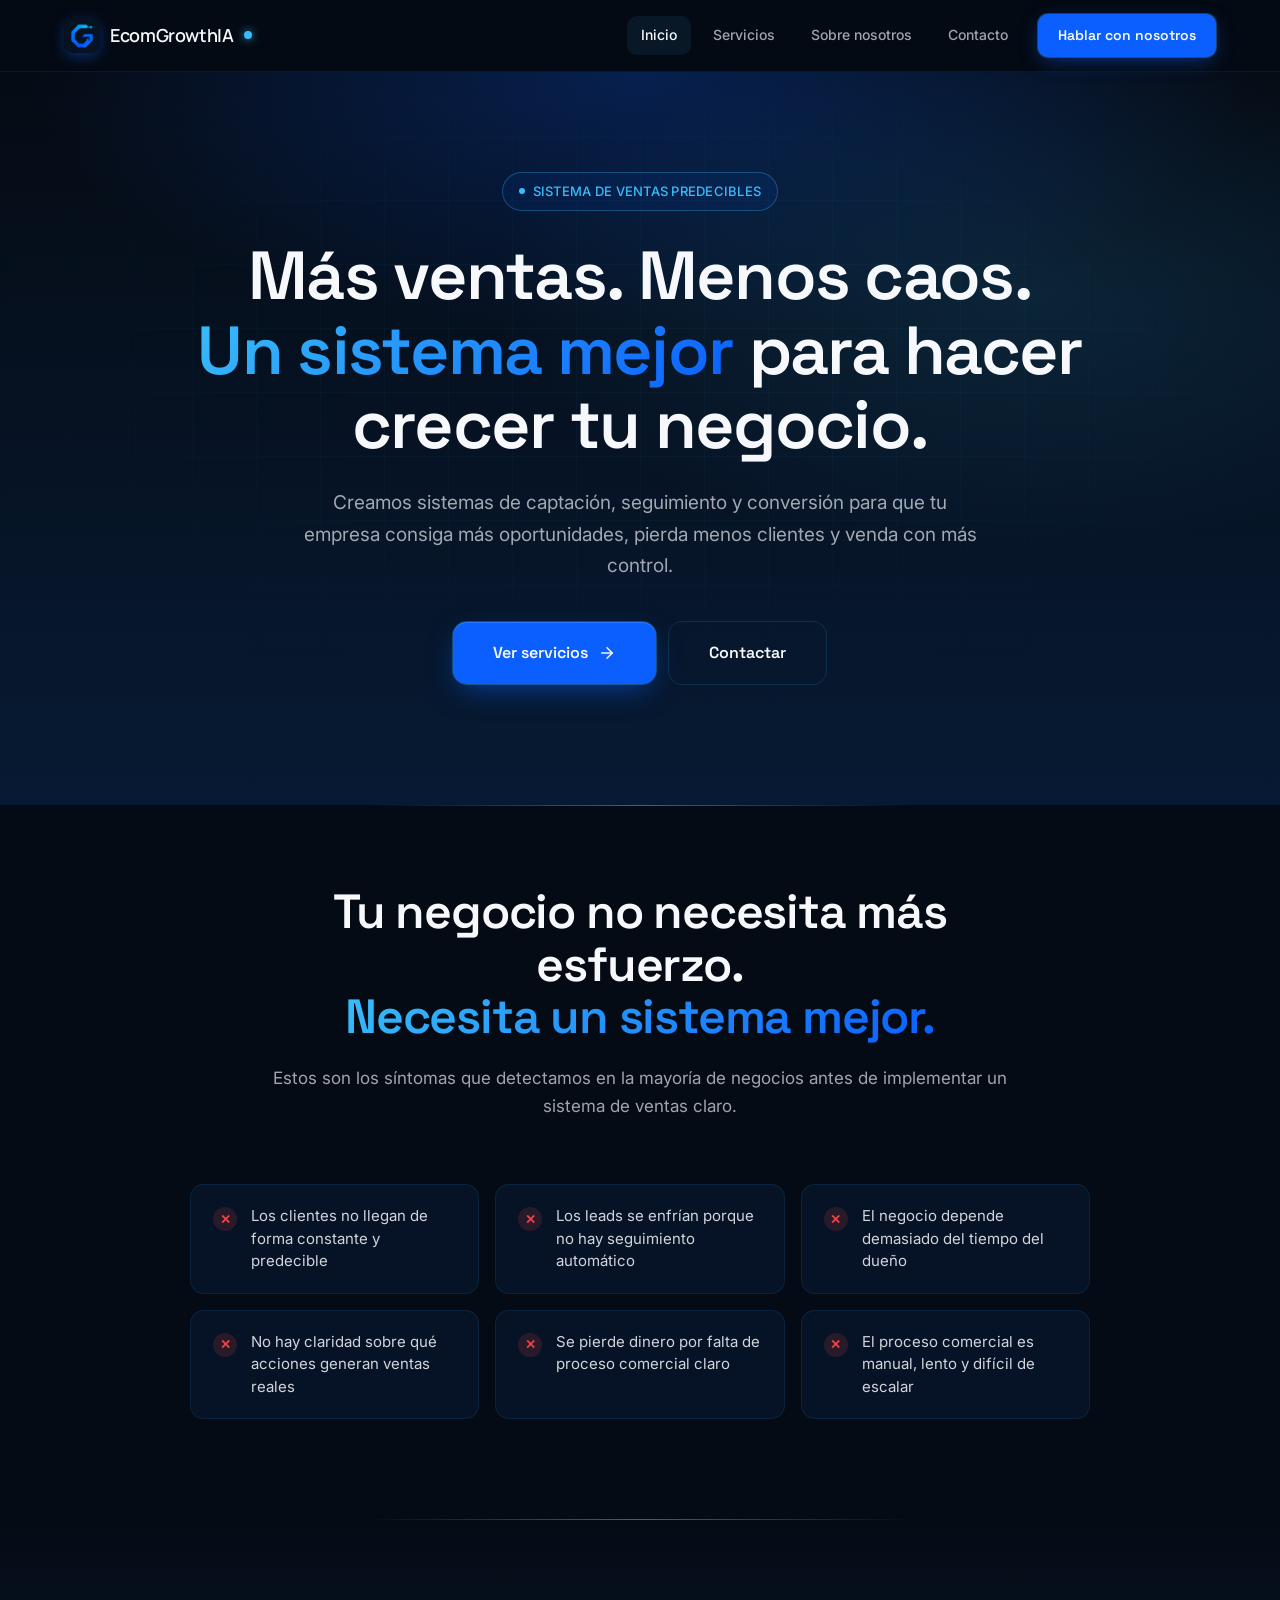
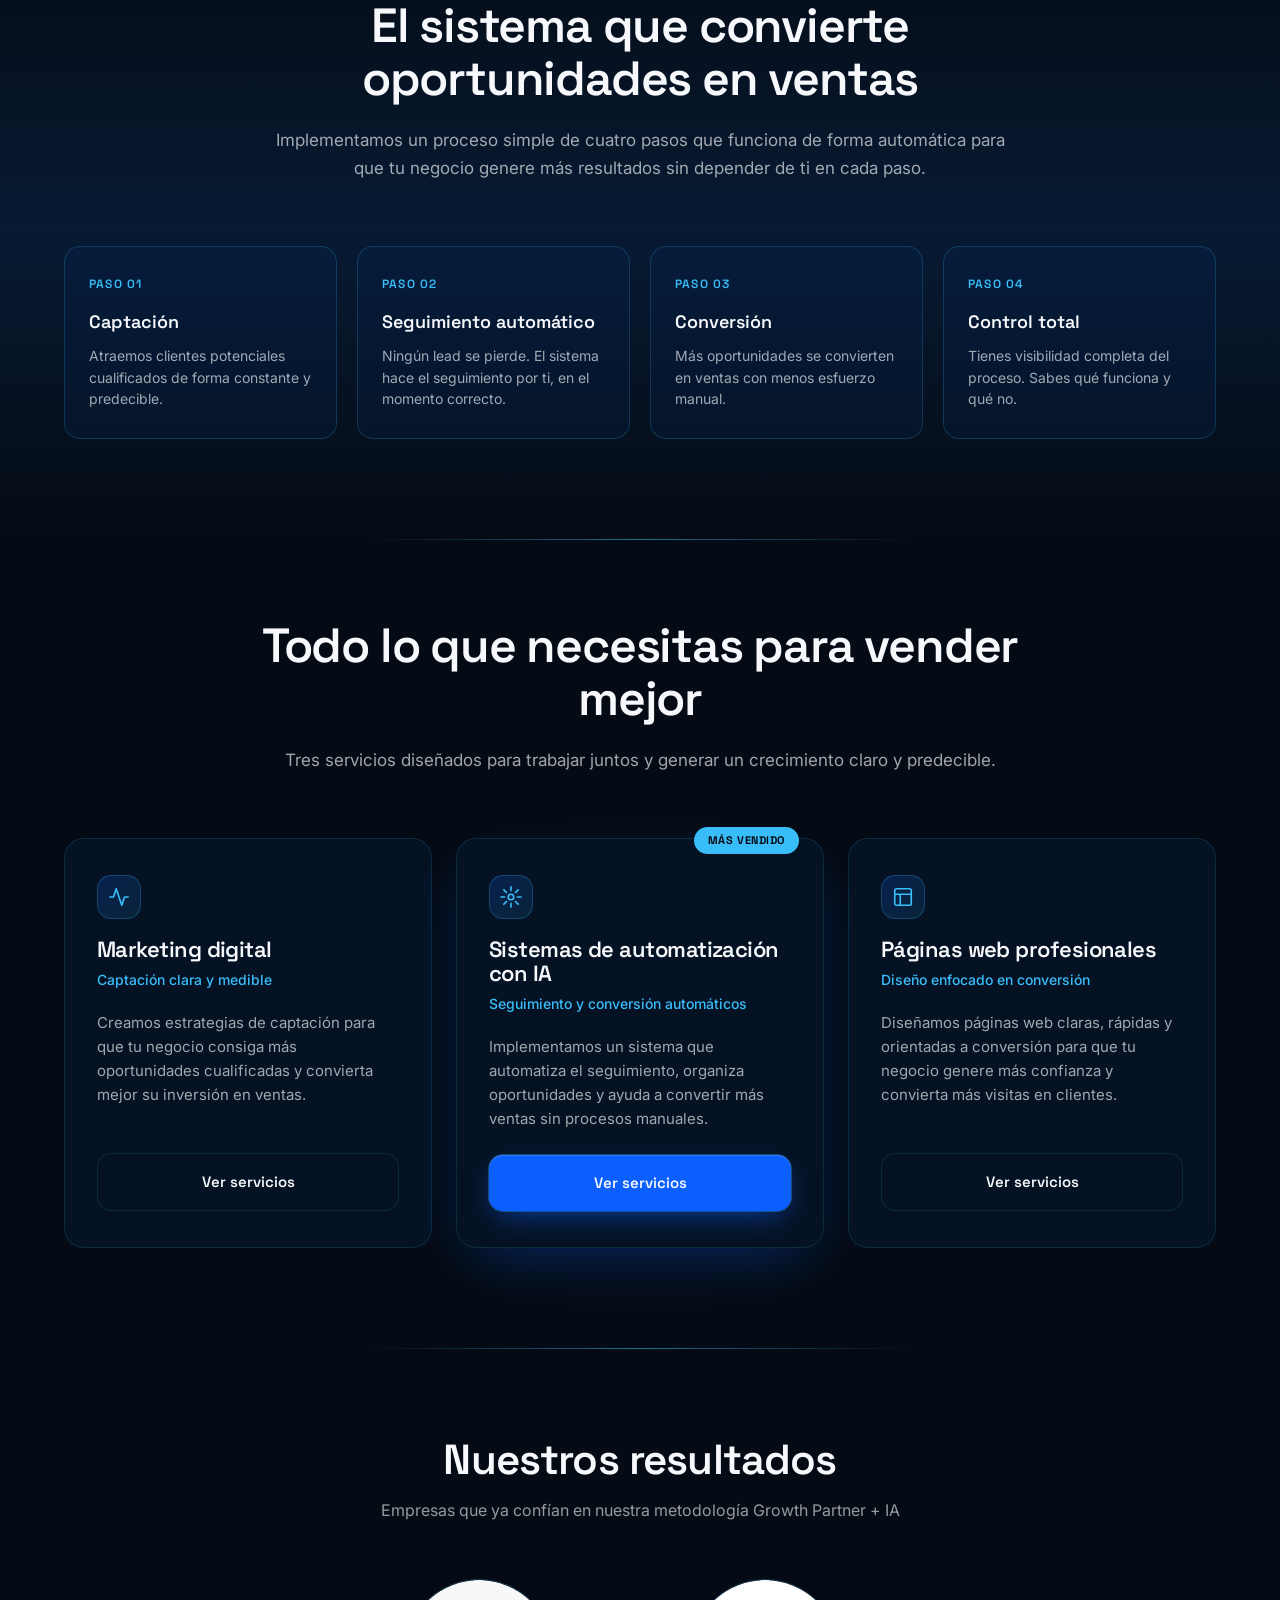
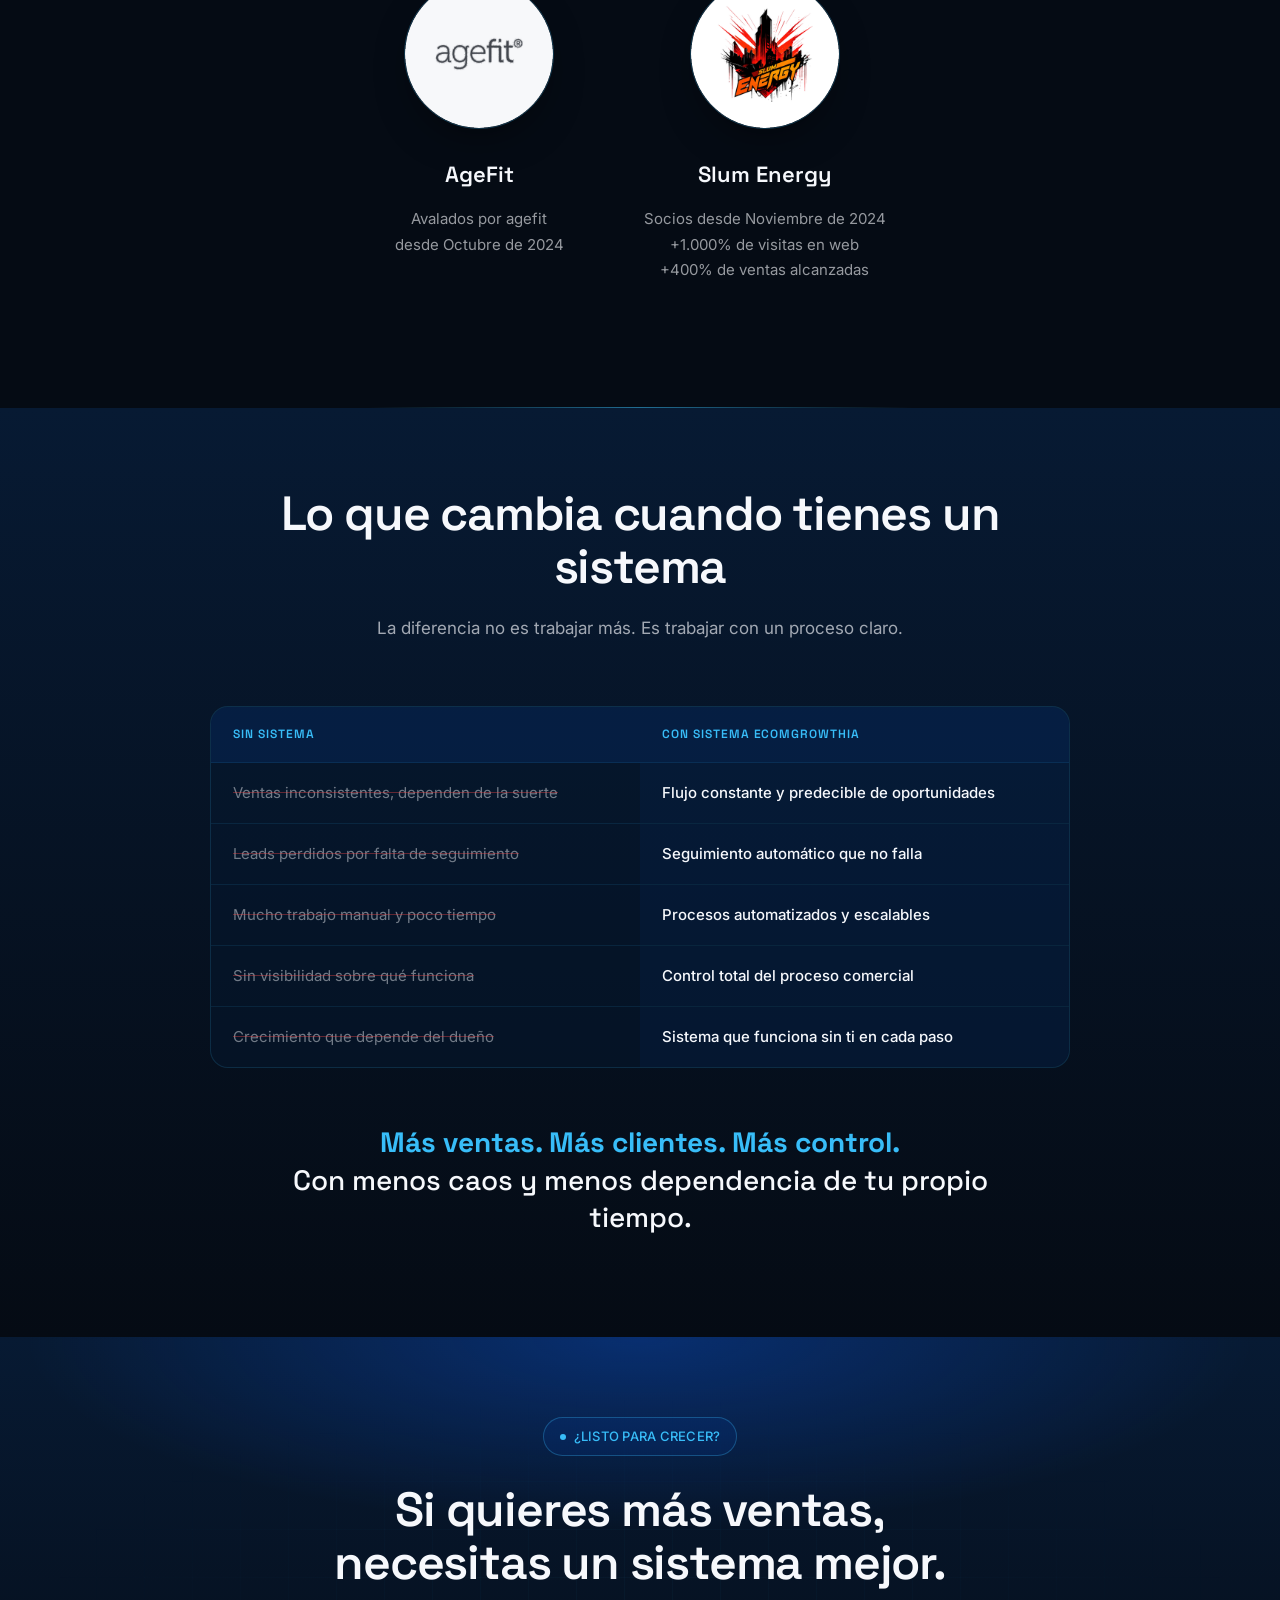
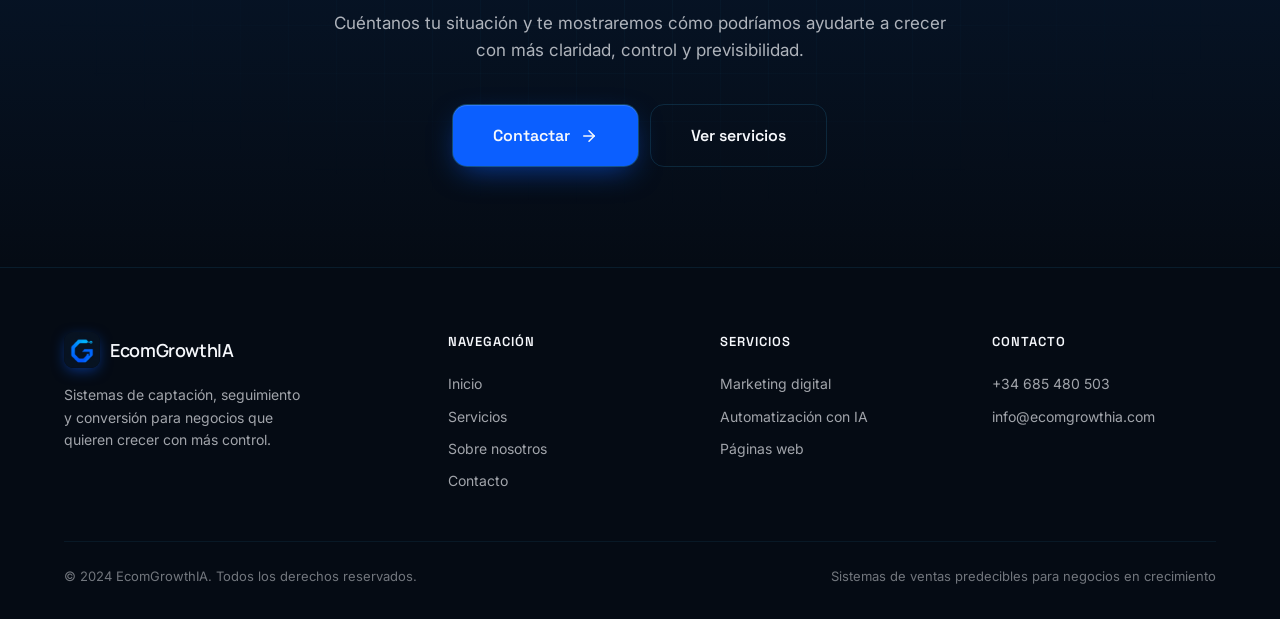
<file: index.html>
<!DOCTYPE html>
<html lang="es">
<head>
  <meta charset="UTF-8">
  <meta name="viewport" content="width=device-width, initial-scale=1.0">
  <title>EcomGrowthIA — Más ventas. Menos caos. Un sistema mejor para tu negocio.</title>
  <meta name="description" content="Creamos sistemas de captación, seguimiento y conversión para que tu empresa consiga más oportunidades, pierda menos clientes y venda con más control.">
  <link rel="icon" href="wp-content/uploads/2026/05/cropped-logo_sin_fondo_recortado-32x32.png" sizes="32x32">
  <link rel="preconnect" href="https://fonts.googleapis.com">
  <link rel="preconnect" href="https://fonts.gstatic.com" crossorigin>
  <link href="https://fonts.googleapis.com/css2?family=Manrope:wght@600;700&amp;family=Space+Grotesk:wght@500;600;700&amp;family=Inter:wght@400;500;600&amp;display=swap" rel="stylesheet">
  <link rel="stylesheet" href="assets/css/site.css">
<style>
    /* === CASOS DE ÉXITO (extraído de landing) === */
    .aima-cases {
      margin-top: 0;
      padding-top: 8px;
      text-align: center;
    }
    .aima-cases-eyebrow {
      display: inline-block;
      font-family: var(--f-head);
      font-size: 13px;
      font-weight: 600;
      color: var(--c-accent);
      text-transform: uppercase;
      letter-spacing: 0.12em;
      margin-bottom: 16px;
      position: relative;
    }
    .aima-cases-title {
      font-family: var(--f-head);
      font-size: clamp(28px, 4vw, 42px);
      font-weight: 600;
      color: #F6F8FC;
      margin-bottom: 14px;
      letter-spacing: -0.02em;
    }
    .aima-cases-sub {
      font-size: 16px;
      color: rgba(246,248,252,0.6);
      margin-bottom: 56px;
    }
    .aima-cases-grid {
      display: flex;
      justify-content: center;
      flex-wrap: wrap;
      gap: 80px;
      margin-bottom: 24px;
    }
    .aima-case {
      display: flex;
      flex-direction: column;
      align-items: center;
      max-width: 320px;
    }
    .aima-case-logo {
      width: 150px;
      height: 150px;
      border-radius: 50%;
      overflow: hidden;
      border: 1px solid rgba(56,189,248,0.25);
      box-shadow: 0 16px 40px -16px rgba(0,0,0,0.6);
      margin-bottom: 28px;
      transition: transform 0.3s ease, box-shadow 0.3s ease;
    }
    .aima-case-logo:hover {
      transform: translateY(-4px);
      box-shadow: 0 24px 50px -16px rgba(11,95,255,0.5);
    }
    .aima-case-logo img {
      width: 100%;
      height: 100%;
      object-fit: cover;
      display: block;
    }
    .aima-case-name {
      font-family: var(--f-head);
      font-size: 22px;
      font-weight: 600;
      color: #F6F8FC;
      margin-bottom: 14px;
    }
    .aima-case-desc {
      font-size: 15px;
      color: rgba(246,248,252,0.6);
      line-height: 1.7;
    }
    @media (max-width: 600px) {
      .aima-cases-grid { gap: 48px; }
    }
</style>
</head>
<body>

  <!-- ===== NAVBAR ===== -->
  <nav class="navbar" role="navigation" aria-label="Navegación principal">
    <div class="navbar__inner">
      <a href="index.html" class="navbar__logo" aria-label="EcomGrowthIA — Inicio">
        <img src="wp-content/uploads/2026/05/cropped-logo_sin_fondo_recortado-192x192.png" alt="Logo EcomGrowthIA" width="36" height="36">
        EcomGrowthIA
        <span class="navbar__logo-dot" aria-hidden="true"></span>
      </a>
      <div class="navbar__nav" role="menubar">
        <a href="index.html" class="navbar__link" role="menuitem">Inicio</a>
        <a href="servicios.html" class="navbar__link" role="menuitem">Servicios</a>
        <a href="sobre-nosotros.html" class="navbar__link" role="menuitem">Sobre nosotros</a>
        <a href="contacto.html" class="navbar__link" role="menuitem">Contacto</a>
        <a href="contacto.html" class="navbar__cta">Hablar con nosotros</a>
      </div>
      <button class="navbar__hamburger" aria-label="Abrir menú" aria-expanded="false">
        <span></span><span></span><span></span>
      </button>
    </div>
  </nav>

  <!-- Mobile Menu -->
  <div class="navbar__mobile" role="menu" aria-label="Menú móvil">
    <a href="index.html" class="navbar__link" role="menuitem">Inicio</a>
    <a href="servicios.html" class="navbar__link" role="menuitem">Servicios</a>
    <a href="sobre-nosotros.html" class="navbar__link" role="menuitem">Sobre nosotros</a>
    <a href="contacto.html" class="navbar__link" role="menuitem">Contacto</a>
    <a href="contacto.html" class="navbar__cta">Hablar con nosotros</a>
  </div>

  <main>

    <!-- ===== HERO ===== -->
    <section class="hero" aria-labelledby="hero-title">
      <div class="container">
        <div class="hero__inner">
          <div class="eyebrow anim anim-1">Sistema de ventas predecibles</div>
          <h1 class="h1 anim anim-2" id="hero-title">
            Más ventas. Menos caos.<br><em>Un sistema mejor</em> para hacer crecer tu negocio.
          </h1>
          <p class="hero__sub anim anim-3">
            Creamos sistemas de captación, seguimiento y conversión para que tu empresa consiga más oportunidades, pierda menos clientes y venda con más control.
          </p>
          <div class="btn-group anim anim-4">
            <a href="servicios.html" class="btn btn--primary btn--lg">
              Ver servicios
              <svg width="18" height="18" viewBox="0 0 24 24" fill="none" stroke="currentColor" stroke-width="2" stroke-linecap="round" stroke-linejoin="round" aria-hidden="true"><line x1="5" y1="12" x2="19" y2="12"/><polyline points="12 5 19 12 12 19"/></svg>
            </a>
            <a href="contacto.html" class="btn btn--ghost btn--lg">Contactar</a>
          </div>
        </div>
      </div>
    </section>

    <hr class="divider">

    <!-- ===== PROBLEMA ===== -->
    <section class="section" aria-labelledby="problem-title">
      <div class="container">
        <div class="section-header">
          <h2 class="h2 reveal" id="problem-title">
            Tu negocio no necesita más esfuerzo.<br><em>Necesita un sistema mejor.</em>
          </h2>
          <p class="section-sub reveal">
            Estos son los síntomas que detectamos en la mayoría de negocios antes de implementar un sistema de ventas claro.
          </p>
        </div>

        <div class="pain-grid">
          <div class="pain-item reveal">
            <span class="pain-icon" aria-hidden="true">✕</span>
            <span class="pain-text">Los clientes no llegan de forma constante y predecible</span>
          </div>
          <div class="pain-item reveal">
            <span class="pain-icon" aria-hidden="true">✕</span>
            <span class="pain-text">Los leads se enfrían porque no hay seguimiento automático</span>
          </div>
          <div class="pain-item reveal">
            <span class="pain-icon" aria-hidden="true">✕</span>
            <span class="pain-text">El negocio depende demasiado del tiempo del dueño</span>
          </div>
          <div class="pain-item reveal">
            <span class="pain-icon" aria-hidden="true">✕</span>
            <span class="pain-text">No hay claridad sobre qué acciones generan ventas reales</span>
          </div>
          <div class="pain-item reveal">
            <span class="pain-icon" aria-hidden="true">✕</span>
            <span class="pain-text">Se pierde dinero por falta de proceso comercial claro</span>
          </div>
          <div class="pain-item reveal">
            <span class="pain-icon" aria-hidden="true">✕</span>
            <span class="pain-text">El proceso comercial es manual, lento y difícil de escalar</span>
          </div>
        </div>
      </div>
    </section>

    <hr class="divider">

    <!-- ===== SOLUCIÓN ===== -->
    <section class="section section--alt" aria-labelledby="solution-title">
      <div class="container">
        <div class="section-header">
          <h2 class="h2 reveal" id="solution-title">El sistema que convierte oportunidades en ventas</h2>
          <p class="section-sub reveal">
            Implementamos un proceso simple de cuatro pasos que funciona de forma automática para que tu negocio genere más resultados sin depender de ti en cada paso.
          </p>
        </div>

        <div class="steps-grid">
          <div class="step-card reveal">
            <span class="step-num">Paso 01</span>
            <div class="step-title">Captación</div>
            <p class="step-desc">Atraemos clientes potenciales cualificados de forma constante y predecible.</p>
          </div>
          <div class="step-card reveal">
            <span class="step-num">Paso 02</span>
            <div class="step-title">Seguimiento automático</div>
            <p class="step-desc">Ningún lead se pierde. El sistema hace el seguimiento por ti, en el momento correcto.</p>
          </div>
          <div class="step-card reveal">
            <span class="step-num">Paso 03</span>
            <div class="step-title">Conversión</div>
            <p class="step-desc">Más oportunidades se convierten en ventas con menos esfuerzo manual.</p>
          </div>
          <div class="step-card reveal">
            <span class="step-num">Paso 04</span>
            <div class="step-title">Control total</div>
            <p class="step-desc">Tienes visibilidad completa del proceso. Sabes qué funciona y qué no.</p>
          </div>
        </div>
      </div>
    </section>

    <hr class="divider">

    <!-- ===== SERVICIOS RESUMIDOS ===== -->
    <section class="section" aria-labelledby="services-title">
      <div class="container">
        <div class="section-header">
          <h2 class="h2 reveal" id="services-title">Todo lo que necesitas para vender mejor</h2>
          <p class="section-sub reveal">
            Tres servicios diseñados para trabajar juntos y generar un crecimiento claro y predecible.
          </p>
        </div>

        <div class="services-grid">
          <!-- Card 1 -->
          <article class="service-card card--spotlight reveal">
            <div class="card__icon" aria-hidden="true">
              <svg width="22" height="22" viewBox="0 0 24 24" fill="none" stroke="currentColor" stroke-width="1.8" stroke-linecap="round" stroke-linejoin="round"><path d="M22 12h-4l-3 9L9 3l-3 9H2"/></svg>
            </div>
            <h3 class="service-card__name">Marketing digital</h3>
            <p class="service-card__tagline">Captación clara y medible</p>
            <p class="service-card__desc">
              Creamos estrategias de captación para que tu negocio consiga más oportunidades cualificadas y convierta mejor su inversión en ventas.
            </p>
            <a href="servicios.html" class="btn btn--ghost">Ver servicios</a>
          </article>

          <!-- Card 2 — Destacada -->
          <article class="service-card card--spotlight card--featured reveal">
            <div class="service-badge">Más vendido</div>
            <div class="card__icon" aria-hidden="true">
              <svg width="22" height="22" viewBox="0 0 24 24" fill="none" stroke="currentColor" stroke-width="1.8" stroke-linecap="round" stroke-linejoin="round"><circle cx="12" cy="12" r="3"/><path d="M12 1v4M12 19v4M4.22 4.22l2.83 2.83M16.95 16.95l2.83 2.83M1 12h4M19 12h4M4.22 19.78l2.83-2.83M16.95 7.05l2.83-2.83"/></svg>
            </div>
            <h3 class="service-card__name">Sistemas de automatización con IA</h3>
            <p class="service-card__tagline">Seguimiento y conversión automáticos</p>
            <p class="service-card__desc">
              Implementamos un sistema que automatiza el seguimiento, organiza oportunidades y ayuda a convertir más ventas sin procesos manuales.
            </p>
            <a href="servicios.html#automatizacion" class="btn btn--primary">Ver servicios</a>
          </article>

          <!-- Card 3 -->
          <article class="service-card card--spotlight reveal">
            <div class="card__icon" aria-hidden="true">
              <svg width="22" height="22" viewBox="0 0 24 24" fill="none" stroke="currentColor" stroke-width="1.8" stroke-linecap="round" stroke-linejoin="round"><rect x="3" y="3" width="18" height="18" rx="2"/><path d="M3 9h18M9 21V9"/></svg>
            </div>
            <h3 class="service-card__name">Páginas web profesionales</h3>
            <p class="service-card__tagline">Diseño enfocado en conversión</p>
            <p class="service-card__desc">
              Diseñamos páginas web claras, rápidas y orientadas a conversión para que tu negocio genere más confianza y convierta más visitas en clientes.
            </p>
            <a href="servicios.html" class="btn btn--ghost">Ver servicios</a>
          </article>
        </div>
      </div>
    </section>


    <hr class="divider">

    <!-- ===== CASOS DE ÉXITO ===== -->
    <section class="section" aria-labelledby="cases-title">
      <div class="container">
        <div class="aima-cases">
      <h3 class="aima-cases-title">Nuestros resultados</h3>
      <p class="aima-cases-sub">Empresas que ya confían en nuestra metodología Growth Partner + IA</p>

      <div class="aima-cases-grid">
        <div class="aima-case">
          <div class="aima-case-logo"><img decoding="async" src="[data-uri]" alt="AgeFit"></div>
          <div class="aima-case-name">AgeFit</div>
          <p class="aima-case-desc">Avalados por agefit<br>desde Octubre de 2024</p>
        </div>
        <div class="aima-case">
          <div class="aima-case-logo"><img decoding="async" src="[data-uri]" alt="Slum Energy"></div>
          <div class="aima-case-name">Slum Energy</div>
          <p class="aima-case-desc">Socios desde Noviembre de 2024<br>+1.000% de visitas en web<br>+400% de ventas alcanzadas</p>
        </div>
      </div>
    </div>
      </div>
    </section>

    <hr class="divider">

    <!-- ===== ANTES / DESPUÉS ===== -->
    <section class="section section--dark" aria-labelledby="ba-title">
      <div class="container">
        <div class="section-header">
          <h2 class="h2 reveal" id="ba-title">Lo que cambia cuando tienes un sistema</h2>
          <p class="section-sub reveal">La diferencia no es trabajar más. Es trabajar con un proceso claro.</p>
        </div>

        <div class="ba-table reveal" role="table" aria-label="Comparativa antes y después">
          <div class="ba-row ba-row--header" role="row">
            <div class="ba-cell ba-cell--label" role="columnheader">Sin sistema</div>
            <div class="ba-cell ba-cell--label" role="columnheader">Con sistema EcomGrowthIA</div>
          </div>
          <div class="ba-row" role="row">
            <div class="ba-cell ba-cell--before" role="cell">Ventas inconsistentes, dependen de la suerte</div>
            <div class="ba-cell ba-cell--after" role="cell">Flujo constante y predecible de oportunidades</div>
          </div>
          <div class="ba-row" role="row">
            <div class="ba-cell ba-cell--before" role="cell">Leads perdidos por falta de seguimiento</div>
            <div class="ba-cell ba-cell--after" role="cell">Seguimiento automático que no falla</div>
          </div>
          <div class="ba-row" role="row">
            <div class="ba-cell ba-cell--before" role="cell">Mucho trabajo manual y poco tiempo</div>
            <div class="ba-cell ba-cell--after" role="cell">Procesos automatizados y escalables</div>
          </div>
          <div class="ba-row" role="row">
            <div class="ba-cell ba-cell--before" role="cell">Sin visibilidad sobre qué funciona</div>
            <div class="ba-cell ba-cell--after" role="cell">Control total del proceso comercial</div>
          </div>
          <div class="ba-row" role="row">
            <div class="ba-cell ba-cell--before" role="cell">Crecimiento que depende del dueño</div>
            <div class="ba-cell ba-cell--after" role="cell">Sistema que funciona sin ti en cada paso</div>
          </div>
        </div>

        <p class="strong-phrase reveal">
          <strong>Más ventas. Más clientes. Más control.</strong><br>
          Con menos caos y menos dependencia de tu propio tiempo.
        </p>
      </div>
    </section>

    <!-- ===== CTA FINAL ===== -->
    <section class="section cta-section" aria-labelledby="cta-title">
      <div class="container">
        <div class="cta-section__inner">
          <div class="eyebrow reveal">¿Listo para crecer?</div>
          <h2 class="h2 reveal" id="cta-title">Si quieres más ventas, necesitas un sistema mejor.</h2>
          <p class="cta-section__sub reveal">
            Cuéntanos tu situación y te mostraremos cómo podríamos ayudarte a crecer con más claridad, control y previsibilidad.
          </p>
          <div class="btn-group reveal">
            <a href="contacto.html" class="btn btn--primary btn--lg">
              Contactar
              <svg width="18" height="18" viewBox="0 0 24 24" fill="none" stroke="currentColor" stroke-width="2" stroke-linecap="round" stroke-linejoin="round" aria-hidden="true"><line x1="5" y1="12" x2="19" y2="12"/><polyline points="12 5 19 12 12 19"/></svg>
            </a>
            <a href="servicios.html" class="btn btn--ghost btn--lg">Ver servicios</a>
          </div>
        </div>
      </div>
    </section>

  </main>

  <!-- ===== FOOTER ===== -->
  <footer class="footer" role="contentinfo">
    <div class="container">
      <div class="footer__grid">
        <div class="footer__brand">
          <a href="index.html" class="navbar__logo" aria-label="EcomGrowthIA">
            <img src="wp-content/uploads/2026/05/cropped-logo_sin_fondo_recortado-192x192.png" alt="Logo EcomGrowthIA" width="32" height="32">
            EcomGrowthIA
          </a>
          <p class="footer__tagline mt-16">
            Sistemas de captación, seguimiento y conversión para negocios que quieren crecer con más control.
          </p>
        </div>
        <div>
          <p class="footer__col-title">Navegación</p>
          <nav class="footer__links" aria-label="Navegación del pie de página">
            <a href="index.html" class="footer__link">Inicio</a>
            <a href="servicios.html" class="footer__link">Servicios</a>
            <a href="sobre-nosotros.html" class="footer__link">Sobre nosotros</a>
            <a href="contacto.html" class="footer__link">Contacto</a>
          </nav>
        </div>
        <div>
          <p class="footer__col-title">Servicios</p>
          <nav class="footer__links" aria-label="Servicios">
            <a href="servicios.html#marketing" class="footer__link">Marketing digital</a>
            <a href="servicios.html#automatizacion" class="footer__link">Automatización con IA</a>
            <a href="servicios.html#webs" class="footer__link">Páginas web</a>
          </nav>
        </div>
        <div>
          <p class="footer__col-title">Contacto</p>
          <div class="footer__links">
            <a href="tel:+34685480503" class="footer__link">+34 685 480 503</a>
            <a href="mailto:info@ecomgrowthia.com" class="footer__link">info@ecomgrowthia.com</a>
          </div>
        </div>
      </div>
      <div class="footer__bottom">
        <span>© 2024 EcomGrowthIA. Todos los derechos reservados.</span>
        <span>Sistemas de ventas predecibles para negocios en crecimiento</span>
      </div>
    </div>
  </footer>

  <script src="assets/js/site.js"></script>
</body>
</html>
</file>
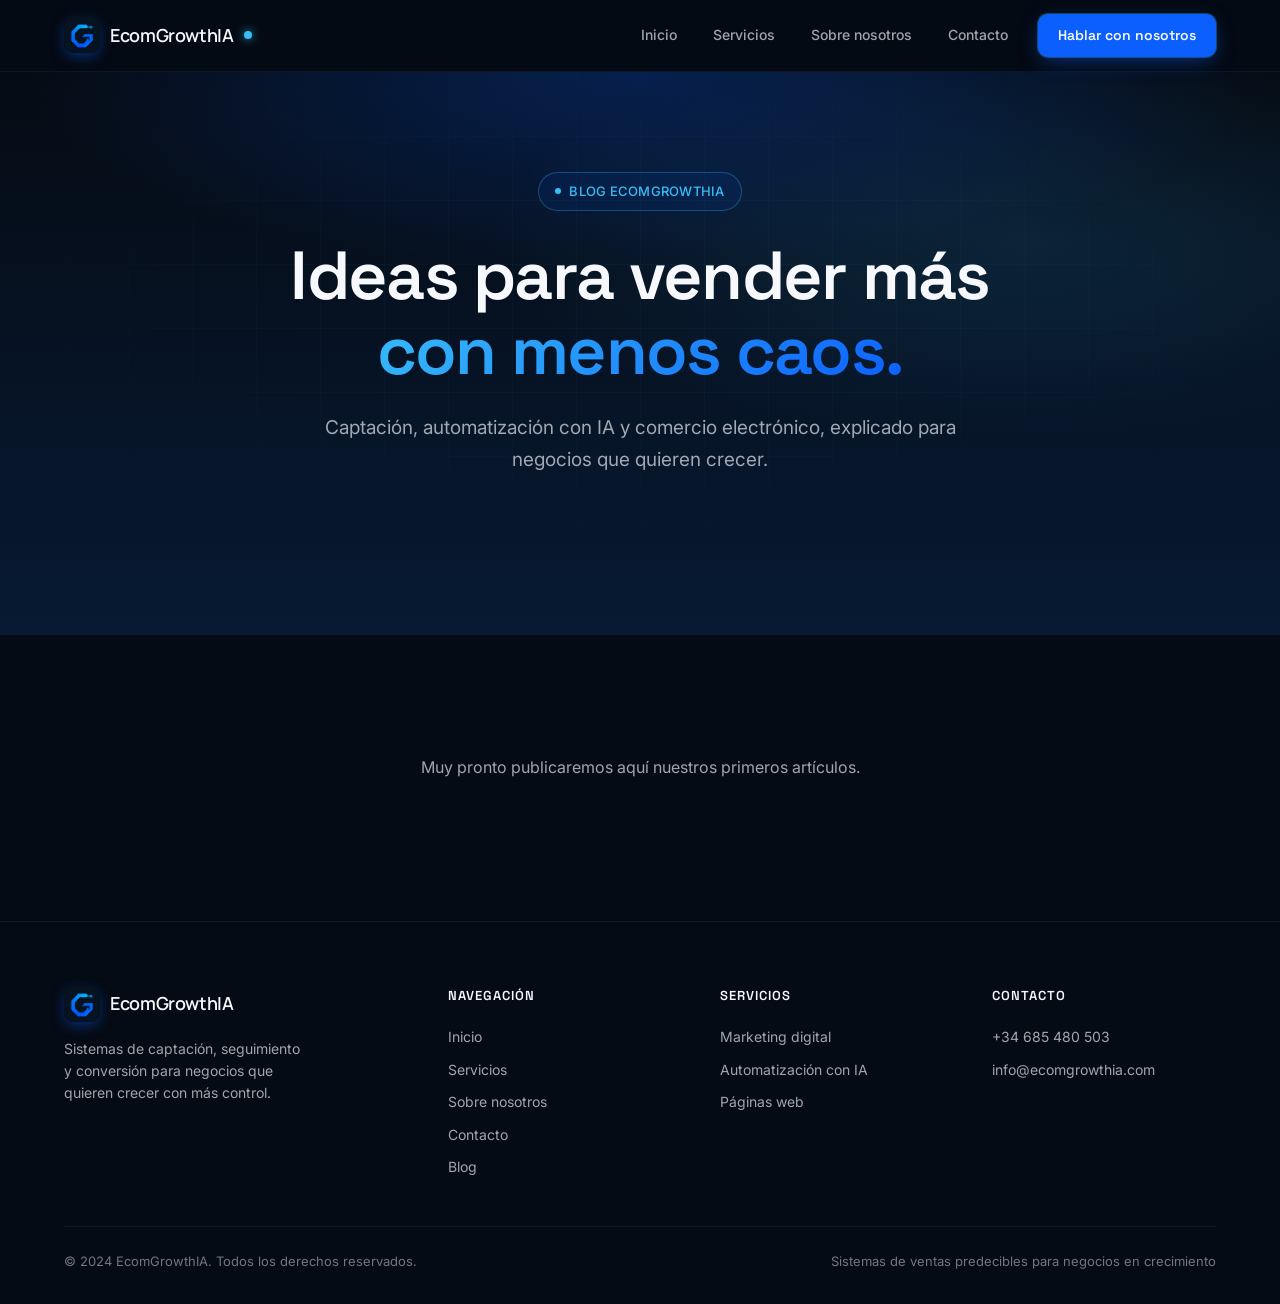
<file: blog/index.html>
<!DOCTYPE html>
<html lang="es">
<head>
  <meta charset="UTF-8">
  <meta name="viewport" content="width=device-width, initial-scale=1.0">
  <link rel="icon" href="/wp-content/uploads/2026/05/cropped-logo_sin_fondo_recortado-32x32.png" sizes="32x32">
  <link rel="preconnect" href="https://fonts.googleapis.com">
  <link rel="preconnect" href="https://fonts.gstatic.com" crossorigin>
  <link href="https://fonts.googleapis.com/css2?family=Manrope:wght@600;700&amp;family=Space+Grotesk:wght@500;600;700&amp;family=Inter:wght@400;500;600&amp;display=swap" rel="stylesheet">
  <link rel="stylesheet" href="/assets/css/site.css">
  <title>Blog | EcomGrowthIA</title>
  <meta name="description" content="Artículos sobre captación de clientes, automatización con IA y comercio electrónico para negocios que quieren crecer con más control.">
  <meta name="robots" content="noindex, follow">
  <meta name="author" content="EcomGrowthIA">
  <link rel="canonical" href="https://www.ecomgrowthia.com/blog">
  <meta property="og:type" content="website">
  <meta property="og:title" content="Blog | EcomGrowthIA">
  <meta property="og:description" content="Artículos sobre captación de clientes, automatización con IA y comercio electrónico para negocios que quieren crecer con más control.">
  <meta property="og:url" content="https://www.ecomgrowthia.com/blog">
  <meta property="og:image" content="https://www.ecomgrowthia.com/wp-content/uploads/2026/05/cropped-logo_sin_fondo_recortado-192x192.png">
  <meta property="og:locale" content="es_ES">
  <meta property="og:site_name" content="EcomGrowthIA">
  <meta name="twitter:card" content="summary_large_image">
  <meta name="twitter:title" content="Blog | EcomGrowthIA">
  <meta name="twitter:description" content="Artículos sobre captación de clientes, automatización con IA y comercio electrónico para negocios que quieren crecer con más control.">
  <meta name="twitter:image" content="https://www.ecomgrowthia.com/wp-content/uploads/2026/05/cropped-logo_sin_fondo_recortado-192x192.png">

  <style>
    .blog-lista { display: grid; grid-template-columns: repeat(auto-fill, minmax(300px, 1fr)); gap: 24px; }
    .blog-card { display: flex; flex-direction: column; background: var(--c-card); border: 1px solid var(--c-border); border-radius: var(--r-xl); overflow: hidden; text-decoration: none; transition: border-color .2s, background .2s; }
    .blog-card:hover { border-color: var(--c-accent); background: var(--c-card-hover); }
    .blog-card img { width: 100%; aspect-ratio: 1200 / 627; object-fit: cover; }
    .blog-card__cuerpo { padding: 24px; }
    .blog-card__fecha { color: var(--c-text-dim); font-size: 13px; }
    .blog-card__titulo { font-family: var(--f-head); color: var(--c-text); font-size: 20px; line-height: 1.3; margin: 8px 0 10px; }
    .blog-card__resumen { color: var(--c-text-muted); font-size: 15px; line-height: 1.6; margin: 0; }
    .blog-vacio { text-align: center; color: var(--c-text-muted); padding: 40px 0; }
  </style>
</head>
<body>
  <nav class="navbar" role="navigation" aria-label="Navegación principal">
    <div class="navbar__inner">
      <a href="/" class="navbar__logo" aria-label="EcomGrowthIA — Inicio">
        <img src="/wp-content/uploads/2026/05/cropped-logo_sin_fondo_recortado-192x192.png" alt="Logo EcomGrowthIA" width="36" height="36">
        EcomGrowthIA
        <span class="navbar__logo-dot" aria-hidden="true"></span>
      </a>
      <div class="navbar__nav" role="menubar">
        <a href="/" class="navbar__link" role="menuitem">Inicio</a>
        <a href="/servicios" class="navbar__link" role="menuitem">Servicios</a>
        <a href="/sobre-nosotros" class="navbar__link" role="menuitem">Sobre nosotros</a>
        <a href="/contacto" class="navbar__link" role="menuitem">Contacto</a>
        <a href="/contacto" class="navbar__cta">Hablar con nosotros</a>
      </div>
      <button class="navbar__hamburger" aria-label="Abrir menú" aria-expanded="false">
        <span></span><span></span><span></span>
      </button>
    </div>
  </nav>
  <main>
    <section class="hero" aria-labelledby="blog-titulo">
      <div class="container">
        <div class="hero__inner">
          <div class="eyebrow anim anim-1">Blog EcomGrowthIA</div>
          <h1 class="h1 anim anim-2" id="blog-titulo">Ideas para vender más<br><em>con menos caos.</em></h1>
          <p class="hero__sub anim anim-3">Captación, automatización con IA y comercio electrónico, explicado para negocios que quieren crecer.</p>
        </div>
      </div>
    </section>
    <section class="section">
      <div class="container">
        <p class="blog-vacio">Muy pronto publicaremos aquí nuestros primeros artículos.</p>
      </div>
    </section>
  </main>
  <footer class="footer" role="contentinfo">
    <div class="container">
      <div class="footer__grid">
        <div class="footer__brand">
          <a href="/" class="navbar__logo">
            <img src="/wp-content/uploads/2026/05/cropped-logo_sin_fondo_recortado-192x192.png" alt="Logo EcomGrowthIA" width="32" height="32">
            EcomGrowthIA
          </a>
          <p class="footer__tagline mt-16">Sistemas de captación, seguimiento y conversión para negocios que quieren crecer con más control.</p>
        </div>
        <div>
          <p class="footer__col-title">Navegación</p>
          <nav class="footer__links" aria-label="Pie de página">
            <a href="/" class="footer__link">Inicio</a>
            <a href="/servicios" class="footer__link">Servicios</a>
            <a href="/sobre-nosotros" class="footer__link">Sobre nosotros</a>
            <a href="/contacto" class="footer__link">Contacto</a>
            <a href="/blog" class="footer__link">Blog</a>
          </nav>
        </div>
        <div>
          <p class="footer__col-title">Servicios</p>
          <nav class="footer__links" aria-label="Servicios">
            <a href="/servicios#marketing" class="footer__link">Marketing digital</a>
            <a href="/servicios#automatizacion" class="footer__link">Automatización con IA</a>
            <a href="/servicios#webs" class="footer__link">Páginas web</a>
          </nav>
        </div>
        <div>
          <p class="footer__col-title">Contacto</p>
          <div class="footer__links">
            <a href="tel:+34685480503" class="footer__link">+34 685 480 503</a>
            <a href="mailto:info@ecomgrowthia.com" class="footer__link">info@ecomgrowthia.com</a>
          </div>
        </div>
      </div>
      <div class="footer__bottom">
        <span>© 2024 EcomGrowthIA. Todos los derechos reservados.</span>
        <span>Sistemas de ventas predecibles para negocios en crecimiento</span>
      </div>
    </div>
  </footer>
  <script src="/assets/js/site.js" defer></script>
</body>
</html>
</file>
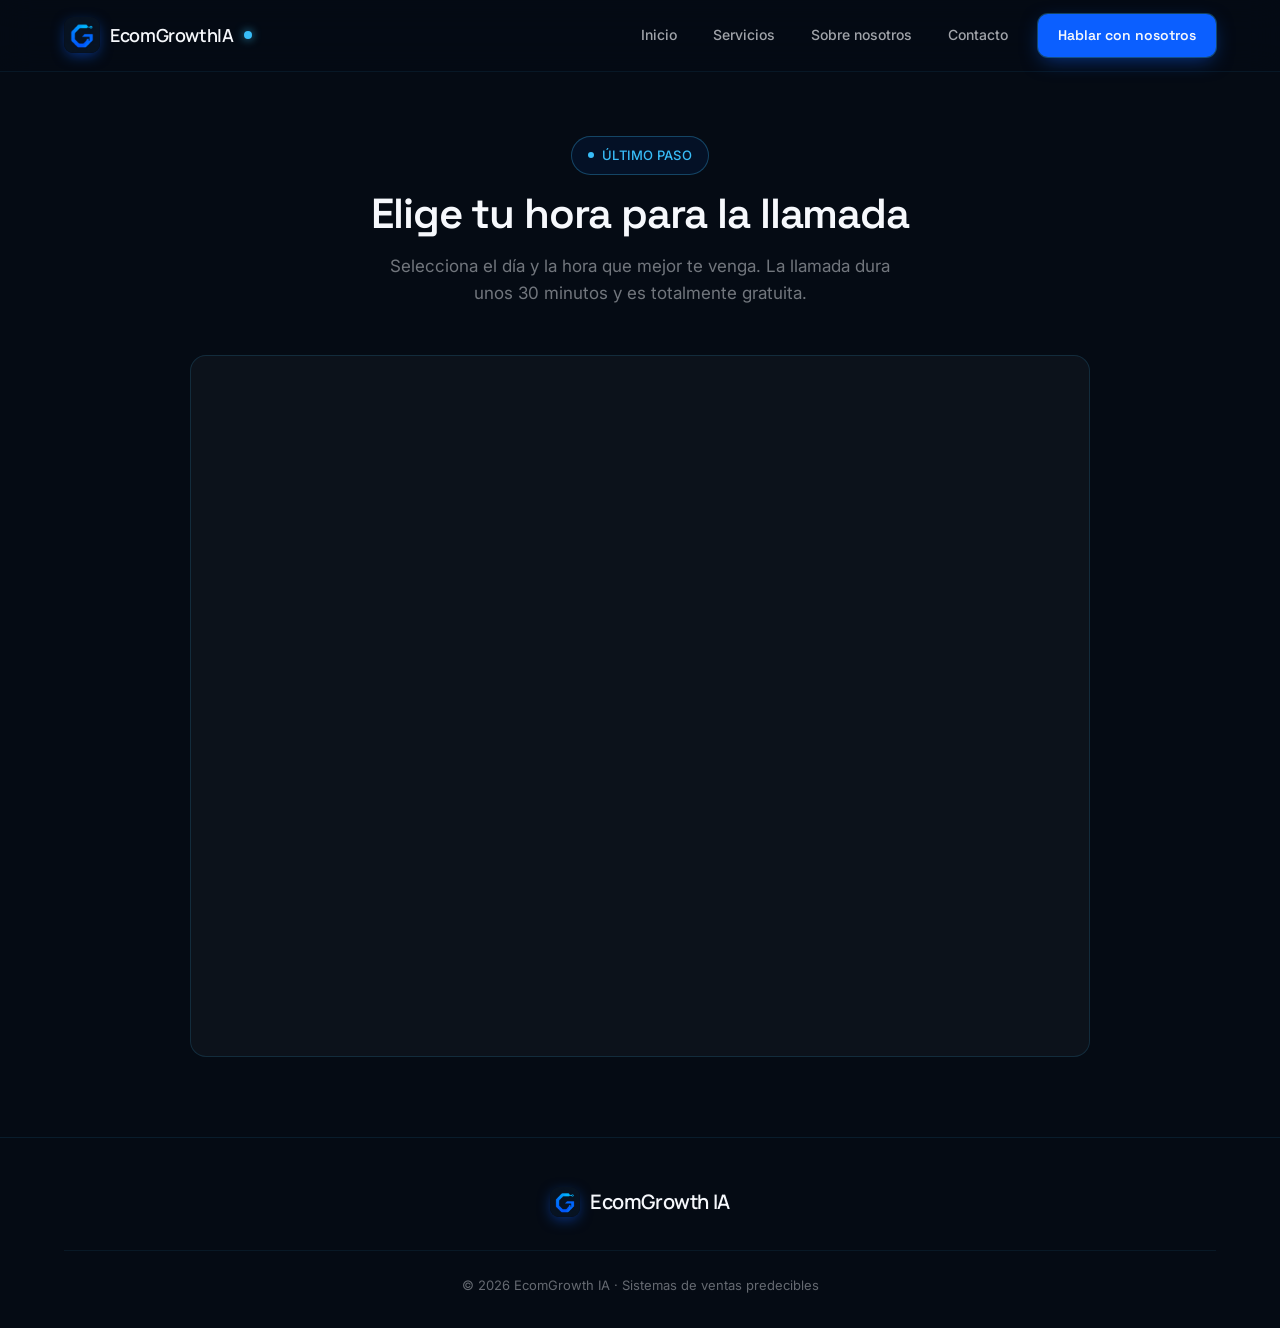
<file: agendar.html>
<!DOCTYPE html>
<html lang="es">
<head>
  <meta charset="UTF-8">
  <meta name="viewport" content="width=device-width, initial-scale=1.0">
  <title>Agenda tu llamada de demo — EcomGrowthIA</title>
  <meta name="description" content="Elige el día y la hora que mejor te venga para tu llamada de demo con EcomGrowthIA.">
  <link rel="icon" href="wp-content/uploads/2026/05/cropped-logo_sin_fondo_recortado-32x32.png" sizes="32x32">
  <link rel="preconnect" href="https://fonts.googleapis.com">
  <link rel="preconnect" href="https://fonts.gstatic.com" crossorigin>
  <link href="https://fonts.googleapis.com/css2?family=Manrope:wght@600;700&amp;family=Space+Grotesk:wght@500;600;700&amp;family=Inter:wght@400;500;600&amp;display=swap" rel="stylesheet">
  <link rel="stylesheet" href="assets/css/site.css">
  <style>
    .aima-logo {
      font-family: 'Manrope', sans-serif !important;
      font-weight: 600 !important;
      letter-spacing: -0.02em !important;
      font-size: 20px !important;
      color: #F6F8FC !important;
      display: inline-flex !important;
      align-items: center !important;
      gap: 10px !important;
    }
    .aima-logo-img {
      width: 40px !important;
      height: 40px !important;
      border-radius: 11px !important;
      display: inline-block !important;
      object-fit: cover !important;
      box-shadow: 0 4px 14px -2px rgba(11, 95, 255, 0.5) !important;
    }
    .aima-logo-img-sm {
      width: 30px !important;
      height: 30px !important;
      border-radius: 9px !important;
    }
    .aima-container {
      width: 100% !important;
      max-width: 1200px !important;
      margin: 0 auto !important;
      padding: 0 24px !important;
    }
    .aima-footer {
      background: #050B14 !important;
      border-top: 1px solid rgba(56, 189, 248, 0.1) !important;
      padding: 48px 0 32px 0 !important;
    }
    .aima-footer-grid {
      display: flex !important;
      flex-wrap: wrap !important;
      justify-content: center !important;
      align-items: center !important;
      gap: 24px !important;
      margin-bottom: 32px !important;
    }
    .aima-footer-bottom {
      padding-top: 24px !important;
      border-top: 1px solid rgba(56, 189, 248, 0.08) !important;
      text-align: center !important;
      font-size: 13px !important;
      color: rgba(246, 248, 252, 0.4) !important;
    }
    .calendly-section {
      padding: 64px 0 80px;
    }
    .calendly-header {
      text-align: center;
      margin-bottom: 48px;
    }
    .calendly-header .eyebrow {
      margin-bottom: 16px;
    }
    .calendly-header h1 {
      font-size: clamp(28px, 4vw, 42px);
      margin-bottom: 16px;
    }
    .calendly-header p {
      font-size: 17px;
      color: var(--c-text-dim);
      max-width: 520px;
      margin: 0 auto;
    }
    .calendly-wrapper {
      max-width: 900px;
      margin: 0 auto;
      border-radius: 16px;
      overflow: hidden;
      border: 1px solid rgba(56,189,248,0.15);
      background: rgba(255,255,255,0.03);
    }
  </style>
</head>
<body>

  <!-- ===== NAVBAR ===== -->
  <nav class="navbar" role="navigation" aria-label="Navegación principal">
    <div class="navbar__inner">
      <a href="index.html" class="navbar__logo" aria-label="EcomGrowthIA — Inicio">
        <img src="wp-content/uploads/2026/05/cropped-logo_sin_fondo_recortado-192x192.png" alt="Logo EcomGrowthIA" width="36" height="36">
        EcomGrowthIA
        <span class="navbar__logo-dot" aria-hidden="true"></span>
      </a>
      <div class="navbar__nav" role="menubar">
        <a href="index.html" class="navbar__link" role="menuitem">Inicio</a>
        <a href="servicios.html" class="navbar__link" role="menuitem">Servicios</a>
        <a href="sobre-nosotros.html" class="navbar__link" role="menuitem">Sobre nosotros</a>
        <a href="contacto.html" class="navbar__link" role="menuitem">Contacto</a>
        <a href="contacto.html" class="navbar__cta">Hablar con nosotros</a>
      </div>
      <button class="navbar__hamburger" aria-label="Abrir menú" aria-expanded="false">
        <span></span><span></span><span></span>
      </button>
    </div>
  </nav>

  <div class="navbar__mobile" role="menu">
    <a href="index.html" class="navbar__link">Inicio</a>
    <a href="servicios.html" class="navbar__link">Servicios</a>
    <a href="sobre-nosotros.html" class="navbar__link">Sobre nosotros</a>
    <a href="contacto.html" class="navbar__link">Contacto</a>
    <a href="contacto.html" class="navbar__cta">Hablar con nosotros</a>
  </div>

  <main>
    <section class="calendly-section">
      <div class="container">

        <div class="calendly-header reveal">
          <div class="eyebrow">Último paso</div>
          <h1 class="h1">Elige tu hora para la llamada</h1>
          <p>Selecciona el día y la hora que mejor te venga. La llamada dura unos 30 minutos y es totalmente gratuita.</p>
        </div>

        <div class="calendly-wrapper reveal">
          <!-- Principio del widget integrado de Calendly -->
          <div class="calendly-inline-widget" data-url="https://calendly.com/ecomgrowthia/llamada-de-demo?hide_gdpr_banner=1" style="min-width:320px;height:700px;"></div>
          <script type="text/javascript" src="https://assets.calendly.com/assets/external/widget.js" async></script>
          <!-- Final del widget integrado de Calendly -->
        </div>

      </div>
    </section>
  </main>

  <!-- ===== FOOTER (igual que landing) ===== -->
  <footer class="aima-footer">
    <div class="aima-container">
      <div class="aima-footer-grid">
        <span class="aima-logo">
          <img src="wp-content/uploads/2026/05/cropped-logo_sin_fondo_recortado-192x192.png" alt="EcomGrowth IA" class="aima-logo-img aima-logo-img-sm">
          EcomGrowth IA
        </span>
      </div>
      <div class="aima-footer-bottom">
        © 2026 EcomGrowth IA · Sistemas de ventas predecibles
      </div>
    </div>
  </footer>

  <script src="assets/js/site.js"></script>
</body>
</html>
</file>
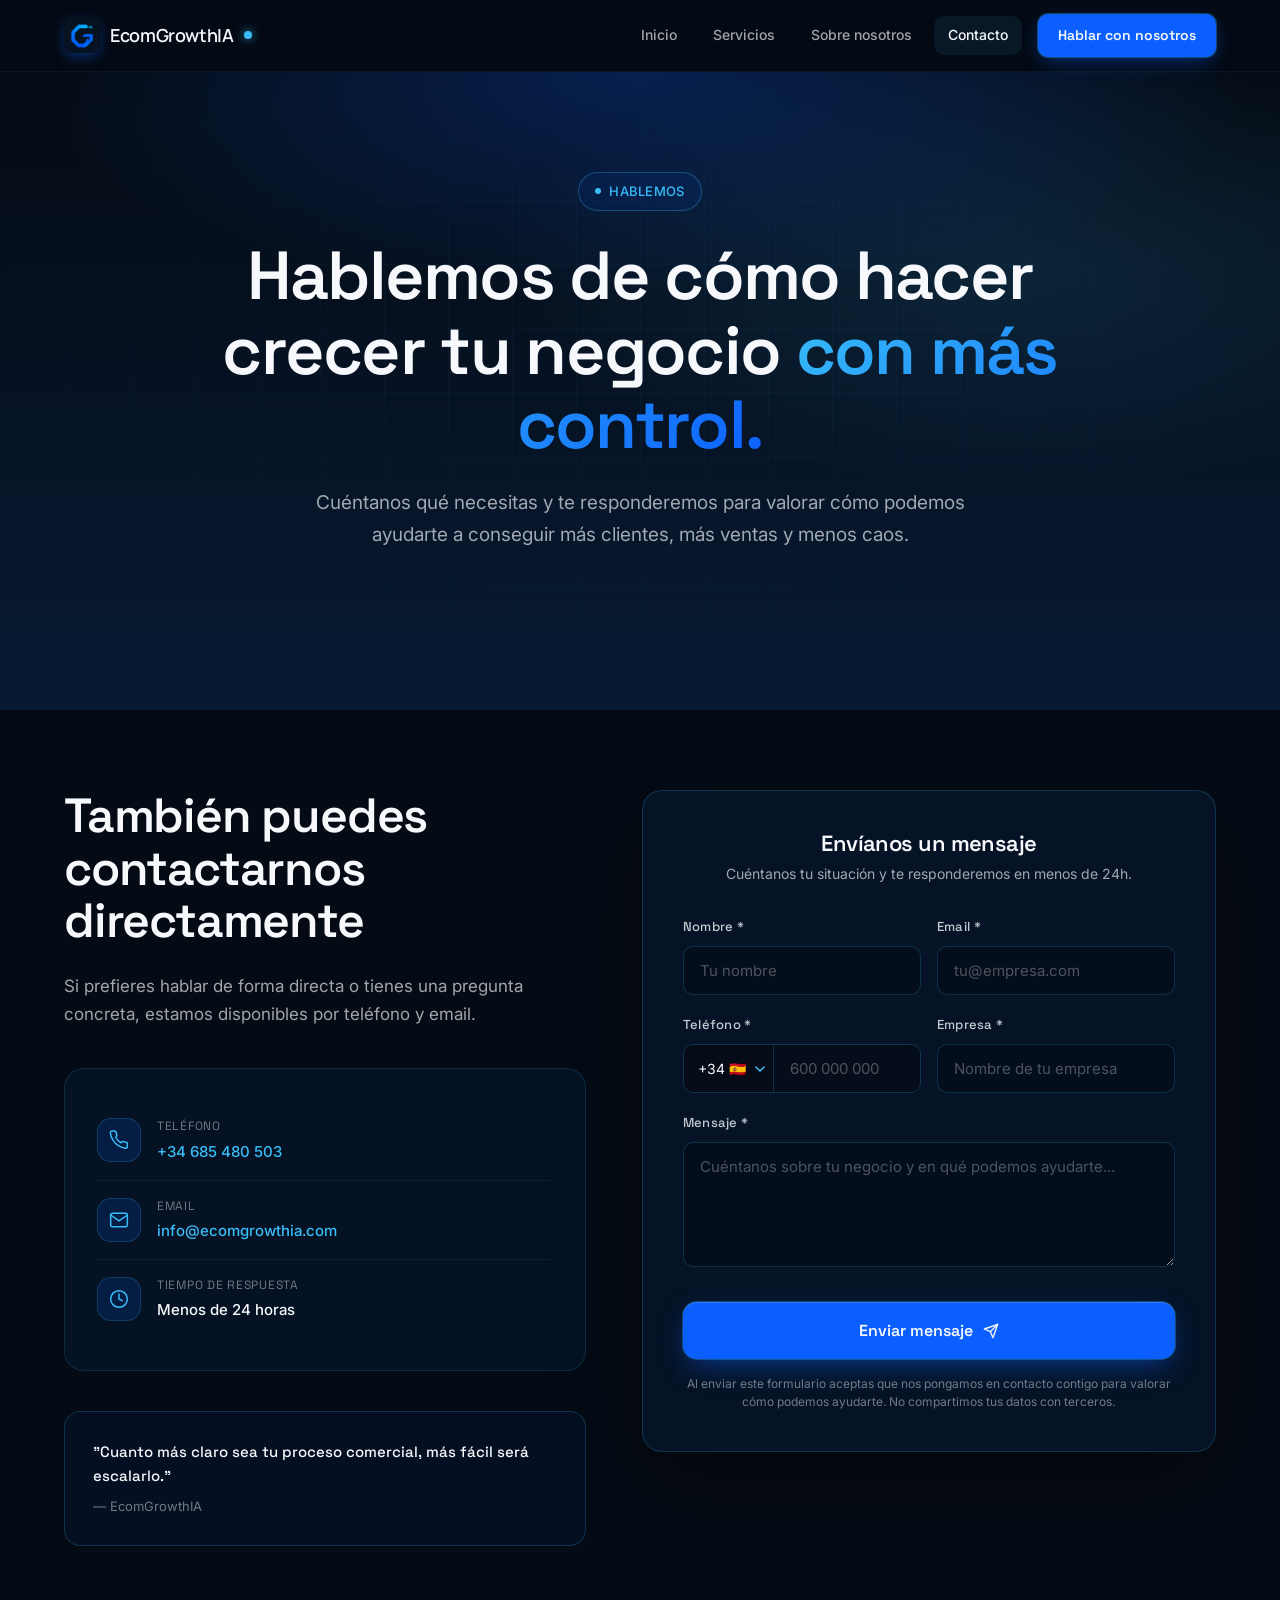
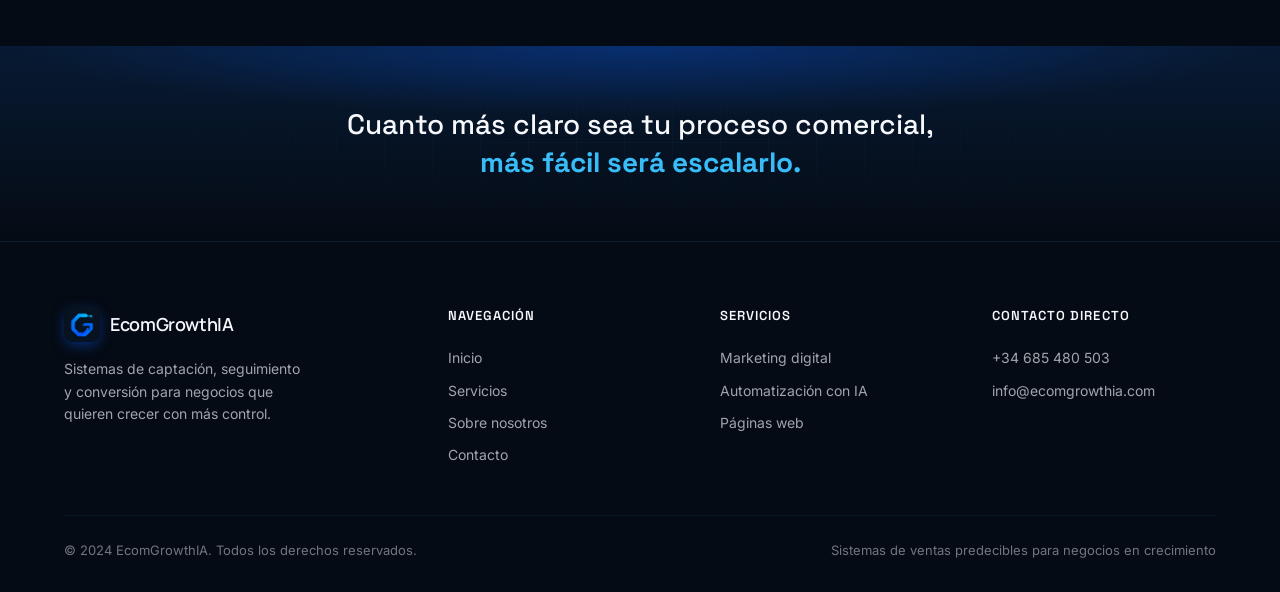
<file: contacto.html>
<!DOCTYPE html>
<html lang="es">
<head>
  <meta charset="UTF-8">
  <meta name="viewport" content="width=device-width, initial-scale=1.0">
  <title>Contacto — EcomGrowthIA | Hablemos de cómo hacer crecer tu negocio</title>
  <meta name="description" content="Cuéntanos qué necesitas y te responderemos para valorar cómo podemos ayudarte a conseguir más clientes, más ventas y menos caos.">
  <link rel="icon" href="wp-content/uploads/2026/05/cropped-logo_sin_fondo_recortado-32x32.png" sizes="32x32">
  <link rel="preconnect" href="https://fonts.googleapis.com">
  <link rel="preconnect" href="https://fonts.gstatic.com" crossorigin>
  <link href="https://fonts.googleapis.com/css2?family=Manrope:wght@600;700&amp;family=Space+Grotesk:wght@500;600;700&amp;family=Inter:wght@400;500;600&amp;display=swap" rel="stylesheet">
  <link rel="stylesheet" href="assets/css/site.css">
  <style>
    .contact-layout {
      display: grid;
      grid-template-columns: 1fr 1.1fr;
      gap: 56px;
      align-items: start;
    }
    @media (max-width: 900px) {
      .contact-layout { grid-template-columns: 1fr; gap: 40px; }
    }
  </style>
</head>
<body>

  <!-- ===== NAVBAR ===== -->
  <nav class="navbar" role="navigation" aria-label="Navegación principal">
    <div class="navbar__inner">
      <a href="index.html" class="navbar__logo" aria-label="EcomGrowthIA — Inicio">
        <img src="wp-content/uploads/2026/05/cropped-logo_sin_fondo_recortado-192x192.png" alt="Logo EcomGrowthIA" width="36" height="36">
        EcomGrowthIA
        <span class="navbar__logo-dot" aria-hidden="true"></span>
      </a>
      <div class="navbar__nav" role="menubar">
        <a href="index.html" class="navbar__link" role="menuitem">Inicio</a>
        <a href="servicios.html" class="navbar__link" role="menuitem">Servicios</a>
        <a href="sobre-nosotros.html" class="navbar__link" role="menuitem">Sobre nosotros</a>
        <a href="contacto.html" class="navbar__link" role="menuitem">Contacto</a>
        <a href="contacto.html" class="navbar__cta">Hablar con nosotros</a>
      </div>
      <button class="navbar__hamburger" aria-label="Abrir menú" aria-expanded="false">
        <span></span><span></span><span></span>
      </button>
    </div>
  </nav>

  <div class="navbar__mobile" role="menu">
    <a href="index.html" class="navbar__link">Inicio</a>
    <a href="servicios.html" class="navbar__link">Servicios</a>
    <a href="sobre-nosotros.html" class="navbar__link">Sobre nosotros</a>
    <a href="contacto.html" class="navbar__link">Contacto</a>
    <a href="contacto.html" class="navbar__cta">Hablar con nosotros</a>
  </div>

  <main>

    <!-- ===== HERO ===== -->
    <section class="hero" aria-labelledby="hero-title">
      <div class="container">
        <div class="hero__inner">
          <div class="eyebrow anim anim-1">Hablemos</div>
          <h1 class="h1 anim anim-2" id="hero-title">
            Hablemos de cómo hacer<br>crecer tu negocio <em>con más control.</em>
          </h1>
          <p class="hero__sub anim anim-3">
            Cuéntanos qué necesitas y te responderemos para valorar cómo podemos ayudarte a conseguir más clientes, más ventas y menos caos.
          </p>
        </div>
      </div>
    </section>

    <!-- ===== CONTACT SECTION ===== -->
    <section class="section" aria-labelledby="contact-form-title">
      <div class="container">
        <div class="contact-layout">

          <!-- Información de contacto -->
          <div class="reveal">
            <h2 class="h2 mb-24" id="contact-info-title">También puedes contactarnos directamente</h2>
            <p class="section-sub mb-40">
              Si prefieres hablar de forma directa o tienes una pregunta concreta, estamos disponibles por teléfono y email.
            </p>

            <div class="contact-info" role="complementary" aria-label="Información de contacto">
              <div class="contact-info-item">
                <div class="contact-info-icon" aria-hidden="true">
                  <svg width="20" height="20" viewBox="0 0 24 24" fill="none" stroke="currentColor" stroke-width="1.8" stroke-linecap="round" stroke-linejoin="round"><path d="M22 16.92v3a2 2 0 0 1-2.18 2 19.79 19.79 0 0 1-8.63-3.07A19.5 19.5 0 0 1 4.69 12a19.79 19.79 0 0 1-3.07-8.67A2 2 0 0 1 3.6 1.22h3a2 2 0 0 1 2 1.72 12.84 12.84 0 0 0 .7 2.81 2 2 0 0 1-.45 2.11L8.09 9a16 16 0 0 0 6.29 6.29l.91-.91a2 2 0 0 1 2.11-.45 12.84 12.84 0 0 0 2.81.7A2 2 0 0 1 22 16.92z"/></svg>
                </div>
                <div>
                  <p class="contact-info-label">Teléfono</p>
                  <p class="contact-info-value"><a href="tel:+34685480503">+34 685 480 503</a></p>
                </div>
              </div>
              <div class="contact-info-item">
                <div class="contact-info-icon" aria-hidden="true">
                  <svg width="20" height="20" viewBox="0 0 24 24" fill="none" stroke="currentColor" stroke-width="1.8" stroke-linecap="round" stroke-linejoin="round"><path d="M4 4h16c1.1 0 2 .9 2 2v12c0 1.1-.9 2-2 2H4c-1.1 0-2-.9-2-2V6c0-1.1.9-2 2-2z"/><polyline points="22,6 12,13 2,6"/></svg>
                </div>
                <div>
                  <p class="contact-info-label">Email</p>
                  <p class="contact-info-value"><a href="mailto:info@ecomgrowthia.com">info@ecomgrowthia.com</a></p>
                </div>
              </div>
              <div class="contact-info-item">
                <div class="contact-info-icon" aria-hidden="true">
                  <svg width="20" height="20" viewBox="0 0 24 24" fill="none" stroke="currentColor" stroke-width="1.8" stroke-linecap="round" stroke-linejoin="round"><circle cx="12" cy="12" r="10"/><polyline points="12 6 12 12 16 14"/></svg>
                </div>
                <div>
                  <p class="contact-info-label">Tiempo de respuesta</p>
                  <p class="contact-info-value">Menos de 24 horas</p>
                </div>
              </div>
            </div>

            <div class="mt-40 card" style="background:rgba(11,95,255,0.06); border-color:rgba(56,189,248,0.2);">
              <p style="font-family:var(--f-head); font-size:15px; font-weight:500; color:var(--c-text); margin-bottom:8px;">
                "Cuanto más claro sea tu proceso comercial, más fácil será escalarlo."
              </p>
              <p style="font-size:13px; color:var(--c-text-dim);">— EcomGrowthIA</p>
            </div>
          </div>

          <!-- Formulario -->
          <div class="form-card reveal" id="contact-form-title">
            <h2 class="form-title">Envíanos un mensaje</h2>
            <p class="form-sub">Cuéntanos tu situación y te responderemos en menos de 24h.</p>

            <form id="contact-form" novalidate aria-label="Formulario de contacto">
              <div class="field-row">
                <div class="field">
                  <label for="nombre">Nombre <span aria-hidden="true">*</span></label>
                  <input type="text" id="nombre" name="name" placeholder="Tu nombre" required autocomplete="given-name" aria-required="true">
                  <span class="field-error" role="alert"><svg width="12" height="12" viewBox="0 0 24 24" fill="none" stroke="currentColor" stroke-width="2" aria-hidden="true"><circle cx="12" cy="12" r="10"/><line x1="12" y1="8" x2="12" y2="12"/><line x1="12" y1="16" x2="12.01" y2="16"/></svg>Este campo es obligatorio</span>
                </div>
                <div class="field">
                  <label for="email">Email <span aria-hidden="true">*</span></label>
                  <input type="email" id="email" name="email" placeholder="tu@empresa.com" required autocomplete="email" aria-required="true">
                  <span class="field-error" role="alert"><svg width="12" height="12" viewBox="0 0 24 24" fill="none" stroke="currentColor" stroke-width="2" aria-hidden="true"><circle cx="12" cy="12" r="10"/><line x1="12" y1="8" x2="12" y2="12"/><line x1="12" y1="16" x2="12.01" y2="16"/></svg>Introduce un email válido</span>
                </div>
              </div>

              <div class="field-row">
                <div class="field">
                  <label for="telefono">Teléfono <span aria-hidden="true">*</span></label>
                  <div class="phone-group">
                    <select class="phone-country-select" name="phone_prefix" aria-label="Prefijo de país" required></select>
                    <input type="tel" id="telefono" name="phone" placeholder="600 000 000" required autocomplete="tel" aria-required="true">
                  </div>
                  <span class="field-error" role="alert"><svg width="12" height="12" viewBox="0 0 24 24" fill="none" stroke="currentColor" stroke-width="2" aria-hidden="true"><circle cx="12" cy="12" r="10"/><line x1="12" y1="8" x2="12" y2="12"/><line x1="12" y1="16" x2="12.01" y2="16"/></svg>Este campo es obligatorio</span>
                </div>
                <div class="field">
                  <label for="empresa">Empresa <span aria-hidden="true">*</span></label>
                  <input type="text" id="empresa" name="company" placeholder="Nombre de tu empresa" required autocomplete="organization" aria-required="true">
                  <span class="field-error" role="alert"><svg width="12" height="12" viewBox="0 0 24 24" fill="none" stroke="currentColor" stroke-width="2" aria-hidden="true"><circle cx="12" cy="12" r="10"/><line x1="12" y1="8" x2="12" y2="12"/><line x1="12" y1="16" x2="12.01" y2="16"/></svg>Este campo es obligatorio</span>
                </div>
              </div>

              <div class="field">
                <label for="mensaje">Mensaje <span aria-hidden="true">*</span></label>
                <textarea id="mensaje" name="message" placeholder="Cuéntanos sobre tu negocio y en qué podemos ayudarte..." required aria-required="true" rows="5"></textarea>
                <span class="field-error" role="alert"><svg width="12" height="12" viewBox="0 0 24 24" fill="none" stroke="currentColor" stroke-width="2" aria-hidden="true"><circle cx="12" cy="12" r="10"/><line x1="12" y1="8" x2="12" y2="12"/><line x1="12" y1="16" x2="12.01" y2="16"/></svg>Este campo es obligatorio</span>
              </div>

              <!-- Campo trampa: invisible para personas; si llega relleno, es un bot -->
              <div aria-hidden="true" style="position:absolute;left:-10000px;width:1px;height:1px;overflow:hidden;">
                <label for="website">No rellenes este campo</label>
                <input type="text" id="website" name="website" tabindex="-1" autocomplete="off">
              </div>
              <p id="contact-form-error" class="field-error" role="alert" hidden style="display:none;margin:8px 0 0;"></p>
              <button type="submit" class="btn btn--primary btn--full btn--lg" style="margin-top:8px;">
                Enviar mensaje
                <svg width="16" height="16" viewBox="0 0 24 24" fill="none" stroke="currentColor" stroke-width="2" stroke-linecap="round" stroke-linejoin="round" aria-hidden="true"><line x1="22" y1="2" x2="11" y2="13"/><polygon points="22 2 15 22 11 13 2 9 22 2"/></svg>
              </button>

              <p class="form-disclaimer">
                Al enviar este formulario aceptas que nos pongamos en contacto contigo para valorar cómo podemos ayudarte. No compartimos tus datos con terceros.
              </p>
            </form>
          </div>

        </div>
      </div>
    </section>

    <!-- ===== TAGLINE FINAL ===== -->
    <section class="section cta-section" style="padding:60px 0;" aria-labelledby="cta-bottom">
      <div class="container">
        <div class="cta-section__inner">
          <p class="strong-phrase reveal" id="cta-bottom" style="margin-top:0;">
            Cuanto más claro sea tu proceso comercial,<br>
            <strong>más fácil será escalarlo.</strong>
          </p>
        </div>
      </div>
    </section>

  </main>

  <!-- ===== FOOTER ===== -->
  <footer class="footer" role="contentinfo">
    <div class="container">
      <div class="footer__grid">
        <div class="footer__brand">
          <a href="index.html" class="navbar__logo">
            <img src="wp-content/uploads/2026/05/cropped-logo_sin_fondo_recortado-192x192.png" alt="Logo EcomGrowthIA" width="32" height="32">
            EcomGrowthIA
          </a>
          <p class="footer__tagline mt-16">Sistemas de captación, seguimiento y conversión para negocios que quieren crecer con más control.</p>
        </div>
        <div>
          <p class="footer__col-title">Navegación</p>
          <nav class="footer__links" aria-label="Pie de página">
            <a href="index.html" class="footer__link">Inicio</a>
            <a href="servicios.html" class="footer__link">Servicios</a>
            <a href="sobre-nosotros.html" class="footer__link">Sobre nosotros</a>
            <a href="contacto.html" class="footer__link">Contacto</a>
          </nav>
        </div>
        <div>
          <p class="footer__col-title">Servicios</p>
          <nav class="footer__links" aria-label="Servicios">
            <a href="servicios.html#marketing" class="footer__link">Marketing digital</a>
            <a href="servicios.html#automatizacion" class="footer__link">Automatización con IA</a>
            <a href="servicios.html#webs" class="footer__link">Páginas web</a>
          </nav>
        </div>
        <div>
          <p class="footer__col-title">Contacto directo</p>
          <div class="footer__links">
            <a href="tel:+34685480503" class="footer__link">+34 685 480 503</a>
            <a href="mailto:info@ecomgrowthia.com" class="footer__link">info@ecomgrowthia.com</a>
          </div>
        </div>
      </div>
      <div class="footer__bottom">
        <span>© 2024 EcomGrowthIA. Todos los derechos reservados.</span>
        <span>Sistemas de ventas predecibles para negocios en crecimiento</span>
      </div>
    </div>
  </footer>

  <script src="assets/js/site.js"></script>
</body>
</html>
</file>
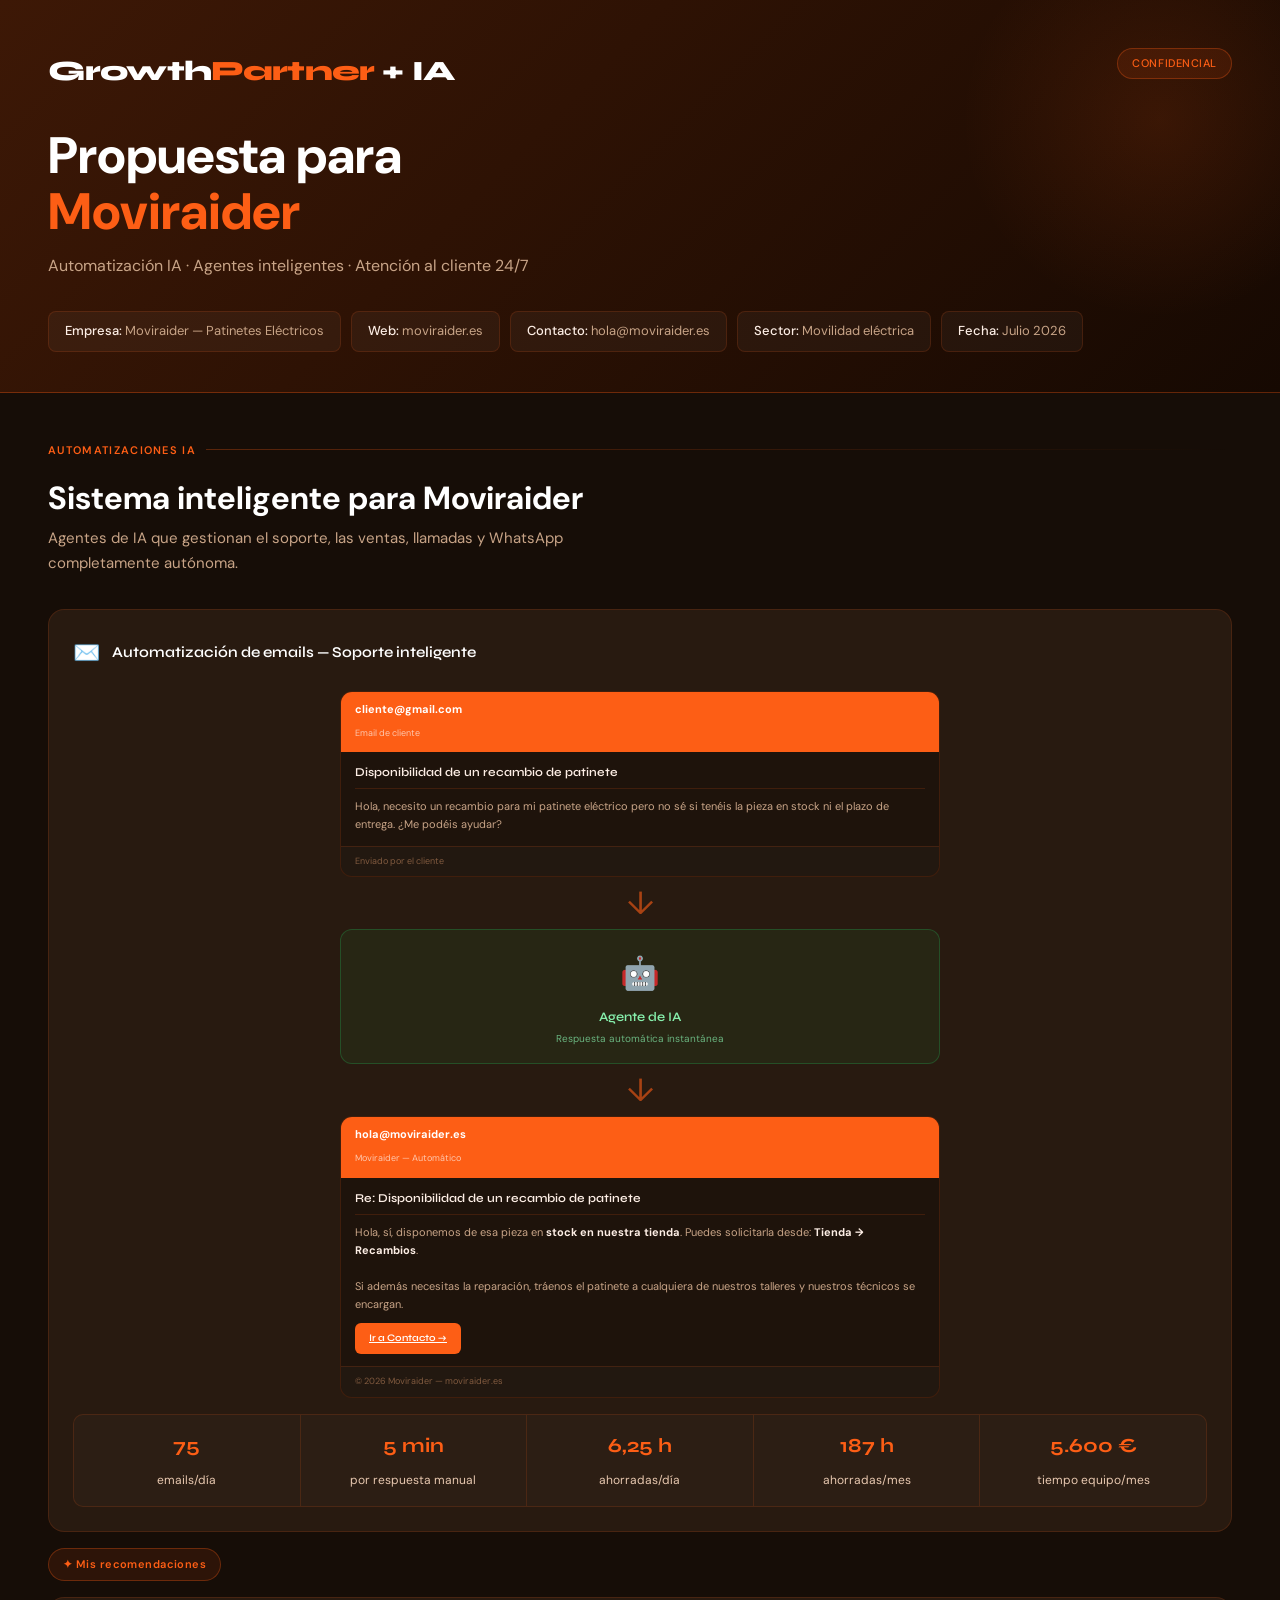
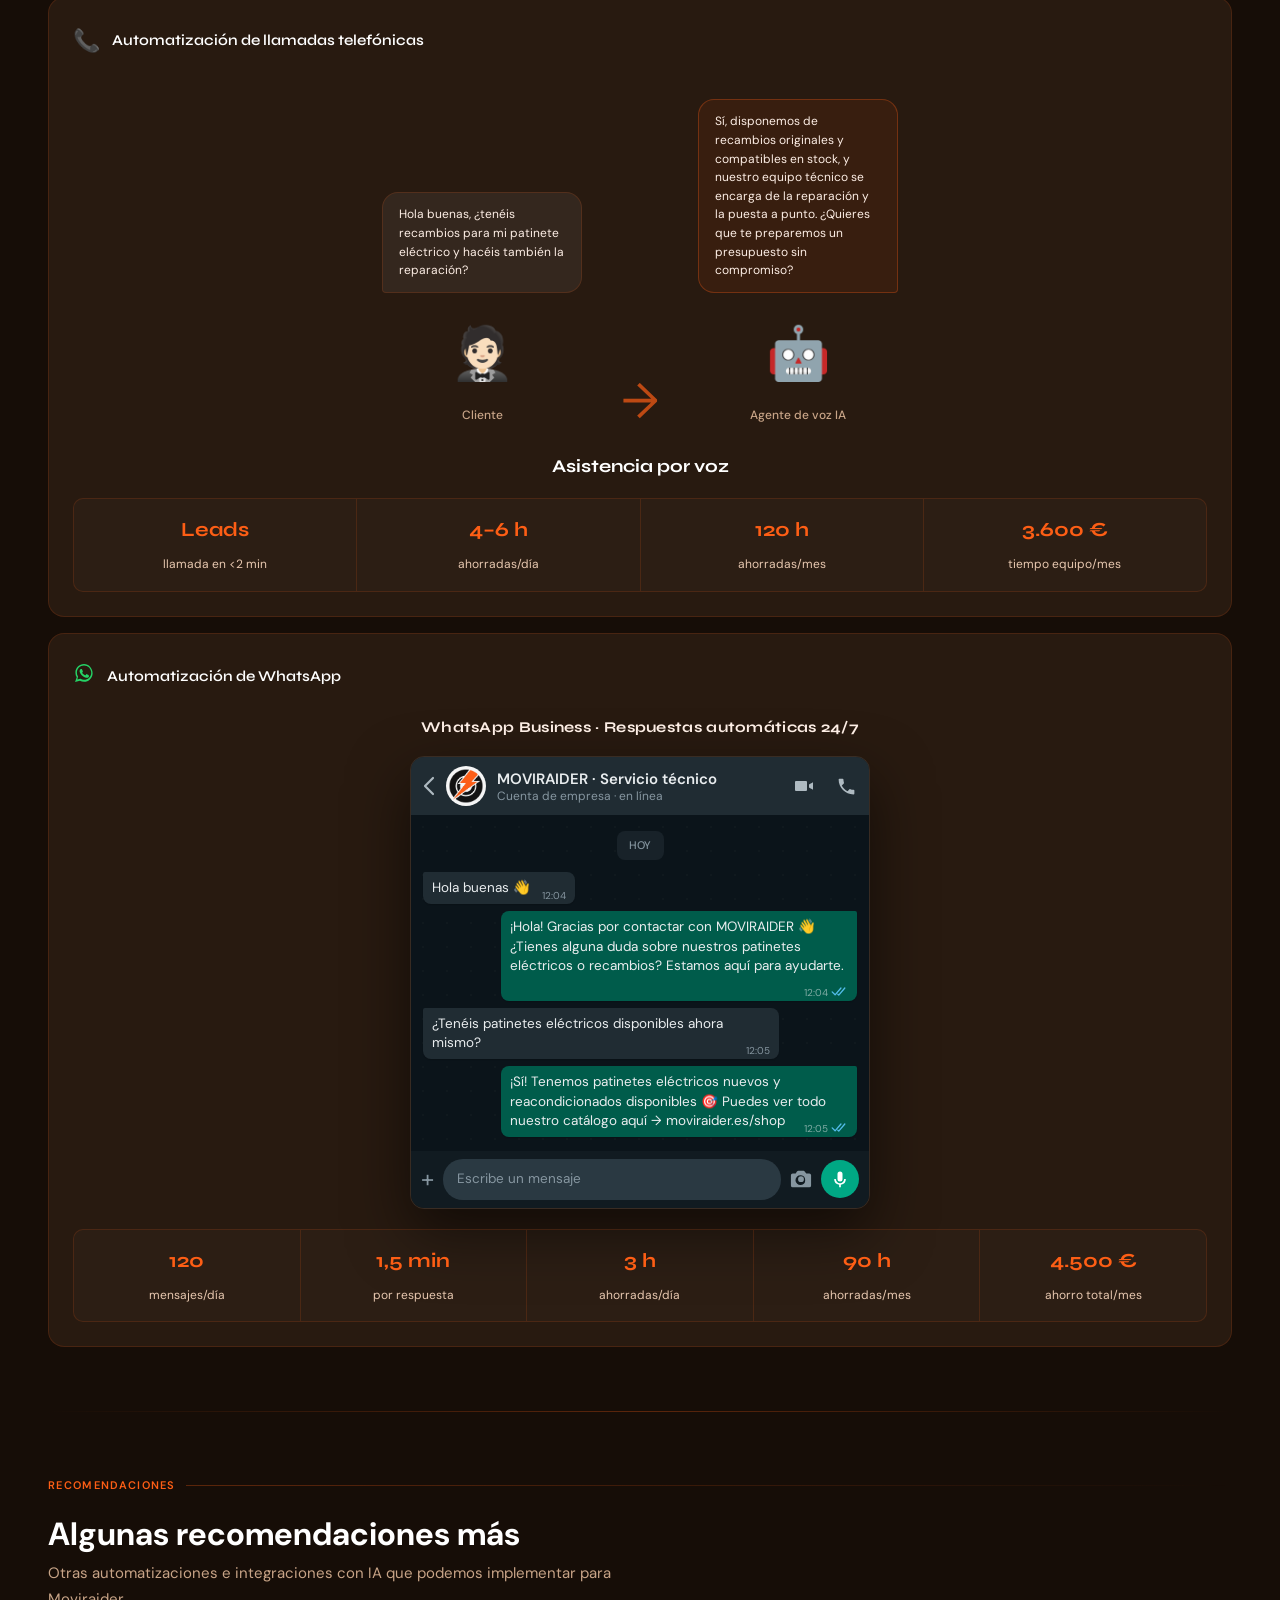
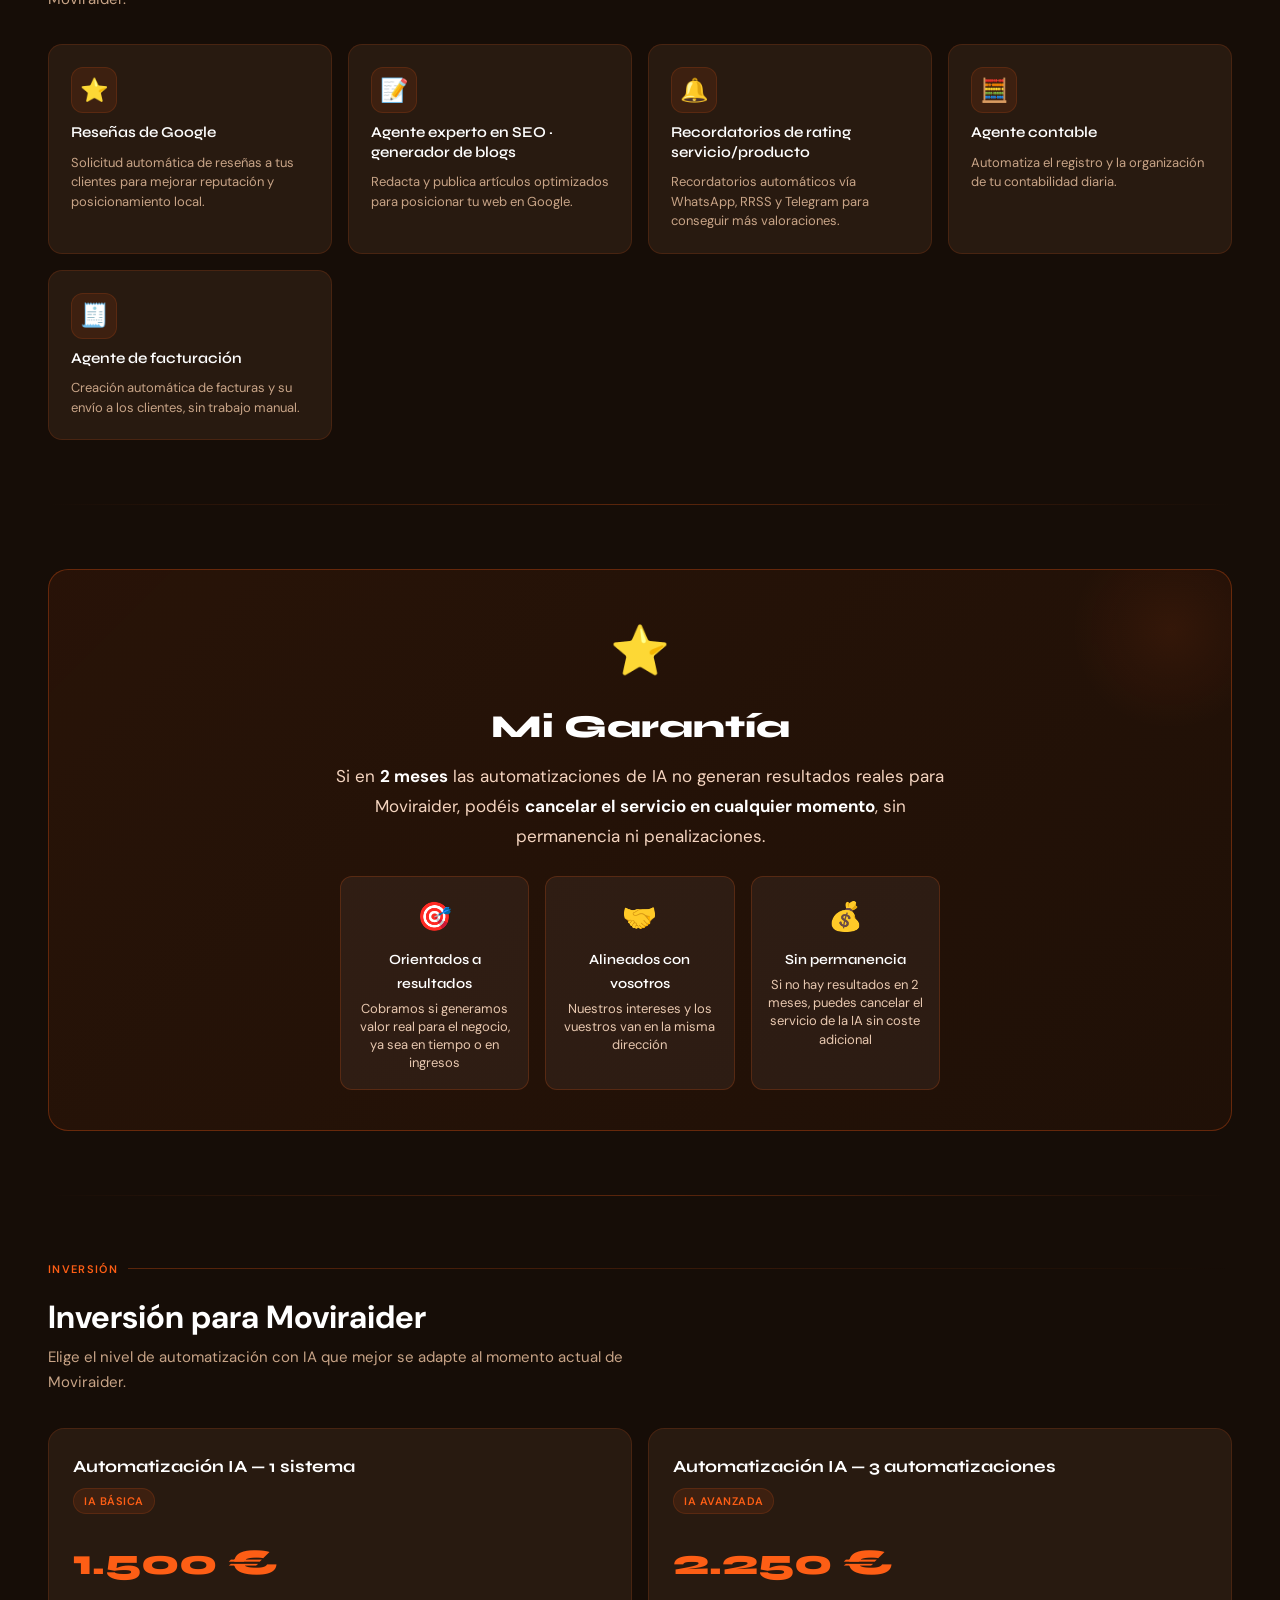
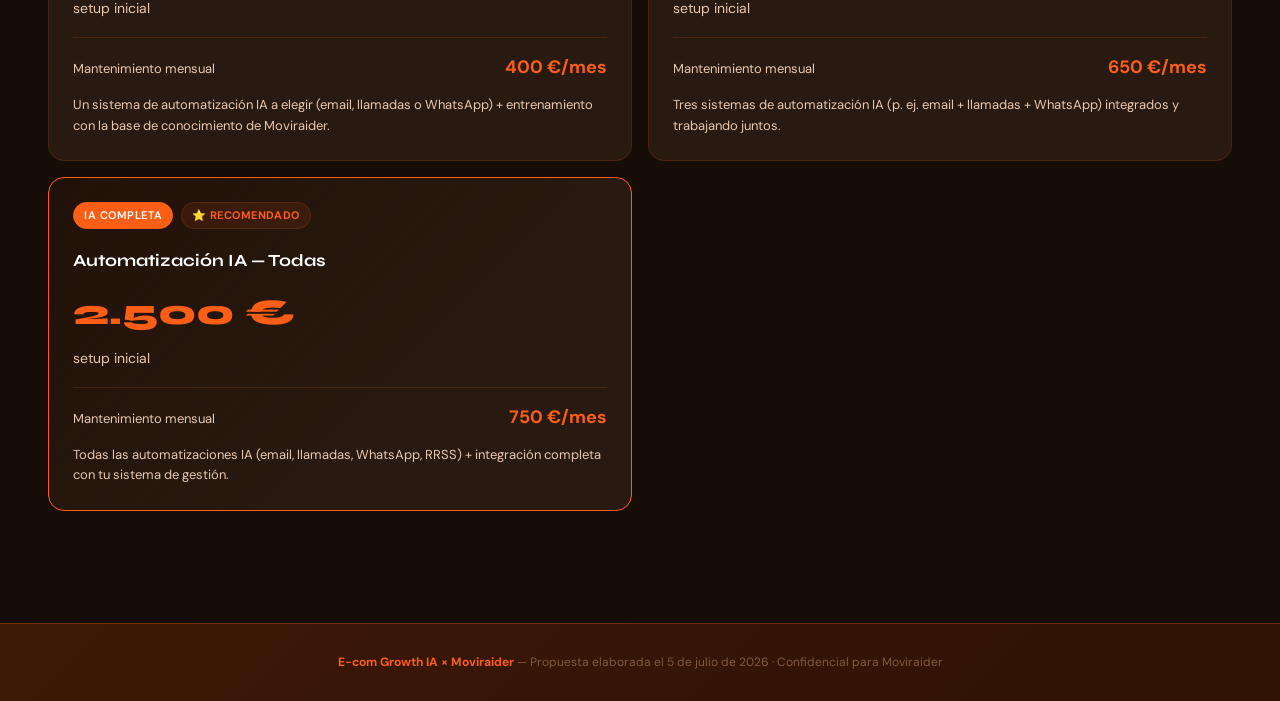
<file: moviraider-propuesta.html>
<!DOCTYPE html><html lang="es"><head><meta charset="UTF-8"><meta name="viewport" content="width=device-width, initial-scale=1.0"><title>Propuesta de Automatización IA — Moviraider</title><link href="https://fonts.googleapis.com/css2?family=Syne:wght@400;500;600;700;800&family=DM+Sans:ital,opsz,wght@0,9..40,300;0,9..40,400;0,9..40,500;1,9..40,300&display=swap" rel="stylesheet"><style>:root{--blue:#fd5e15;--blue-dark:#e0500f;--blue-pale:#ffe7db;--blue-mid:#ffc4a3;--dark:#160d07;--dark2:#1e130b;--dark3:#281a10;--text:#fdeee5;--text-muted:#c8a487;--text-dim:#805a3f;--gold:#f5a623;--green:#22c55e;--red:#ef4444;--white:#ffffff;--border:rgba(253,94,21,0.15);--border-strong:rgba(253,94,21,0.3)}*{box-sizing:border-box;margin:0;padding:0}html,body{overflow-x:hidden;max-width:100%}body{background:var(--dark);color:var(--text);font-family:'DM Sans',sans-serif;font-size:15px;line-height:1.7}h1,h2,h3,h4{font-family:'Syne',sans-serif;font-weight:700;letter-spacing:-0.02em}.hero{background:linear-gradient(135deg,#3d1806 0%,#2e1204 40%,#160902 100%);border-bottom:1px solid var(--border-strong);padding:48px 48px 40px;position:relative;overflow:hidden;width:100vw;margin-left:calc(50% - 50vw)}.hero::before{content:'';position:absolute;top:-80px;right:-80px;width:400px;height:400px;border-radius:50%;background:radial-gradient(circle,rgba(253,94,21,.12) 0%,transparent 70%);pointer-events:none}.hero-top{display:flex;justify-content:space-between;align-items:flex-start;margin-bottom:32px}.logo{font-family:'Syne',sans-serif;font-size:28px;font-weight:800;color:var(--white);letter-spacing:-0.03em}.logo span{color:var(--blue)}.badge-conf{background:rgba(253,94,21,.1);border:1px solid var(--border-strong);color:var(--blue);font-size:11px;font-weight:500;padding:5px 14px;border-radius:20px;letter-spacing:.05em;text-transform:uppercase}.hero-title{font-size:clamp(32px,4vw,52px);font-weight:800;color:var(--white);line-height:1.1;margin-bottom:12px}.hero-title span{color:var(--blue)}.hero-sub{font-size:16px;color:var(--text-muted);margin-bottom:32px}.hero-chips{display:flex;gap:10px;flex-wrap:wrap}.chip{background:rgba(255,255,255,.04);border:1px solid var(--border);border-radius:8px;padding:8px 16px;font-size:13px;color:var(--text-muted)}.chip strong{color:var(--text);font-weight:500}.page{width:100vw;max-width:100vw;margin-left:calc(50% - 50vw);padding:48px}.section{margin-bottom:64px}.section-label{font-size:11px;font-weight:600;letter-spacing:.12em;text-transform:uppercase;color:var(--blue);margin-bottom:20px;display:flex;align-items:center;gap:10px}.section-label::after{content:'';flex:1;height:1px;background:linear-gradient(90deg,var(--border-strong),transparent)}.section-title{font-size:clamp(22px,3vw,32px);font-weight:700;color:var(--white);margin-bottom:8px;line-height:1.2}.section-desc{font-size:15px;color:var(--text-muted);margin-bottom:32px;max-width:600px}.divider{height:1px;background:linear-gradient(90deg,transparent,var(--border-strong),transparent);margin:0 0 64px}.funnel-outer{display:flex;align-items:stretch;gap:0}.funnel-main{flex:1}.funnel-blocks{display:flex;flex-direction:column;gap:4px;margin-bottom:16px}.f-row{display:flex;justify-content:center}.f-block{background:var(--blue);border-radius:8px;padding:14px 24px;color:#fff;font-family:'Syne',sans-serif;font-weight:600;font-size:13.5px;text-align:center;transition:filter .2s;cursor:default}.f-block:hover{filter:brightness(1.1)}.f-row:nth-child(1) .f-block{width:100%}.f-row:nth-child(2) .f-block{width:88%}.f-row:nth-child(3) .f-block{width:74%}.f-row:nth-child(4) .f-block{width:60%}.f-row:nth-child(5) .f-block{width:46%}.f-connector{width:2px;height:10px;background:linear-gradient(180deg,var(--blue),transparent);margin:0 auto;opacity:.35}.f-coin{text-align:center;font-size:26px;margin-top:10px;margin-bottom:10px}.f-auto-box{background:rgba(253,94,21,.1);border:1px solid var(--border-strong);border-radius:10px;padding:12px 18px;text-align:center;margin-top:4px;font-size:13px;font-weight:500;color:var(--blue)}.brace-wrap{display:flex;align-items:center;gap:12px;margin-left:16px;flex-shrink:0;align-self:stretch}.brace-svg-col{display:flex;align-items:center;height:100%}.brace-label-col{display:flex;flex-direction:column;justify-content:center}.brace-label-pct{font-family:'Syne',sans-serif;font-size:28px;font-weight:800;color:#fd5e15;line-height:1;margin-bottom:4px}.brace-label-text{font-family:'Syne',sans-serif;font-size:16px;font-weight:600;color:#fd5e15;line-height:1.25;max-width:180px}.funnel-steps-list{display:flex;flex-direction:column;gap:12px;margin-top:24px}.funnel-step-card{background:var(--dark3);border:1px solid var(--border);border-radius:12px;padding:14px 18px;display:flex;align-items:flex-start;gap:12px;transition:border-color .2s}.funnel-step-card:hover{border-color:var(--border-strong)}.step-num{width:26px;height:26px;border-radius:50%;background:rgba(253,94,21,.12);border:1px solid var(--border-strong);color:var(--blue);font-family:'Syne',sans-serif;font-weight:700;font-size:12px;display:flex;align-items:center;justify-content:center;flex-shrink:0}.step-name{font-weight:500;color:var(--text);font-size:14px;margin-bottom:2px}.step-desc{font-size:12px;color:var(--text-muted)}.mockups-grid{display:grid;grid-template-columns:repeat(3,1fr);gap:20px}.mockup-card{background:var(--dark3);border:1px solid var(--border);border-radius:16px;overflow:hidden;transition:border-color .2s,transform .2s}.mockup-card:hover{border-color:var(--blue);transform:translateY(-2px)}.mockup-bar{background:var(--blue);padding:9px 14px;display:flex;align-items:center;gap:6px}.dot{width:7px;height:7px;border-radius:50%}.mockup-url{font-size:11px;color:rgba(255,255,255,.6);margin-left:6px;font-family:monospace}.mockup-body{padding:16px}.m-logo{background:var(--blue);color:#fff;text-align:center;font-family:'Syne',sans-serif;font-weight:700;font-size:13px;padding:7px;border-radius:6px;margin-bottom:10px}.m-title{font-family:'Syne',sans-serif;font-weight:600;font-size:15px;color:var(--text);margin-bottom:10px;line-height:1.4}.m-label{font-size:12px;letter-spacing:.08em;text-transform:uppercase;color:#f0cbb0;margin-bottom:6px}.m-field{background:rgba(255,255,255,.07);border:1px solid rgba(253,94,21,.25);border-radius:5px;height:30px;margin-bottom:5px;padding:0 10px;display:flex;align-items:center;font-size:13px;color:#f0cbb0}.m-btn{background:var(--blue);color:#fff;text-align:center;font-size:14px;font-weight:600;font-family:'Syne',sans-serif;padding:11px;border-radius:6px;margin-top:8px}.m-btn.gold{background:var(--gold)}.m-video{background:rgba(253,94,21,.08);border:1px solid rgba(253,94,21,.25);border-radius:6px;aspect-ratio:16/9;width:100%;display:flex;flex-direction:column;align-items:center;justify-content:center;gap:8px;margin-bottom:8px}.m-play{width:40px;height:40px;border-radius:50%;background:var(--blue);display:flex;align-items:center;justify-content:center;color:#fff;font-size:16px}.m-duration{font-size:12px;color:#fb9a5e;font-weight:500}.m-vsltitle{font-size:19px;font-weight:600;color:#fb9a5e;text-align:center;margin-bottom:10px;line-height:1.35}.product-grid{display:grid;grid-template-columns:repeat(3,1fr);gap:6px;margin-bottom:10px}.product-tile{background:rgba(253,94,21,.12);border:1px solid rgba(253,94,21,.3);border-radius:7px;padding:14px 6px;text-align:center}.product-tile .pi{font-size:22px;margin-bottom:5px}.product-tile .pn{font-size:12px;color:#fb9a5e;font-weight:600;line-height:1.3}.m-price{font-family:'Syne',sans-serif;font-size:22px;font-weight:700;color:#fff;text-align:center;margin:0;padding:12px 10px 4px}.m-pricesub{font-size:11px;color:#f0cbb0;text-align:center;margin-bottom:8px;padding-bottom:8px}.m-resources{margin:8px 0 6px}.m-res-section{font-size:13px;font-weight:600;color:#fdeee5;margin:10px 0 5px;display:flex;align-items:center;gap:5px}.m-res-section .ico{font-size:14px}.m-res-item{display:flex;align-items:flex-start;gap:6px;margin-bottom:4px}.m-res-bullet{width:5px;height:5px;border-radius:50%;background:#fb9a5e;margin-top:6px;flex-shrink:0}.m-res-text{font-size:12px;color:#e8c8b0;line-height:1.45}.m-price-row{display:flex;align-items:center;gap:6px;margin:8px 0 3px}.m-price-ico{font-size:14px}.m-price-label{font-size:13px;font-weight:600;color:#fdeee5}.m-renew{font-size:12px;color:#e8c8b0;display:flex;align-items:center;gap:4px;margin-top:5px}.reviews-divider{height:1px;background:rgba(253,94,21,.2);margin:14px 0}.reviews-title{font-size:12px;letter-spacing:.05em;text-transform:uppercase;color:#e8c8b0;margin-bottom:10px;text-align:center}.reviews-list{display:flex;flex-direction:column;gap:8px}.review-item{background:rgba(255,255,255,.05);border:1px solid rgba(253,94,21,.2);border-radius:8px;padding:12px 14px}.review-stars{color:#f5a623;font-size:13px;letter-spacing:2px;margin-bottom:5px}.review-text{font-size:13px;color:#f5d5c0;line-height:1.55;font-style:italic}.review-author{font-size:12px;color:#fb9a5e;margin-top:5px;font-weight:500}.email-wrap{background:var(--dark3);border:1px solid var(--border);border-radius:16px;overflow:hidden;margin-bottom:32px}.email-topbar{background:var(--blue);padding:14px 20px;display:flex;justify-content:space-between;align-items:center}.email-from strong{color:#fff;font-size:13px;display:block}.email-from span{color:rgba(255,255,255,.7);font-size:11px}.email-num{font-size:10px;color:rgba(255,255,255,.5)}.email-inner{padding:24px}.email-subject{font-family:'Syne',sans-serif;font-size:16px;font-weight:600;color:var(--white);margin-bottom:14px;padding-bottom:14px;border-bottom:1px solid var(--border)}.email-body{font-size:14px;color:var(--text-muted);line-height:1.8}.email-body strong{color:var(--text)}.email-cta{display:inline-block;background:var(--blue);color:#fff;font-family:'Syne',sans-serif;font-weight:600;font-size:13px;padding:12px 24px;border-radius:8px;margin:18px 0;text-decoration:none}.email-foot{background:rgba(255,255,255,.02);padding:12px 20px;font-size:10px;color:var(--text-dim);text-align:center;border-top:1px solid var(--border)}.calc-section-title{font-family:'Syne',sans-serif;font-size:18px;font-weight:700;color:var(--white);margin-bottom:16px}.calc-grid{display:grid;grid-template-columns:1fr 1fr;gap:16px}.calc-card{background:var(--dark3);border:1px solid var(--border);border-radius:14px;padding:20px;border-left:3px solid var(--blue)}.calc-card.danger{border-left-color:var(--red)}.calc-card.success{border-left-color:var(--green)}.calc-card.gold{border-left-color:var(--gold)}.calc-label{font-size:13px;color:#e8c8b0;margin-bottom:10px;line-height:1.4;font-weight:500}.calc-value{font-family:'Syne',sans-serif;font-size:28px;font-weight:700;color:var(--blue);margin-bottom:6px}.calc-card.danger .calc-value{color:#f87171}.calc-card.success .calc-value{color:var(--green)}.calc-card.gold .calc-value{color:var(--gold)}.calc-note{font-size:13px;color:#e8c8b0;line-height:1.55}.auto-card{background:var(--dark3);border:1px solid var(--border);border-radius:16px;padding:24px;margin-bottom:16px}.auto-head{display:flex;align-items:center;gap:12px;margin-bottom:20px}.auto-icon{font-size:22px}.auto-name{font-family:'Syne',sans-serif;font-weight:600;font-size:15px;color:var(--white)}.reco-badge{display:inline-flex;align-items:center;gap:6px;background:rgba(253,94,21,.1);border:1px solid var(--border-strong);color:var(--blue);font-size:11px;font-weight:600;padding:6px 14px;border-radius:20px;margin-bottom:16px;letter-spacing:.04em}.email-flow-row{display:flex;flex-direction:column;align-items:center;gap:10px;margin-bottom:16px}.flow-arrow-big{font-size:32px;color:var(--blue);opacity:.6;flex-shrink:0;line-height:1}.email-mini{width:100%;max-width:600px;background:var(--dark2);border:1px solid var(--border);border-radius:12px;overflow:hidden}.email-mini-bar{background:var(--blue);padding:8px 14px;display:flex;justify-content:space-between;align-items:center}.email-mini-bar .efrom strong{color:#fff;font-size:11px;display:block}.email-mini-bar .efrom span{color:rgba(255,255,255,.65);font-size:9px}.email-mini-body{padding:12px 14px}.email-mini-subject{font-family:'Syne',sans-serif;font-size:12px;font-weight:600;color:var(--text);margin-bottom:8px;padding-bottom:8px;border-bottom:1px solid var(--border);line-height:1.35}.email-mini-text{font-size:11px;color:var(--text-muted);line-height:1.65}.email-mini-text strong{color:var(--text)}.email-mini-cta{display:inline-block;background:var(--blue);color:#fff;font-family:'Syne',sans-serif;font-size:10px;font-weight:600;padding:7px 14px;border-radius:6px;margin-top:10px}.email-mini-foot{background:rgba(255,255,255,.02);padding:7px 14px;font-size:9px;color:var(--text-dim);border-top:1px solid var(--border)}.agent-box{background:rgba(34,197,94,.07);border:1px solid rgba(34,197,94,.25);border-radius:12px;padding:16px 18px;text-align:center;width:100%;max-width:600px;flex-shrink:0}.agent-emoji{font-size:32px;display:block;margin-bottom:6px}.agent-name{font-family:'Syne',sans-serif;font-size:13px;font-weight:600;color:#86efac;margin-bottom:2px}.agent-sub{font-size:10px;color:rgba(134,239,172,.7)}.saving-strip{display:flex;gap:0;background:rgba(255,255,255,.02);border:1px solid var(--border);border-radius:10px;overflow:hidden}.saving-item{flex:1;padding:14px 10px;text-align:center;border-right:1px solid var(--border)}.saving-item:last-child{border-right:none}.saving-num{font-family:'Syne',sans-serif;font-size:20px;font-weight:700;color:var(--blue);display:block;margin-bottom:4px}.saving-lbl{font-size:12px;color:#e8c8b0;line-height:1.35}.voice-scene{display:flex;align-items:flex-end;justify-content:center;gap:40px;padding:20px 0 10px}.voice-person{display:flex;flex-direction:column;align-items:center;gap:8px}.voice-emoji{font-size:52px}.voice-label{font-size:12px;color:var(--text-muted);font-weight:500}.voice-bubble{background:rgba(255,255,255,.06);border:1px solid var(--border);border-radius:16px;padding:12px 16px;font-size:12px;color:var(--text);max-width:200px;line-height:1.55;position:relative;text-align:left}.voice-bubble.left{border-bottom-left-radius:4px}.voice-bubble.right{border-bottom-right-radius:4px;background:rgba(253,94,21,.08);border-color:var(--border-strong)}.voice-mid{display:flex;flex-direction:column;align-items:center;gap:8px}.voice-wave{font-size:28px;transform:scaleX(1.4);display:block;opacity:.5;letter-spacing:2px}.voice-arr{font-size:22px;color:var(--blue);opacity:.6}.voice-title{font-family:'Syne',sans-serif;font-size:18px;font-weight:700;color:var(--white);text-align:center;margin-top:16px}.voice-person-wrap{display:flex;flex-direction:column;align-items:center}.voice-bubble-wrap{margin-bottom:8px}.social-mockup{background:#1a1a1a;border-radius:16px;overflow:hidden;border:1px solid rgba(255,255,255,.1);max-width:480px;margin:0 auto 20px}.social-topbar{background:#242424;padding:12px 16px;display:flex;align-items:center;gap:10px;border-bottom:1px solid rgba(255,255,255,.08)}.social-avatar{width:34px;height:34px;border-radius:50%;background:var(--blue);display:flex;align-items:center;justify-content:center;font-family:'Syne',sans-serif;font-weight:800;font-size:14px;color:#fff;flex-shrink:0}.social-topname{font-size:13px;font-weight:600;color:#fff;display:flex;align-items:center;gap:4px}.social-topname .verified{color:var(--blue);font-size:12px}.social-topsub{font-size:11px;color:rgba(255,255,255,.45)}.social-body{padding:16px;display:flex;flex-direction:column;gap:10px}.social-center{text-align:center;padding:8px 0}.social-center .sav{width:52px;height:52px;border-radius:50%;background:var(--blue);display:flex;align-items:center;justify-content:center;font-family:'Syne',sans-serif;font-weight:800;font-size:20px;color:#fff;margin:0 auto 6px}.social-center .sname{font-size:14px;font-weight:600;color:#fff;display:flex;align-items:center;justify-content:center;gap:4px}.social-center .ssub{font-size:11px;color:rgba(255,255,255,.45);margin-bottom:10px}.social-profile-btn{background:rgba(255,255,255,.12);border:none;border-radius:8px;padding:7px 20px;font-size:12px;color:#fff;font-weight:500}.social-msg-note{font-size:11px;color:rgba(255,255,255,.4);text-align:center}.social-msg-note a{color:var(--blue)}.social-bubble-row{display:flex;gap:8px;align-items:flex-end}.social-bubble-row.right{justify-content:flex-end}.social-small-av{width:28px;height:28px;border-radius:50%;background:var(--blue);display:flex;align-items:center;justify-content:center;font-family:'Syne',sans-serif;font-size:11px;font-weight:800;color:#fff;flex-shrink:0}.social-bubble{background:#2a2a2a;border-radius:18px 18px 18px 4px;padding:10px 14px;font-size:12px;color:#fff;max-width:260px;line-height:1.5}.social-bubble.out{background:var(--blue);border-radius:18px 18px 4px 18px}.social-bubble strong{display:block;font-size:11px;margin-bottom:4px;opacity:.8}.auto-flow-label{font-size:10px;color:var(--text-dim);text-align:center;margin:6px 0 14px;letter-spacing:.05em;text-transform:uppercase}.tool-note{background:rgba(255,255,255,.02);border:1px solid var(--border);border-radius:8px;padding:10px 14px;font-size:11px;color:var(--text-dim);margin-top:12px}.pricing-grid{display:grid;grid-template-columns:1fr 1fr;gap:16px}.price-card{background:var(--dark3);border:1px solid var(--border);border-radius:16px;padding:24px;transition:border-color .2s}.price-card:hover{border-color:var(--border-strong)}.price-card.featured{border:1px solid var(--blue);background:linear-gradient(135deg,rgba(253,94,21,.05) 0%,var(--dark3) 60%)}.plan-name{font-family:'Syne',sans-serif;font-size:17px;font-weight:700;color:var(--white);margin-bottom:6px}.plan-tag{display:inline-block;background:rgba(253,94,21,.1);border:1px solid var(--border);color:var(--blue);font-size:11px;font-weight:600;padding:3px 10px;border-radius:20px;margin-bottom:18px;letter-spacing:.05em;text-transform:uppercase}.price-card.featured .plan-tag{background:var(--blue);color:#fff;border-color:var(--blue)}.price-main{font-family:'Syne',sans-serif;font-size:36px;font-weight:800;color:var(--blue);margin-bottom:4px}.price-sub{font-size:14px;color:#e8c8b0;margin-bottom:16px}hr.pdiv{border:none;border-top:1px solid var(--border);margin:14px 0}.price-row{display:flex;justify-content:space-between;align-items:baseline;margin-bottom:8px}.pr-label{font-size:13px;color:#e8c8b0}.pr-val{font-size:15px;font-weight:600;color:var(--text)}.pr-val.accent{color:var(--blue);font-size:18px;font-weight:700}.price-note{font-size:13px;color:#e8c8b0;margin-top:12px;line-height:1.6}.price-section-label{font-size:13px;font-weight:600;color:#f5d5c0;margin:12px 0 8px;letter-spacing:.03em}.foot{background:linear-gradient(135deg,#3d1806 0%,#2e1204 100%);border-top:1px solid var(--border-strong);padding:28px 48px;text-align:center;width:100vw;margin-left:calc(50% - 50vw)}.foot p{font-size:12px;color:var(--text-dim)}.foot strong{color:var(--blue)}@keyframes fadeUp{from{opacity:0;transform:translateY(20px)}to{opacity:1;transform:translateY(0)}}.section{animation:fadeUp .5s ease both}.section:nth-child(1){animation-delay:.05s}.section:nth-child(2){animation-delay:.1s}.section:nth-child(3){animation-delay:.15s}.section:nth-child(4){animation-delay:.2s}.section:nth-child(5){animation-delay:.25s}@media(max-width:768px){.page{padding:24px 20px}.hero{padding:32px 20px}.mockups-grid{grid-template-columns:1fr}.calc-grid{grid-template-columns:1fr}.pricing-grid{grid-template-columns:1fr}.email-flow-row{flex-direction:column}.brace-wrap{display:none}}.wa-mockup{max-width:460px;margin:0 auto 20px;border-radius:14px;overflow:hidden;border:1px solid rgba(255,255,255,.08);box-shadow:0 24px 60px rgba(0,0,0,.55)}.wa-header{display:flex;align-items:center;gap:11px;background:#202c33;padding:9px 12px}.wa-avatar{width:40px;height:40px;border-radius:50%;overflow:hidden;background:#fff;flex-shrink:0}.wa-avatar img{width:100%;height:100%;object-fit:cover}.wa-htext{flex:1;min-width:0}.wa-hname{color:#e9edef;font-size:15px;font-weight:600;line-height:1.25;font-family:'DM Sans',sans-serif}.wa-hsub{color:#8696a0;font-size:12px;line-height:1.2}.wa-hicons{display:flex;align-items:center;gap:20px}.wa-body{background-color:#0b141a;background-image:radial-gradient(rgba(255,255,255,.02) 1px,transparent 1px);background-size:24px 24px;padding:16px 12px 14px;display:flex;flex-direction:column;gap:7px}.wa-date{align-self:center;background:#182229;color:#8696a0;font-size:11px;font-weight:500;padding:5px 12px;border-radius:8px;margin-bottom:5px;letter-spacing:.03em}.wa-in,.wa-out{max-width:82%;padding:6px 9px 6px;border-radius:8px;font-size:13.5px;line-height:1.42;color:#e9edef;font-family:'DM Sans',sans-serif;box-shadow:0 1px 1px rgba(0,0,0,.15);word-wrap:break-word}.wa-in{align-self:flex-start;background:#202c33;border-top-left-radius:2px}.wa-out{align-self:flex-end;background:#005c4b;border-top-right-radius:2px}.wa-time{float:right;font-size:10px;color:#8696a0;margin:8px 0 -2px 12px;position:relative;top:3px}.wa-out .wa-time{color:rgba(233,237,239,.55)}.wa-input{display:flex;align-items:center;gap:9px;background:#111b21;padding:8px 10px}.wa-inbox{flex:1;background:#2a3942;border-radius:20px;padding:9px 14px;color:#8696a0;font-size:13.5px;font-family:'DM Sans',sans-serif}.wa-mic{width:38px;height:38px;border-radius:50%;background:#00a884;display:flex;align-items:center;justify-content:center;flex-shrink:0}.wa-plus{color:#8696a0;font-size:24px;line-height:1}.rec-grid{display:grid;grid-template-columns:repeat(auto-fit,minmax(250px,1fr));gap:16px}.rec-card{background:var(--dark3);border:1px solid var(--border);border-radius:14px;padding:22px;display:flex;flex-direction:column;gap:10px;transition:border-color .2s}.rec-card:hover{border-color:var(--border-strong)}.rec-icon{width:46px;height:46px;border-radius:12px;background:rgba(253,94,21,.1);border:1px solid var(--border);display:flex;align-items:center;justify-content:center;font-size:23px}.rec-title{font-family:'Syne',sans-serif;font-weight:600;font-size:15px;color:var(--white);line-height:1.3}.rec-desc{font-size:13px;color:var(--text-muted);line-height:1.5}.plan-tagrow{display:flex;align-items:center;gap:8px;flex-wrap:nowrap;margin-bottom:18px}.plan-tagrow .plan-tag{margin:0}.plan-reco{display:inline-block;background:rgba(253,94,21,.1);border:1px solid var(--border);color:var(--blue);font-size:11px;font-weight:700;letter-spacing:.04em;text-transform:uppercase;padding:3px 10px;border-radius:20px;white-space:nowrap;margin:0}</style></head><body><div class="hero"><div class="hero-top"><div class="logo">Growth<span>Partner</span> + IA</div><div class="badge-conf">Confidencial</div></div><div class="hero-title">Propuesta para<br><span>Moviraider</span></div><div class="hero-sub">Automatización IA · Agentes inteligentes · Atención al cliente 24/7</div><div class="hero-chips"><div class="chip"><strong>Empresa:</strong> Moviraider — Patinetes Eléctricos</div><div class="chip"><strong>Web:</strong> moviraider.es</div><div class="chip"><strong>Contacto:</strong> hola@moviraider.es</div><div class="chip"><strong>Sector:</strong> Movilidad eléctrica</div><div class="chip"><strong>Fecha:</strong> Julio 2026</div></div></div><div class="page"><div class="section"><div class="section-label">Automatizaciones IA</div><div class="section-title">Sistema inteligente para Moviraider</div><div class="section-desc">Agentes de IA que gestionan el soporte, las ventas, llamadas y WhatsApp completamente autónoma.</div><div class="auto-card"><div class="auto-head"><div class="auto-icon">✉️</div><div class="auto-name">Automatización de emails — Soporte inteligente</div></div><div class="email-flow-row"><div class="email-mini"><div class="email-mini-bar"><div class="efrom"><strong>cliente@gmail.com</strong><span>Email de cliente</span></div></div><div class="email-mini-body"><div class="email-mini-subject">Disponibilidad de un recambio de patinete</div><div class="email-mini-text">Hola, necesito un recambio para mi patinete eléctrico pero no sé si tenéis la pieza en stock ni el plazo de entrega. ¿Me podéis ayudar?</div></div><div class="email-mini-foot">Enviado por el cliente</div></div><div class="flow-arrow-big">↓</div><div class="agent-box"><span class="agent-emoji">🤖</span><div class="agent-name">Agente de IA</div><div class="agent-sub">Respuesta automática instantánea</div></div><div class="flow-arrow-big">↓</div><div class="email-mini"><div class="email-mini-bar"><div class="efrom"><strong>hola@moviraider.es</strong><span>Moviraider — Automático</span></div></div><div class="email-mini-body"><div class="email-mini-subject">Re: Disponibilidad de un recambio de patinete</div><div class="email-mini-text">Hola, sí, disponemos de esa pieza en <strong>stock en nuestra tienda</strong>. Puedes solicitarla desde: <strong>Tienda → Recambios</strong>.<br><br>Si además necesitas la reparación, tráenos el patinete a cualquiera de nuestros talleres y nuestros técnicos se encargan.</div><a class="email-mini-cta" href="#">Ir a Contacto →</a></div><div class="email-mini-foot">© 2026 Moviraider — moviraider.es</div></div></div><div class="saving-strip"><div class="saving-item"><span class="saving-num">75</span><span class="saving-lbl">emails/día</span></div><div class="saving-item"><span class="saving-num">5 min</span><span class="saving-lbl">por respuesta manual</span></div><div class="saving-item"><span class="saving-num">6,25 h</span><span class="saving-lbl">ahorradas/día</span></div><div class="saving-item"><span class="saving-num">187 h</span><span class="saving-lbl">ahorradas/mes</span></div><div class="saving-item"><span class="saving-num">5.600 €</span><span class="saving-lbl">tiempo equipo/mes</span></div></div></div><div class="reco-badge">✦ Mis recomendaciones</div><div class="auto-card"><div class="auto-head"><div class="auto-icon">📞</div><div class="auto-name">Automatización de llamadas telefónicas</div></div><div class="voice-scene"><div class="voice-person"><div class="voice-bubble-wrap"><div class="voice-bubble left">Hola buenas, ¿tenéis recambios para mi patinete eléctrico y hacéis también la reparación?</div></div><div class="voice-emoji">🤵🏻</div><div class="voice-label">Cliente</div></div><div class="voice-mid"><div style="height:60px;"></div><div style="font-size:48px;color:var(--blue);opacity:.7;line-height:1;">→</div></div><div class="voice-person"><div class="voice-bubble-wrap"><div class="voice-bubble right">Sí, disponemos de recambios originales y compatibles en stock, y nuestro equipo técnico se encarga de la reparación y la puesta a punto. ¿Quieres que te preparemos un presupuesto sin compromiso?</div></div><div class="voice-emoji">🤖</div><div class="voice-label">Agente de voz IA</div></div></div><div class="voice-title">Asistencia por voz</div><div class="saving-strip" style="margin-top:16px;"><div class="saving-item"><span class="saving-num">Leads</span><span class="saving-lbl">llamada en &lt;2 min</span></div><div class="saving-item"><span class="saving-num">4–6 h</span><span class="saving-lbl">ahorradas/día</span></div><div class="saving-item"><span class="saving-num">120 h</span><span class="saving-lbl">ahorradas/mes</span></div><div class="saving-item"><span class="saving-num">3.600 €</span><span class="saving-lbl">tiempo equipo/mes</span></div></div></div><div class="auto-card"><div class="auto-head"><div class="auto-icon"><svg width="22" height="22" viewBox="0 0 32 32" fill="#25D366"><path d="M16 3C9 3 3.5 8.5 3.5 15.5c0 2.4.7 4.7 1.9 6.7L3 29l7-1.8c1.9 1 4 1.6 6 1.6 7 0 12.5-5.5 12.5-12.5S23 3 16 3zm0 22.8c-1.8 0-3.6-.5-5.1-1.4l-.4-.2-4.2 1.1 1.1-4.1-.2-.4c-1-1.6-1.5-3.4-1.5-5.3C5.5 9.6 10.2 5 16 5s10.5 4.6 10.5 10.5S21.8 25.8 16 25.8z"/><path d="M22.4 18.8c-.3-.2-1.9-1-2.2-1.1-.3-.1-.5-.2-.8.2s-.9 1.1-1.1 1.3c-.2.2-.4.2-.7.1-1.8-.9-3-1.6-4.2-3.6-.3-.5.3-.5.9-1.6.1-.2 0-.4 0-.6s-.8-1.9-1.1-2.6c-.3-.7-.6-.6-.8-.6h-.7c-.2 0-.6.1-.9.4-.3.4-1.2 1.2-1.2 2.8s1.2 3.3 1.4 3.5c.2.2 2.4 3.7 5.8 5.1 2.2.9 3 1 4.1.9.7-.1 1.9-.8 2.2-1.5.3-.7.3-1.4.2-1.5-.1-.2-.3-.3-.6-.4z"/></svg></div><div class="auto-name">Automatización de WhatsApp</div></div><div style="font-family:'Syne',sans-serif;font-size:15px;font-weight:700;color:var(--text);margin:0 auto 16px;letter-spacing:.02em;text-align:center;max-width:480px;">WhatsApp Business · Respuestas automáticas 24/7</div><div class="wa-mockup"><div class="wa-header"><svg width="12" height="20" viewBox="0 0 12 20" fill="none"><path d="M10 2 2 10l8 8" stroke="#aebac1" stroke-width="2.2" stroke-linecap="round" stroke-linejoin="round"/></svg><div class="wa-avatar"><img src="[data-uri]" alt="Moviraider"></div><div class="wa-htext"><div class="wa-hname">MOVIRAIDER · Servicio técnico</div><div class="wa-hsub">Cuenta de empresa · en línea</div></div><div class="wa-hicons"><svg width="24" height="24" viewBox="0 0 24 24" fill="#aebac1"><path d="M15 8v8a1 1 0 0 1-1 1H4a1 1 0 0 1-1-1V8a1 1 0 0 1 1-1h10a1 1 0 0 1 1 1zm2 2.5 4-2.3v7.6l-4-2.3z"/></svg><svg width="21" height="21" viewBox="0 0 24 24" fill="#aebac1"><path d="M6.6 10.8c1.4 2.8 3.8 5.1 6.6 6.6l2.2-2.2c.3-.3.7-.4 1-.2 1.1.4 2.3.6 3.6.6.6 0 1 .4 1 1V20c0 .6-.4 1-1 1C10.6 21 3 13.4 3 4c0-.6.4-1 1-1h3.5c.6 0 1 .4 1 1 0 1.2.2 2.4.6 3.6.1.4 0 .7-.2 1l-2.3 2.2z"/></svg></div></div><div class="wa-body"><div class="wa-date">HOY</div><div class="wa-in">Hola buenas 👋<span class="wa-time">12:04</span></div><div class="wa-out">¡Hola! Gracias por contactar con MOVIRAIDER 👋 ¿Tienes alguna duda sobre nuestros patinetes eléctricos o recambios? Estamos aquí para ayudarte.<span class="wa-time">12:04<svg width="17" height="11" viewBox="0 0 18 12" fill="none" style="vertical-align:-1px;margin-left:3px"><path d="M1 6.4 4.2 9.6 10.6 2.2M7.2 9 8.2 10l6.6-7.8" stroke="#53bdeb" stroke-width="1.4" stroke-linecap="round" stroke-linejoin="round"/></svg></span></div><div class="wa-in">¿Tenéis patinetes eléctricos disponibles ahora mismo?<span class="wa-time">12:05</span></div><div class="wa-out">¡Sí! Tenemos patinetes eléctricos nuevos y reacondicionados disponibles 🎯 Puedes ver todo nuestro catálogo aquí → moviraider.es/shop<span class="wa-time">12:05<svg width="17" height="11" viewBox="0 0 18 12" fill="none" style="vertical-align:-1px;margin-left:3px"><path d="M1 6.4 4.2 9.6 10.6 2.2M7.2 9 8.2 10l6.6-7.8" stroke="#53bdeb" stroke-width="1.4" stroke-linecap="round" stroke-linejoin="round"/></svg></span></div></div><div class="wa-input"><span class="wa-plus">+</span><div class="wa-inbox">Escribe un mensaje</div><svg width="22" height="22" viewBox="0 0 24 24" fill="#8696a0"><path d="M12 9a3.2 3.2 0 1 0 0 6.4A3.2 3.2 0 0 0 12 9zm9-3h-3.2l-1.4-1.7A2 2 0 0 0 14.9 3H9.1a2 2 0 0 0-1.5.7L6.2 6H3a2 2 0 0 0-2 2v11a2 2 0 0 0 2 2h18a2 2 0 0 0 2-2V8a2 2 0 0 0-2-2zm-9 12.5A5.3 5.3 0 1 1 12 8a5.3 5.3 0 0 1 0 10.5z"/></svg><span class="wa-mic"><svg width="20" height="20" viewBox="0 0 24 24" fill="#fff"><path d="M12 15a3 3 0 0 0 3-3V6a3 3 0 0 0-6 0v6a3 3 0 0 0 3 3zm5-3a5 5 0 0 1-10 0H5a7 7 0 0 0 6 6.9V22h2v-3.1A7 7 0 0 0 19 12h-2z"/></svg></span></div></div><div class="saving-strip"><div class="saving-item"><span class="saving-num">120</span><span class="saving-lbl">mensajes/día</span></div><div class="saving-item"><span class="saving-num">1,5 min</span><span class="saving-lbl">por respuesta</span></div><div class="saving-item"><span class="saving-num">3 h</span><span class="saving-lbl">ahorradas/día</span></div><div class="saving-item"><span class="saving-num">90 h</span><span class="saving-lbl">ahorradas/mes</span></div><div class="saving-item"><span class="saving-num">4.500 €</span><span class="saving-lbl">ahorro total/mes</span></div></div></div></div><div class="divider"></div><div class="section"><div class="section-label">Recomendaciones</div><div class="section-title">Algunas recomendaciones más</div><div class="section-desc">Otras automatizaciones e integraciones con IA que podemos implementar para Moviraider.</div><div class="rec-grid"><div class="rec-card"><div class="rec-icon">⭐</div><div class="rec-title">Reseñas de Google</div><div class="rec-desc">Solicitud automática de reseñas a tus clientes para mejorar reputación y posicionamiento local.</div></div><div class="rec-card"><div class="rec-icon">📝</div><div class="rec-title">Agente experto en SEO · generador de blogs</div><div class="rec-desc">Redacta y publica artículos optimizados para posicionar tu web en Google.</div></div><div class="rec-card"><div class="rec-icon">🔔</div><div class="rec-title">Recordatorios de rating servicio/producto</div><div class="rec-desc">Recordatorios automáticos vía WhatsApp, RRSS y Telegram para conseguir más valoraciones.</div></div><div class="rec-card"><div class="rec-icon">🧮</div><div class="rec-title">Agente contable</div><div class="rec-desc">Automatiza el registro y la organización de tu contabilidad diaria.</div></div><div class="rec-card"><div class="rec-icon">🧾</div><div class="rec-title">Agente de facturación</div><div class="rec-desc">Creación automática de facturas y su envío a los clientes, sin trabajo manual.</div></div></div></div><div class="divider"></div><div class="section"><div style="background:linear-gradient(135deg,rgba(253,94,21,.08) 0%,rgba(224,80,15,.05) 100%);border:1px solid rgba(253,94,21,.3);border-radius:20px;padding:40px 48px;text-align:center;position:relative;overflow:hidden;"><div style="position:absolute;top:-40px;right:-40px;width:200px;height:200px;border-radius:50%;background:radial-gradient(circle,rgba(253,94,21,.08) 0%,transparent 70%);pointer-events:none;"></div><div style="font-size:48px;margin-bottom:16px;">⭐</div><div style="font-family:'Syne',sans-serif;font-size:clamp(22px,3vw,32px);font-weight:800;color:#fff;margin-bottom:16px;line-height:1.2;">Mi Garantía</div><div style="font-size:17px;color:#f5d5c0;max-width:620px;margin:0 auto 24px;line-height:1.75;"> Si en <strong style="color:#fff;">2 meses</strong> las automatizaciones de IA no generan resultados reales para Moviraider, podéis <strong style="color:#fff;">cancelar el servicio en cualquier momento</strong>, sin permanencia ni penalizaciones. </div><div style="display:grid;grid-template-columns:repeat(3,1fr);gap:16px;max-width:600px;margin:0 auto;"><div style="background:rgba(255,255,255,.05);border:1px solid rgba(253,94,21,.2);border-radius:12px;padding:16px 12px;"><div style="font-size:28px;margin-bottom:8px;">🎯</div><div style="font-family:'Syne',sans-serif;font-size:14px;font-weight:600;color:#fff;margin-bottom:4px;">Orientados a resultados</div><div style="font-size:13px;color:#e8c8b0;line-height:1.4;">Cobramos si generamos valor real para el negocio, ya sea en tiempo o en ingresos</div></div><div style="background:rgba(255,255,255,.05);border:1px solid rgba(253,94,21,.2);border-radius:12px;padding:16px 12px;"><div style="font-size:28px;margin-bottom:8px;">🤝</div><div style="font-family:'Syne',sans-serif;font-size:14px;font-weight:600;color:#fff;margin-bottom:4px;">Alineados con vosotros</div><div style="font-size:13px;color:#e8c8b0;line-height:1.4;">Nuestros intereses y los vuestros van en la misma dirección</div></div><div style="background:rgba(255,255,255,.05);border:1px solid rgba(253,94,21,.2);border-radius:12px;padding:16px 12px;"><div style="font-size:28px;margin-bottom:8px;">💰</div><div style="font-family:'Syne',sans-serif;font-size:14px;font-weight:600;color:#fff;margin-bottom:4px;">Sin permanencia</div><div style="font-size:13px;color:#e8c8b0;line-height:1.4;">Si no hay resultados en 2 meses, puedes cancelar el servicio de la IA sin coste adicional</div></div></div></div></div><div class="divider"></div><div class="section"><div class="section-label">Inversión</div><div class="section-title">Inversión para Moviraider</div><div class="section-desc">Elige el nivel de automatización con IA que mejor se adapte al momento actual de Moviraider.</div><div class="pricing-grid"><div class="price-card"><div class="plan-name">Automatización IA — 1 sistema</div><div class="plan-tag">IA básica</div><div class="price-main">1.500 €</div><div class="price-sub">setup inicial</div><hr class="pdiv"><div class="price-row"><span class="pr-label">Mantenimiento mensual</span><span class="pr-val accent">400 €/mes</span></div><div class="price-note">Un sistema de automatización IA a elegir (email, llamadas o WhatsApp) + entrenamiento con la base de conocimiento de Moviraider.</div></div><div class="price-card"><div class="plan-name">Automatización IA — 3 automatizaciones</div><div class="plan-tag">IA avanzada</div><div class="price-main">2.250 €</div><div class="price-sub">setup inicial</div><hr class="pdiv"><div class="price-row"><span class="pr-label">Mantenimiento mensual</span><span class="pr-val accent">650 €/mes</span></div><div class="price-note">Tres sistemas de automatización IA (p. ej. email + llamadas + WhatsApp) integrados y trabajando juntos.</div></div><div class="price-card featured"><div class="plan-tagrow"><div class="plan-tag">IA completa</div><div class="plan-reco">⭐ Recomendado</div></div><div class="plan-name">Automatización IA — Todas</div><div class="price-main">2.500 €</div><div class="price-sub">setup inicial</div><hr class="pdiv"><div class="price-row"><span class="pr-label">Mantenimiento mensual</span><span class="pr-val accent">750 €/mes</span></div><div class="price-note">Todas las automatizaciones IA (email, llamadas, WhatsApp, RRSS) + integración completa con tu sistema de gestión.</div></div></div></div></div><div class="foot"><p><strong>E-com Growth IA × Moviraider</strong> — Propuesta elaborada el 5 de julio de 2026 · Confidencial para Moviraider</p></div></body></html>
</file>
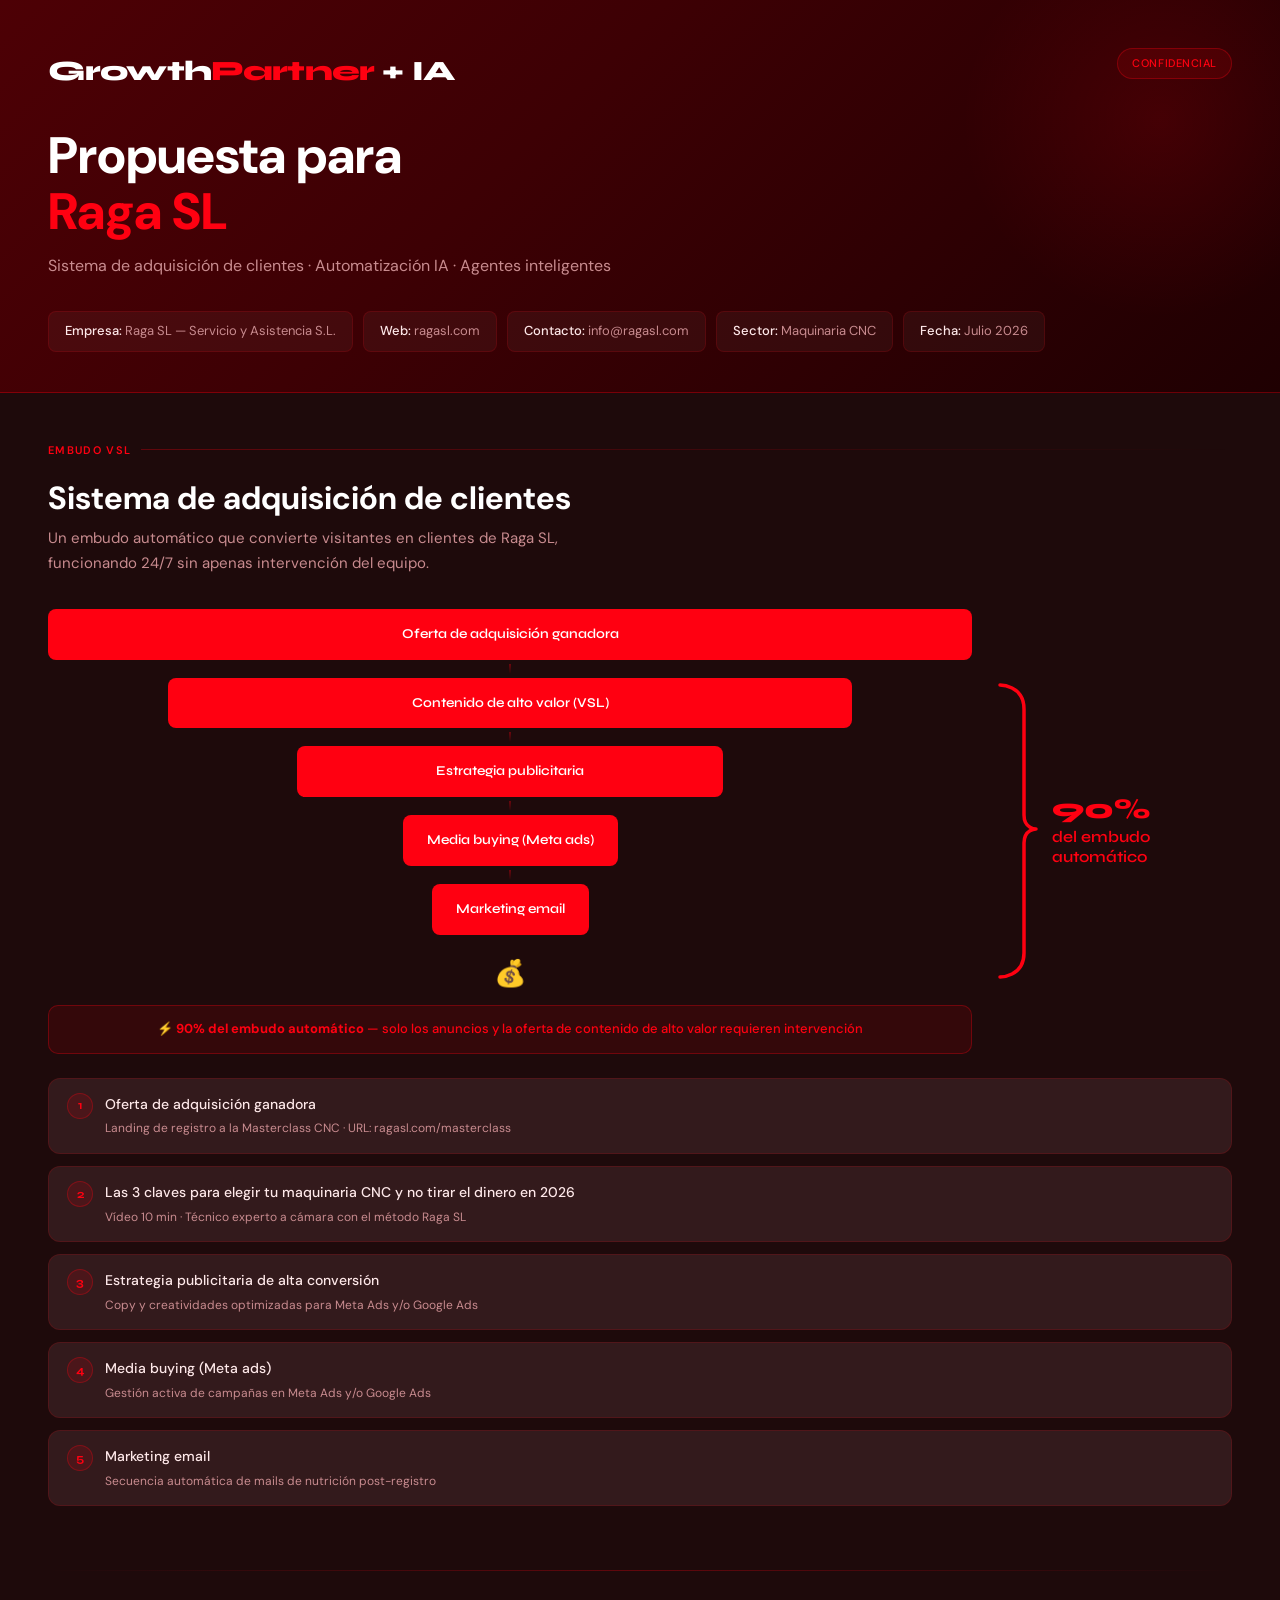
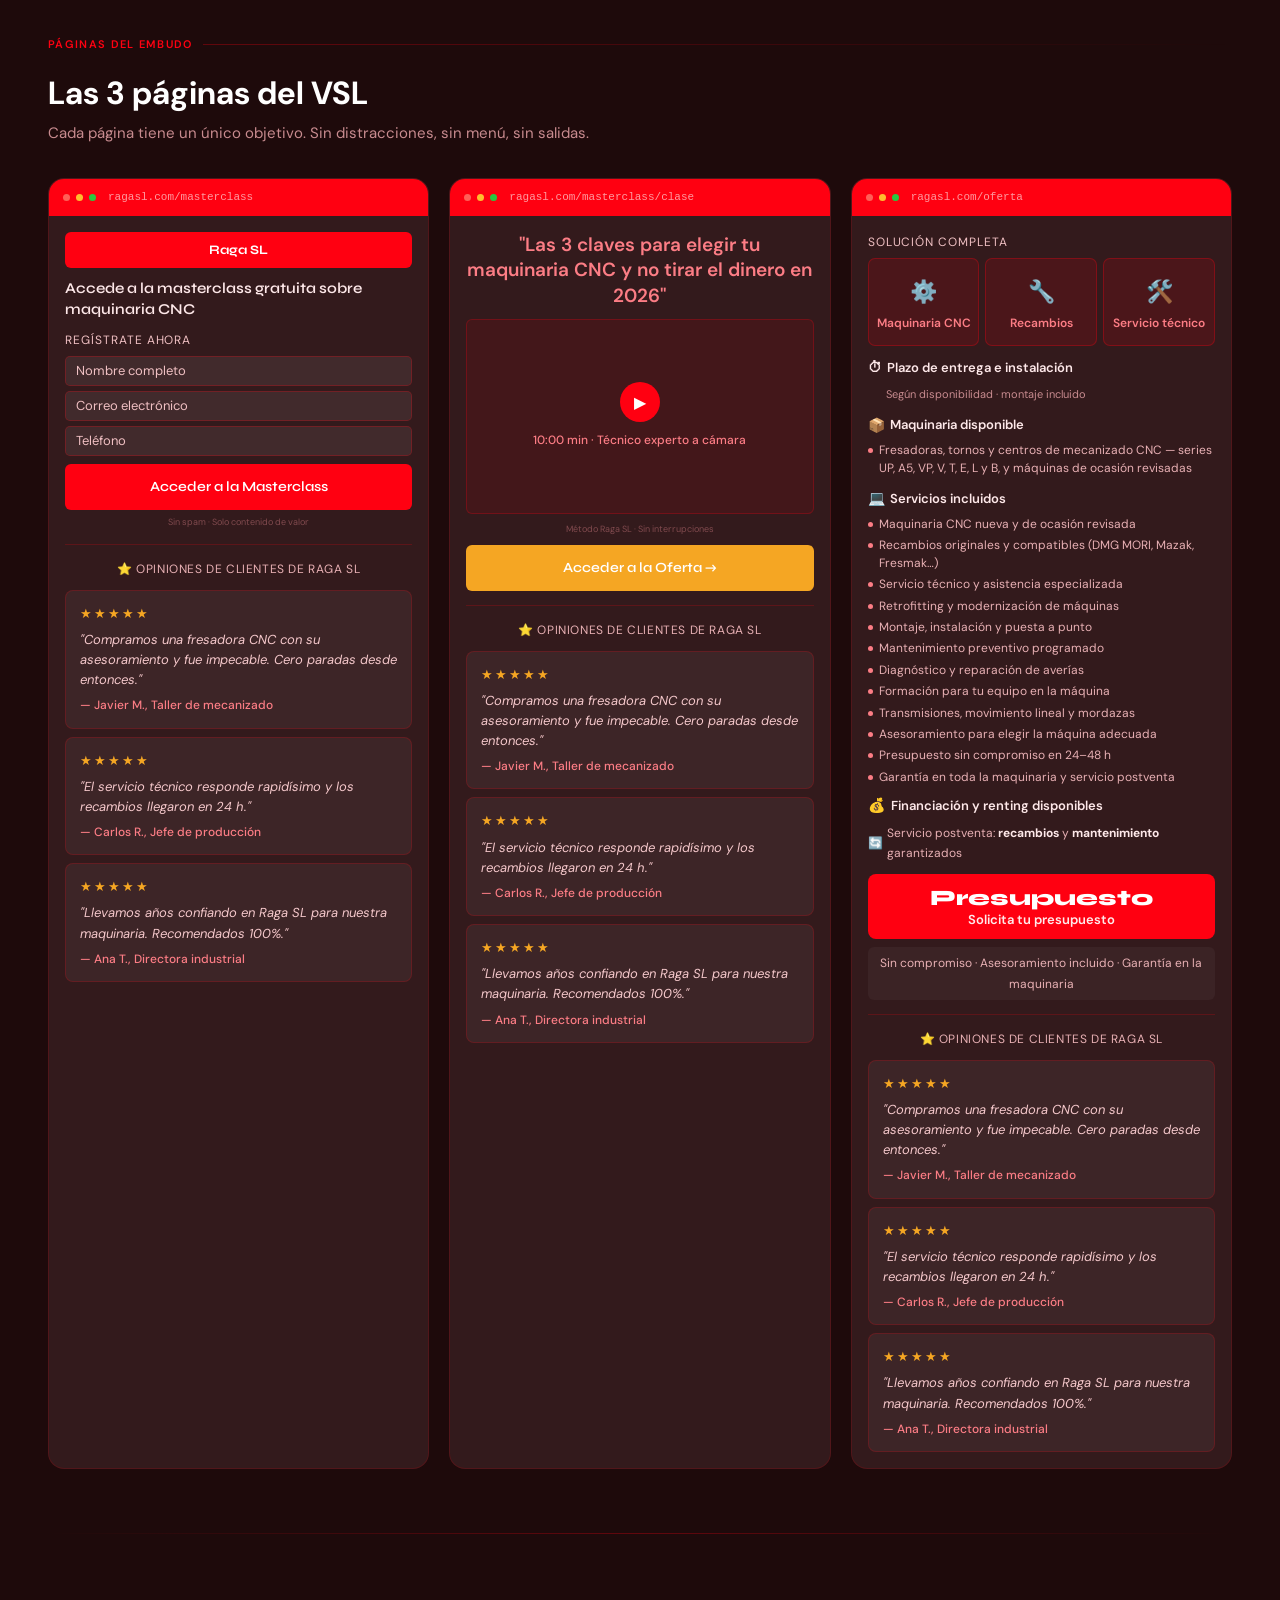
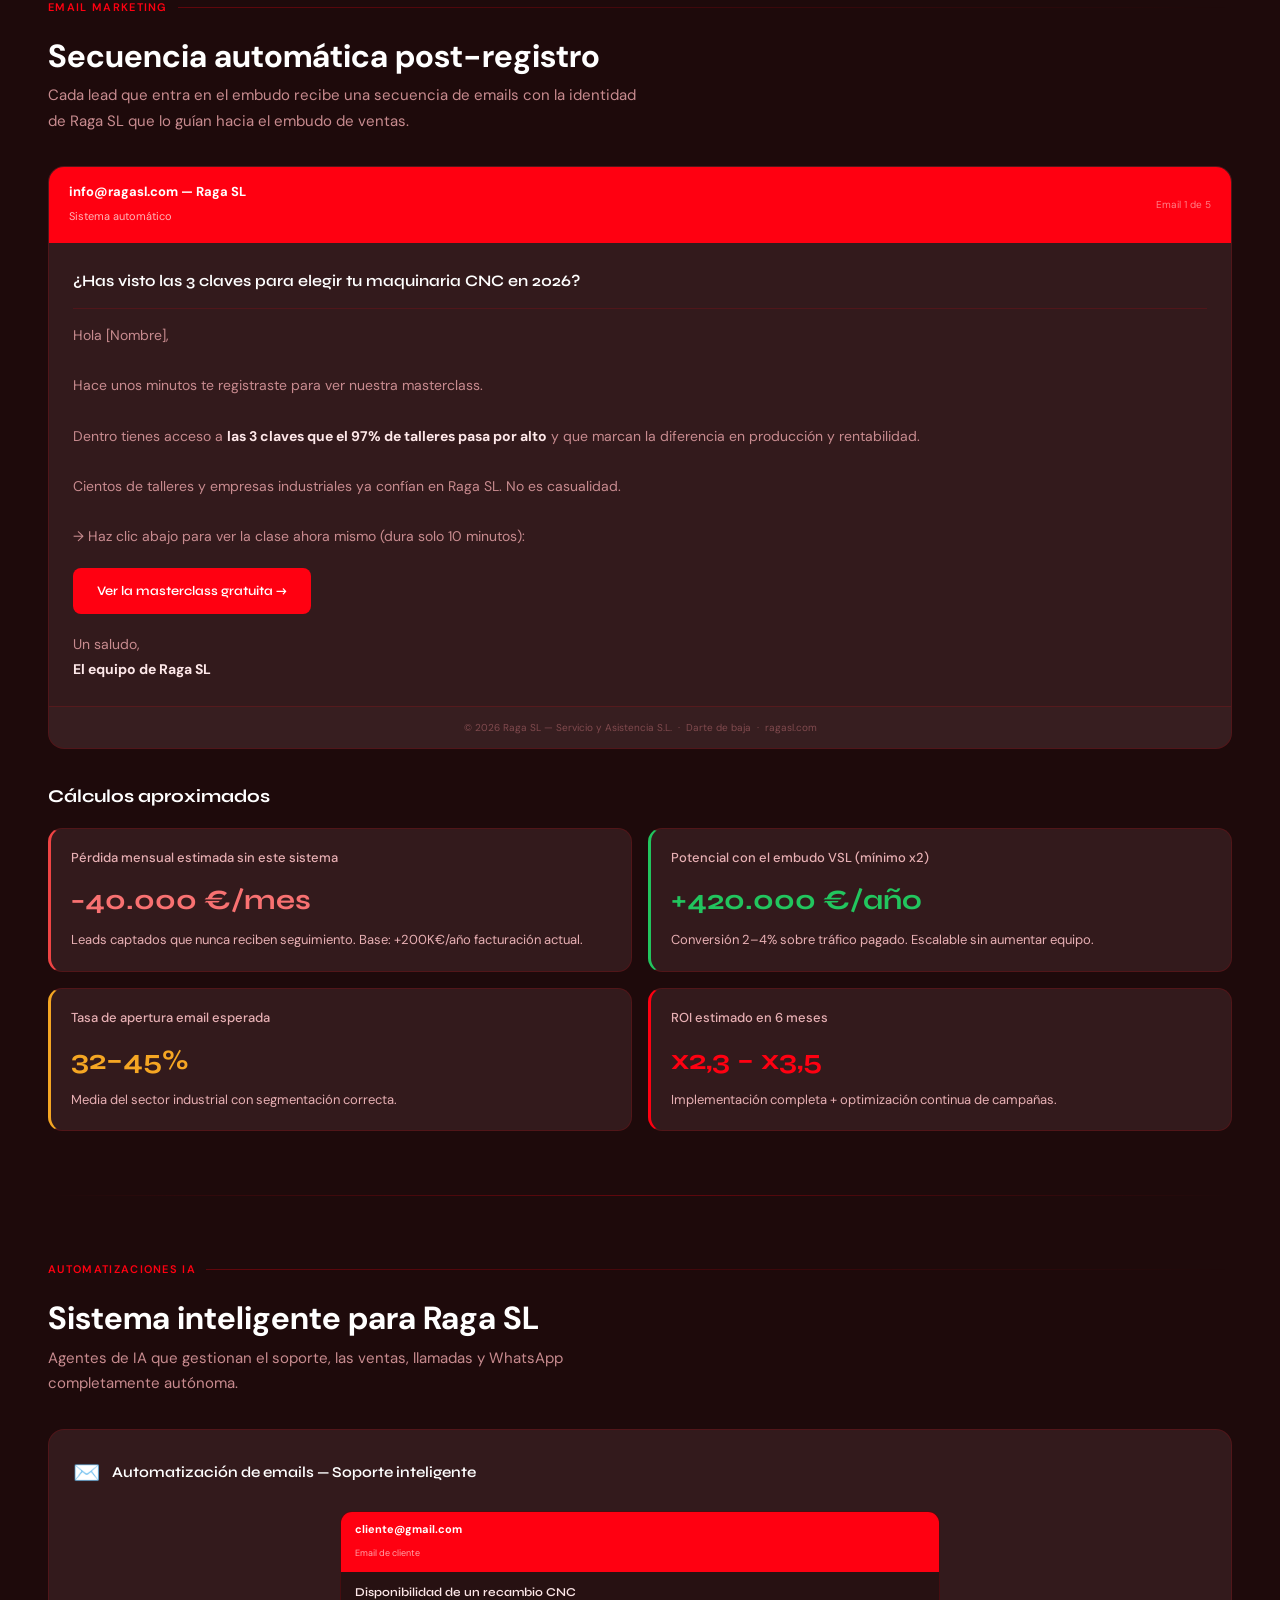
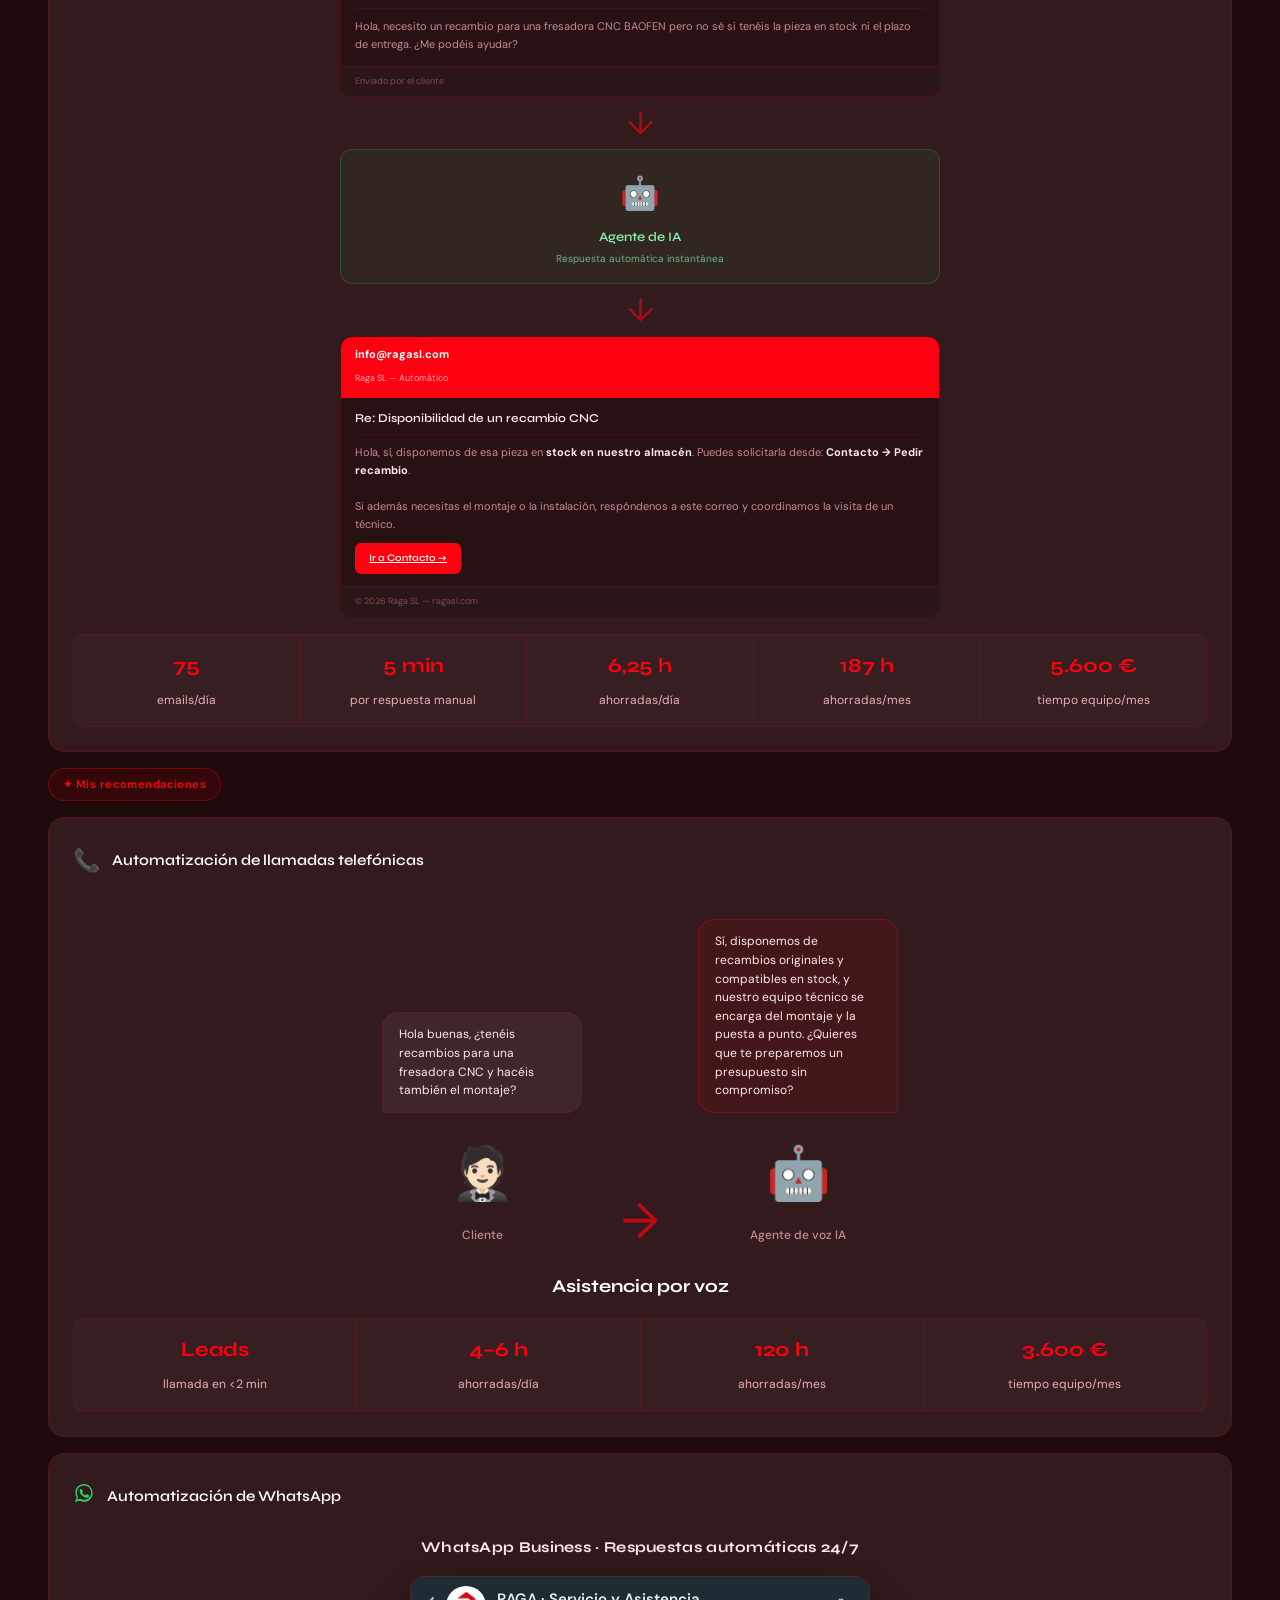
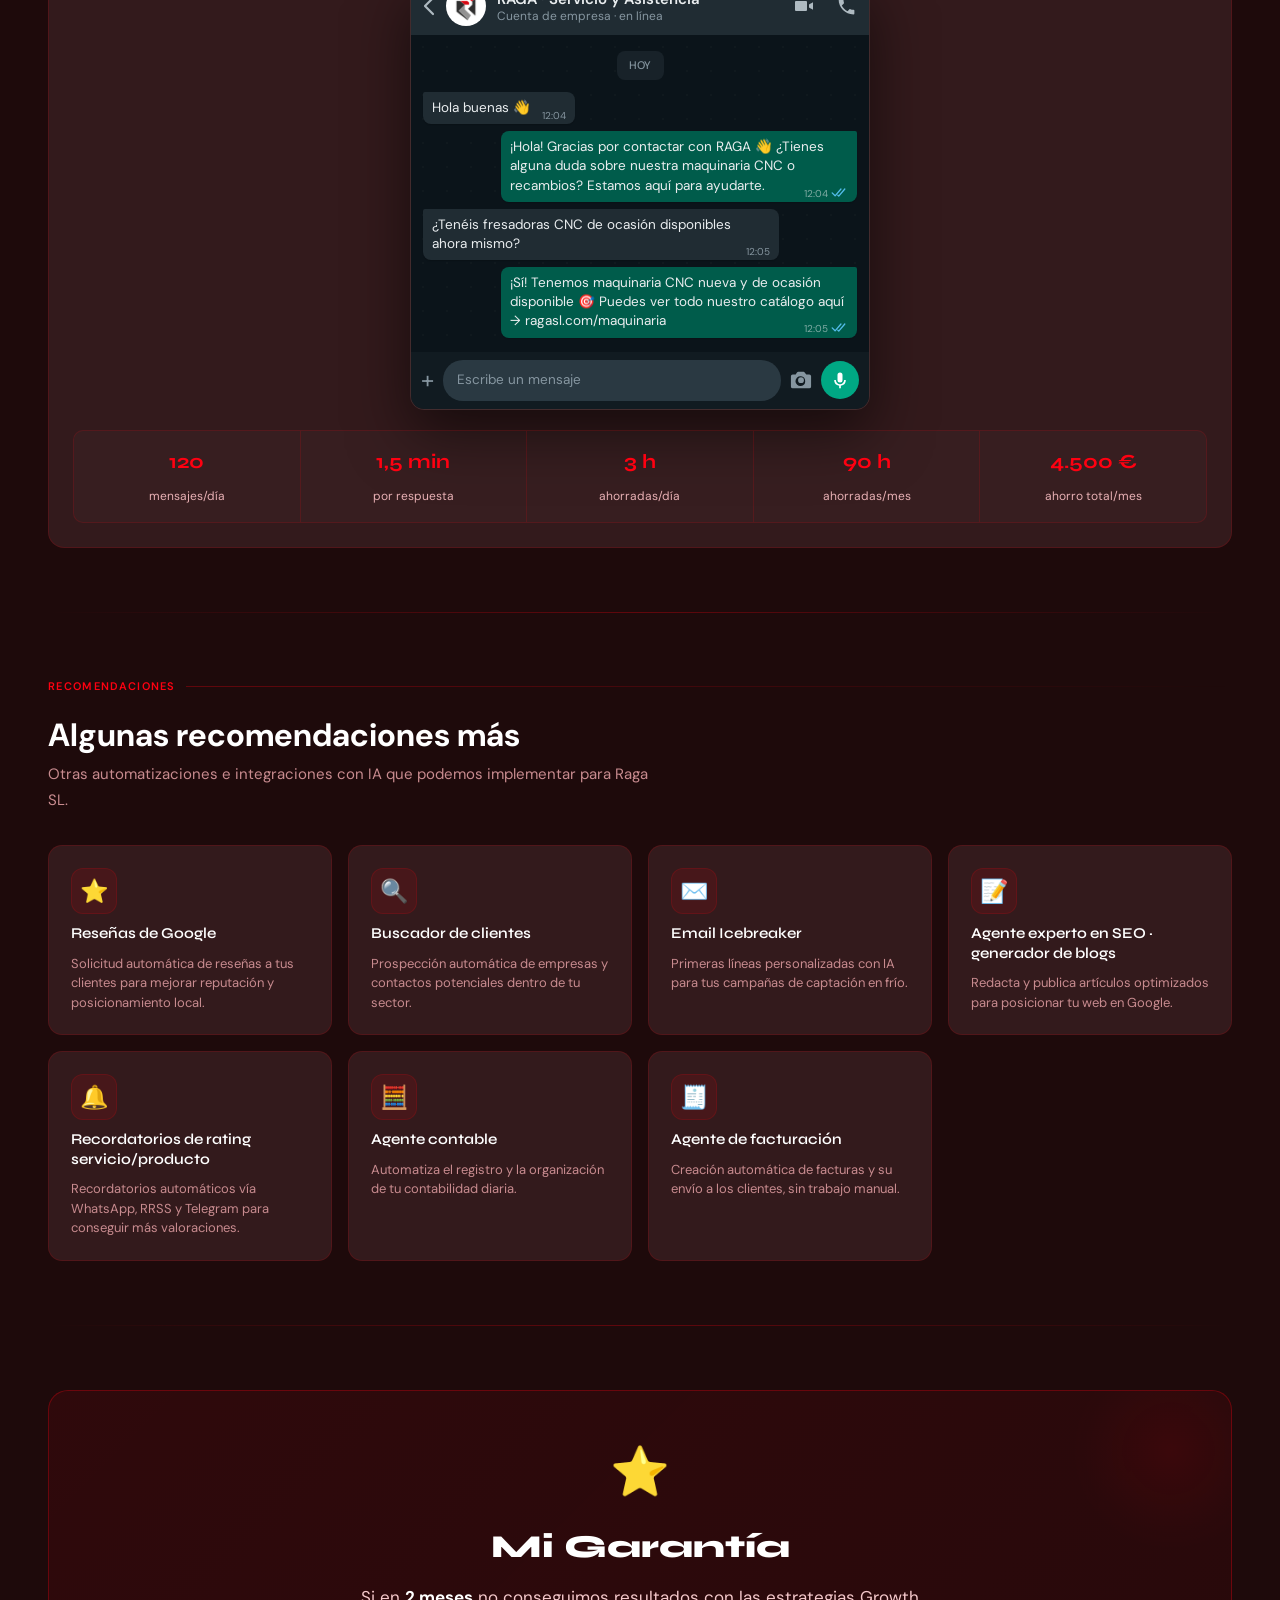
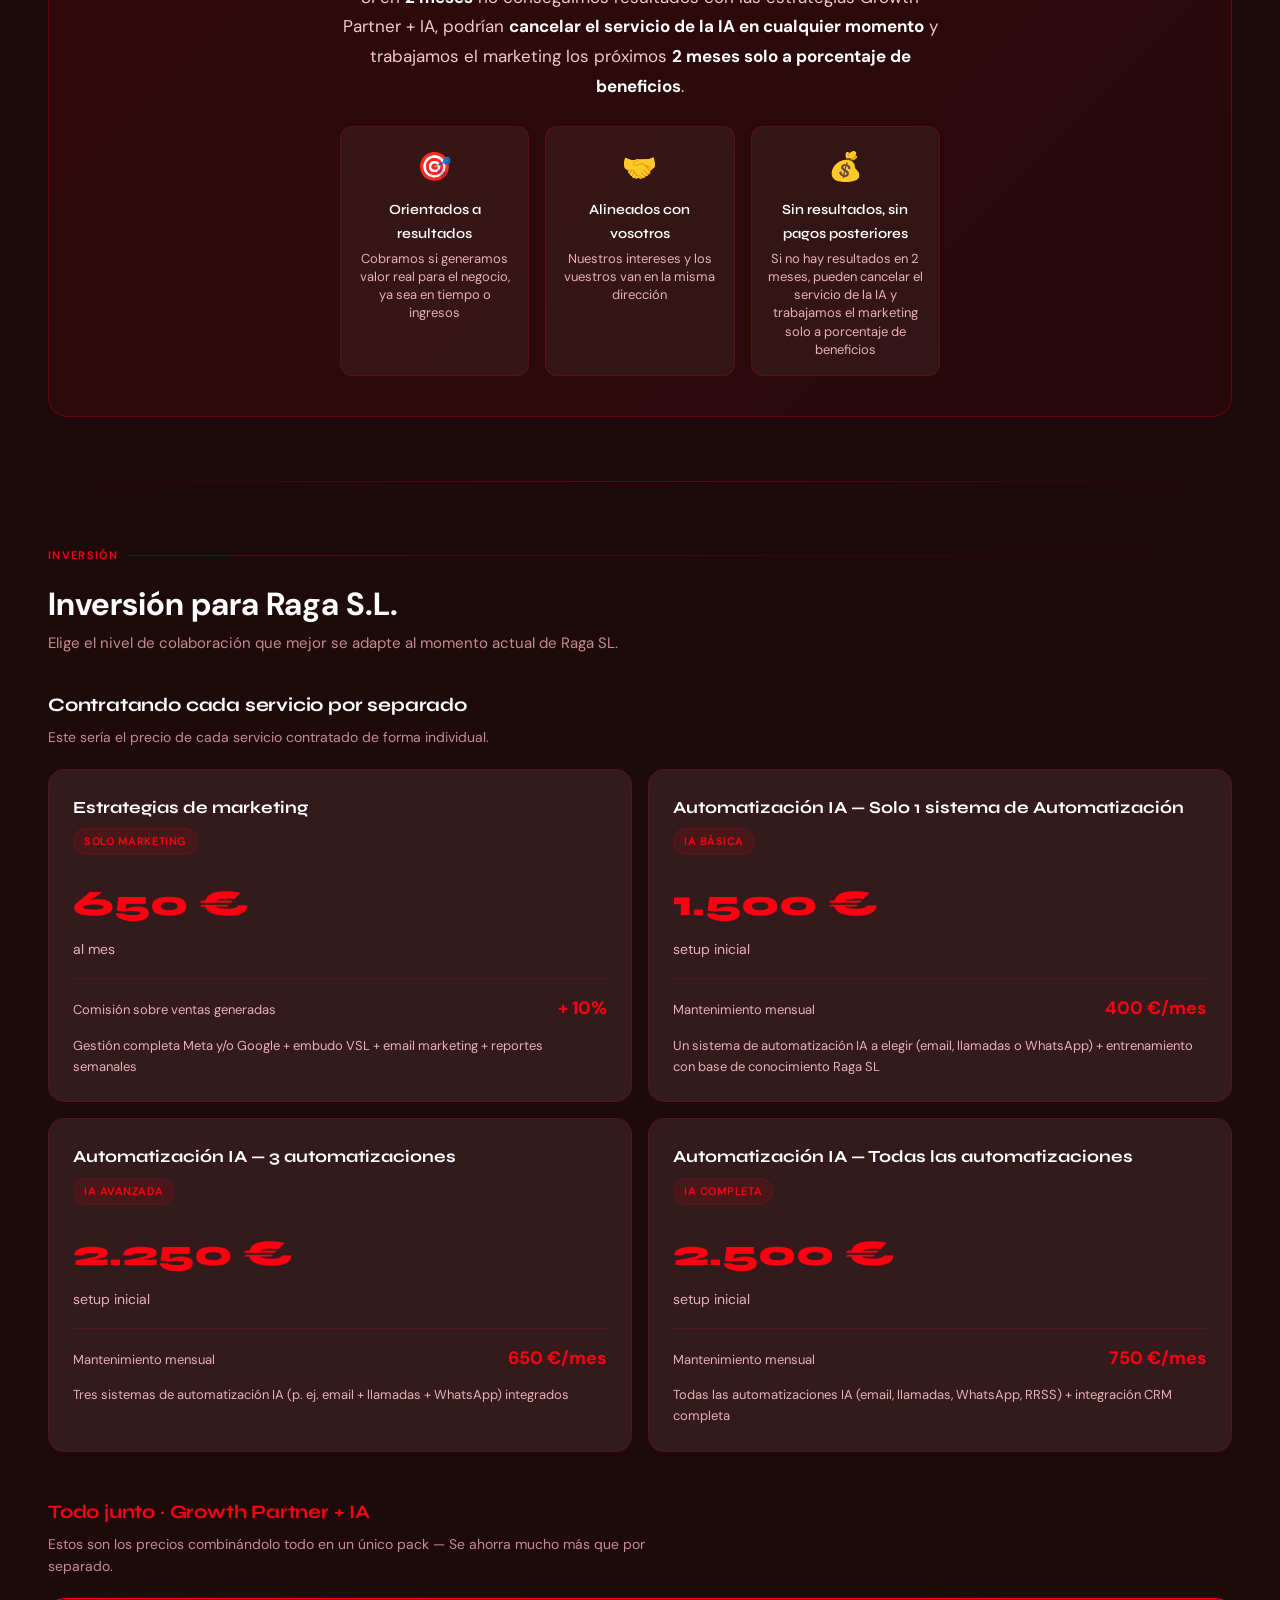
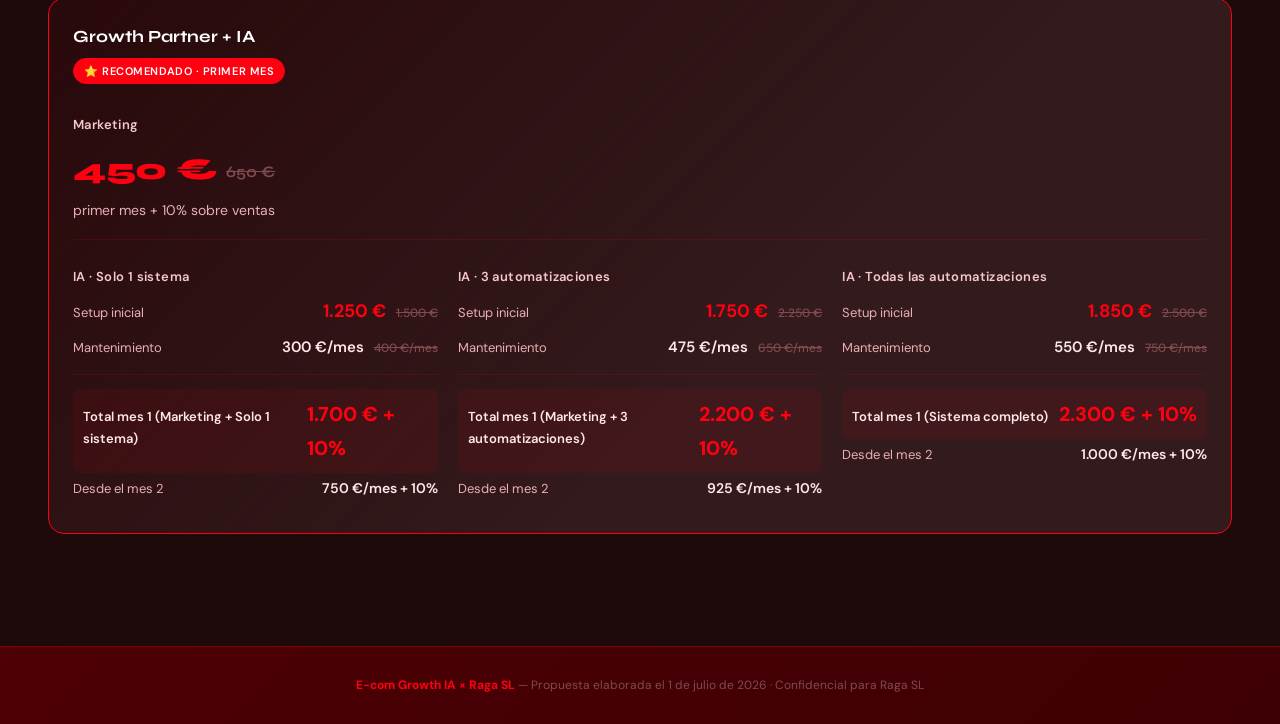
<file: ragasl-propuesta.html>
<!DOCTYPE html><html lang="es"><head><meta charset="UTF-8"><meta name="viewport" content="width=device-width, initial-scale=1.0"><title>Propuesta Growth Partner + IA — Raga SL</title><link href="https://fonts.googleapis.com/css2?family=Syne:wght@400;500;600;700;800&family=DM+Sans:ital,opsz,wght@0,9..40,300;0,9..40,400;0,9..40,500;1,9..40,300&display=swap" rel="stylesheet"><style>:root{--blue:#ff0011;--blue-dark:#cc000e;--blue-pale:#ffe6e8;--blue-mid:#ffb3b8;--dark:#1e0a0b;--dark2:#271112;--dark3:#331a1c;--text:#fee8e9;--text-muted:#c88b8f;--text-dim:#804a4e;--gold:#f5a623;--green:#22c55e;--red:#ef4444;--white:#ffffff;--border:rgba(255,0,17,0.15);--border-strong:rgba(255,0,17,0.3)}*{box-sizing:border-box;margin:0;padding:0}html,body{overflow-x:hidden;max-width:100%}body{background:var(--dark);color:var(--text);font-family:'DM Sans',sans-serif;font-size:15px;line-height:1.7}h1,h2,h3,h4{font-family:'Syne',sans-serif;font-weight:700;letter-spacing:-0.02em}.hero{background:linear-gradient(135deg,#4d0005 0%,#3d0004 40%,#1f0002 100%);border-bottom:1px solid var(--border-strong);padding:48px 48px 40px;position:relative;overflow:hidden;width:100vw;margin-left:calc(50% - 50vw)}.hero::before{content:'';position:absolute;top:-80px;right:-80px;width:400px;height:400px;border-radius:50%;background:radial-gradient(circle,rgba(255,0,17,.12) 0%,transparent 70%);pointer-events:none}.hero-top{display:flex;justify-content:space-between;align-items:flex-start;margin-bottom:32px}.logo{font-family:'Syne',sans-serif;font-size:28px;font-weight:800;color:var(--white);letter-spacing:-0.03em}.logo span{color:var(--blue)}.badge-conf{background:rgba(255,0,17,.1);border:1px solid var(--border-strong);color:var(--blue);font-size:11px;font-weight:500;padding:5px 14px;border-radius:20px;letter-spacing:.05em;text-transform:uppercase}.hero-title{font-size:clamp(32px,4vw,52px);font-weight:800;color:var(--white);line-height:1.1;margin-bottom:12px}.hero-title span{color:var(--blue)}.hero-sub{font-size:16px;color:var(--text-muted);margin-bottom:32px}.hero-chips{display:flex;gap:10px;flex-wrap:wrap}.chip{background:rgba(255,255,255,.04);border:1px solid var(--border);border-radius:8px;padding:8px 16px;font-size:13px;color:var(--text-muted)}.chip strong{color:var(--text);font-weight:500}.page{width:100vw;max-width:100vw;margin-left:calc(50% - 50vw);padding:48px}.section{margin-bottom:64px}.section-label{font-size:11px;font-weight:600;letter-spacing:.12em;text-transform:uppercase;color:var(--blue);margin-bottom:20px;display:flex;align-items:center;gap:10px}.section-label::after{content:'';flex:1;height:1px;background:linear-gradient(90deg,var(--border-strong),transparent)}.section-title{font-size:clamp(22px,3vw,32px);font-weight:700;color:var(--white);margin-bottom:8px;line-height:1.2}.section-desc{font-size:15px;color:var(--text-muted);margin-bottom:32px;max-width:600px}.divider{height:1px;background:linear-gradient(90deg,transparent,var(--border-strong),transparent);margin:0 0 64px}.funnel-outer{display:flex;align-items:stretch;gap:0}.funnel-main{flex:1}.funnel-blocks{display:flex;flex-direction:column;gap:4px;margin-bottom:16px}.f-row{display:flex;justify-content:center}.f-block{background:var(--blue);border-radius:8px;padding:14px 24px;color:#fff;font-family:'Syne',sans-serif;font-weight:600;font-size:13.5px;text-align:center;transition:filter .2s;cursor:default}.f-block:hover{filter:brightness(1.1)}.f-row:nth-child(1) .f-block{width:100%}.f-row:nth-child(2) .f-block{width:88%}.f-row:nth-child(3) .f-block{width:74%}.f-row:nth-child(4) .f-block{width:60%}.f-row:nth-child(5) .f-block{width:46%}.f-connector{width:2px;height:10px;background:linear-gradient(180deg,var(--blue),transparent);margin:0 auto;opacity:.35}.f-coin{text-align:center;font-size:26px;margin-top:10px;margin-bottom:10px}.f-auto-box{background:rgba(255,0,17,.1);border:1px solid var(--border-strong);border-radius:10px;padding:12px 18px;text-align:center;margin-top:4px;font-size:13px;font-weight:500;color:var(--blue)}.brace-wrap{display:flex;align-items:center;gap:12px;margin-left:16px;flex-shrink:0;align-self:stretch}.brace-svg-col{display:flex;align-items:center;height:100%}.brace-label-col{display:flex;flex-direction:column;justify-content:center}.brace-label-pct{font-family:'Syne',sans-serif;font-size:28px;font-weight:800;color:#ff0011;line-height:1;margin-bottom:4px}.brace-label-text{font-family:'Syne',sans-serif;font-size:16px;font-weight:600;color:#ff0011;line-height:1.25;max-width:180px}.funnel-steps-list{display:flex;flex-direction:column;gap:12px;margin-top:24px}.funnel-step-card{background:var(--dark3);border:1px solid var(--border);border-radius:12px;padding:14px 18px;display:flex;align-items:flex-start;gap:12px;transition:border-color .2s}.funnel-step-card:hover{border-color:var(--border-strong)}.step-num{width:26px;height:26px;border-radius:50%;background:rgba(255,0,17,.12);border:1px solid var(--border-strong);color:var(--blue);font-family:'Syne',sans-serif;font-weight:700;font-size:12px;display:flex;align-items:center;justify-content:center;flex-shrink:0}.step-name{font-weight:500;color:var(--text);font-size:14px;margin-bottom:2px}.step-desc{font-size:12px;color:var(--text-muted)}.mockups-grid{display:grid;grid-template-columns:repeat(3,1fr);gap:20px}.mockup-card{background:var(--dark3);border:1px solid var(--border);border-radius:16px;overflow:hidden;transition:border-color .2s,transform .2s}.mockup-card:hover{border-color:var(--blue);transform:translateY(-2px)}.mockup-bar{background:var(--blue);padding:9px 14px;display:flex;align-items:center;gap:6px}.dot{width:7px;height:7px;border-radius:50%}.mockup-url{font-size:11px;color:rgba(255,255,255,.6);margin-left:6px;font-family:monospace}.mockup-body{padding:16px}.m-logo{background:var(--blue);color:#fff;text-align:center;font-family:'Syne',sans-serif;font-weight:700;font-size:13px;padding:7px;border-radius:6px;margin-bottom:10px}.m-title{font-family:'Syne',sans-serif;font-weight:600;font-size:15px;color:var(--text);margin-bottom:10px;line-height:1.4}.m-label{font-size:12px;letter-spacing:.08em;text-transform:uppercase;color:#f0c0c3;margin-bottom:6px}.m-field{background:rgba(255,255,255,.07);border:1px solid rgba(255,0,17,.25);border-radius:5px;height:30px;margin-bottom:5px;padding:0 10px;display:flex;align-items:center;font-size:13px;color:#f0c0c3}.m-btn{background:var(--blue);color:#fff;text-align:center;font-size:14px;font-weight:600;font-family:'Syne',sans-serif;padding:11px;border-radius:6px;margin-top:8px}.m-btn.gold{background:var(--gold)}.m-video{background:rgba(255,0,17,.08);border:1px solid rgba(255,0,17,.25);border-radius:6px;aspect-ratio:16/9;width:100%;display:flex;flex-direction:column;align-items:center;justify-content:center;gap:8px;margin-bottom:8px}.m-play{width:40px;height:40px;border-radius:50%;background:var(--blue);display:flex;align-items:center;justify-content:center;color:#fff;font-size:16px}.m-duration{font-size:12px;color:#fc7d85;font-weight:500}.m-vsltitle{font-size:19px;font-weight:600;color:#fc7d85;text-align:center;margin-bottom:10px;line-height:1.35}.product-grid{display:grid;grid-template-columns:repeat(3,1fr);gap:6px;margin-bottom:10px}.product-tile{background:rgba(255,0,17,.12);border:1px solid rgba(255,0,17,.3);border-radius:7px;padding:14px 6px;text-align:center}.product-tile .pi{font-size:22px;margin-bottom:5px}.product-tile .pn{font-size:12px;color:#fc7d85;font-weight:600;line-height:1.3}.m-price{font-family:'Syne',sans-serif;font-size:22px;font-weight:700;color:#fff;text-align:center;margin:0;padding:12px 10px 4px}.m-pricesub{font-size:11px;color:#f0c0c3;text-align:center;margin-bottom:8px;padding-bottom:8px}.m-resources{margin:8px 0 6px}.m-res-section{font-size:13px;font-weight:600;color:#fee8e9;margin:10px 0 5px;display:flex;align-items:center;gap:5px}.m-res-section .ico{font-size:14px}.m-res-item{display:flex;align-items:flex-start;gap:6px;margin-bottom:4px}.m-res-bullet{width:5px;height:5px;border-radius:50%;background:#fc7d85;margin-top:6px;flex-shrink:0}.m-res-text{font-size:12px;color:#e8b0b4;line-height:1.45}.m-price-row{display:flex;align-items:center;gap:6px;margin:8px 0 3px}.m-price-ico{font-size:14px}.m-price-label{font-size:13px;font-weight:600;color:#fee8e9}.m-renew{font-size:12px;color:#e8b0b4;display:flex;align-items:center;gap:4px;margin-top:5px}.reviews-divider{height:1px;background:rgba(255,0,17,.2);margin:14px 0}.reviews-title{font-size:12px;letter-spacing:.05em;text-transform:uppercase;color:#e8b0b4;margin-bottom:10px;text-align:center}.reviews-list{display:flex;flex-direction:column;gap:8px}.review-item{background:rgba(255,255,255,.05);border:1px solid rgba(255,0,17,.2);border-radius:8px;padding:12px 14px}.review-stars{color:#f5a623;font-size:13px;letter-spacing:2px;margin-bottom:5px}.review-text{font-size:13px;color:#f5c8cb;line-height:1.55;font-style:italic}.review-author{font-size:12px;color:#fc7d85;margin-top:5px;font-weight:500}.email-wrap{background:var(--dark3);border:1px solid var(--border);border-radius:16px;overflow:hidden;margin-bottom:32px}.email-topbar{background:var(--blue);padding:14px 20px;display:flex;justify-content:space-between;align-items:center}.email-from strong{color:#fff;font-size:13px;display:block}.email-from span{color:rgba(255,255,255,.7);font-size:11px}.email-num{font-size:10px;color:rgba(255,255,255,.5)}.email-inner{padding:24px}.email-subject{font-family:'Syne',sans-serif;font-size:16px;font-weight:600;color:var(--white);margin-bottom:14px;padding-bottom:14px;border-bottom:1px solid var(--border)}.email-body{font-size:14px;color:var(--text-muted);line-height:1.8}.email-body strong{color:var(--text)}.email-cta{display:inline-block;background:var(--blue);color:#fff;font-family:'Syne',sans-serif;font-weight:600;font-size:13px;padding:12px 24px;border-radius:8px;margin:18px 0;text-decoration:none}.email-foot{background:rgba(255,255,255,.02);padding:12px 20px;font-size:10px;color:var(--text-dim);text-align:center;border-top:1px solid var(--border)}.calc-section-title{font-family:'Syne',sans-serif;font-size:18px;font-weight:700;color:var(--white);margin-bottom:16px}.calc-grid{display:grid;grid-template-columns:1fr 1fr;gap:16px}.calc-card{background:var(--dark3);border:1px solid var(--border);border-radius:14px;padding:20px;border-left:3px solid var(--blue)}.calc-card.danger{border-left-color:var(--red)}.calc-card.success{border-left-color:var(--green)}.calc-card.gold{border-left-color:var(--gold)}.calc-label{font-size:13px;color:#e8b0b4;margin-bottom:10px;line-height:1.4;font-weight:500}.calc-value{font-family:'Syne',sans-serif;font-size:28px;font-weight:700;color:var(--blue);margin-bottom:6px}.calc-card.danger .calc-value{color:#f87171}.calc-card.success .calc-value{color:var(--green)}.calc-card.gold .calc-value{color:var(--gold)}.calc-note{font-size:13px;color:#e8b0b4;line-height:1.55}.auto-card{background:var(--dark3);border:1px solid var(--border);border-radius:16px;padding:24px;margin-bottom:16px}.auto-head{display:flex;align-items:center;gap:12px;margin-bottom:20px}.auto-icon{font-size:22px}.auto-name{font-family:'Syne',sans-serif;font-weight:600;font-size:15px;color:var(--white)}.reco-badge{display:inline-flex;align-items:center;gap:6px;background:rgba(255,0,17,.1);border:1px solid var(--border-strong);color:var(--blue);font-size:11px;font-weight:600;padding:6px 14px;border-radius:20px;margin-bottom:16px;letter-spacing:.04em}.email-flow-row{display:flex;flex-direction:column;align-items:center;gap:10px;margin-bottom:16px}.flow-arrow-big{font-size:32px;color:var(--blue);opacity:.6;flex-shrink:0;line-height:1}.email-mini{width:100%;max-width:600px;background:var(--dark2);border:1px solid var(--border);border-radius:12px;overflow:hidden}.email-mini-bar{background:var(--blue);padding:8px 14px;display:flex;justify-content:space-between;align-items:center}.email-mini-bar .efrom strong{color:#fff;font-size:11px;display:block}.email-mini-bar .efrom span{color:rgba(255,255,255,.65);font-size:9px}.email-mini-body{padding:12px 14px}.email-mini-subject{font-family:'Syne',sans-serif;font-size:12px;font-weight:600;color:var(--text);margin-bottom:8px;padding-bottom:8px;border-bottom:1px solid var(--border);line-height:1.35}.email-mini-text{font-size:11px;color:var(--text-muted);line-height:1.65}.email-mini-text strong{color:var(--text)}.email-mini-cta{display:inline-block;background:var(--blue);color:#fff;font-family:'Syne',sans-serif;font-size:10px;font-weight:600;padding:7px 14px;border-radius:6px;margin-top:10px}.email-mini-foot{background:rgba(255,255,255,.02);padding:7px 14px;font-size:9px;color:var(--text-dim);border-top:1px solid var(--border)}.agent-box{background:rgba(34,197,94,.07);border:1px solid rgba(34,197,94,.25);border-radius:12px;padding:16px 18px;text-align:center;width:100%;max-width:600px;flex-shrink:0}.agent-emoji{font-size:32px;display:block;margin-bottom:6px}.agent-name{font-family:'Syne',sans-serif;font-size:13px;font-weight:600;color:#86efac;margin-bottom:2px}.agent-sub{font-size:10px;color:rgba(134,239,172,.7)}.saving-strip{display:flex;gap:0;background:rgba(255,255,255,.02);border:1px solid var(--border);border-radius:10px;overflow:hidden}.saving-item{flex:1;padding:14px 10px;text-align:center;border-right:1px solid var(--border)}.saving-item:last-child{border-right:none}.saving-num{font-family:'Syne',sans-serif;font-size:20px;font-weight:700;color:var(--blue);display:block;margin-bottom:4px}.saving-lbl{font-size:12px;color:#e8b0b4;line-height:1.35}.voice-scene{display:flex;align-items:flex-end;justify-content:center;gap:40px;padding:20px 0 10px}.voice-person{display:flex;flex-direction:column;align-items:center;gap:8px}.voice-emoji{font-size:52px}.voice-label{font-size:12px;color:var(--text-muted);font-weight:500}.voice-bubble{background:rgba(255,255,255,.06);border:1px solid var(--border);border-radius:16px;padding:12px 16px;font-size:12px;color:var(--text);max-width:200px;line-height:1.55;position:relative;text-align:left}.voice-bubble.left{border-bottom-left-radius:4px}.voice-bubble.right{border-bottom-right-radius:4px;background:rgba(255,0,17,.08);border-color:var(--border-strong)}.voice-mid{display:flex;flex-direction:column;align-items:center;gap:8px}.voice-wave{font-size:28px;transform:scaleX(1.4);display:block;opacity:.5;letter-spacing:2px}.voice-arr{font-size:22px;color:var(--blue);opacity:.6}.voice-title{font-family:'Syne',sans-serif;font-size:18px;font-weight:700;color:var(--white);text-align:center;margin-top:16px}.voice-person-wrap{display:flex;flex-direction:column;align-items:center}.voice-bubble-wrap{margin-bottom:8px}.social-mockup{background:#1a1a1a;border-radius:16px;overflow:hidden;border:1px solid rgba(255,255,255,.1);max-width:480px;margin:0 auto 20px}.social-topbar{background:#242424;padding:12px 16px;display:flex;align-items:center;gap:10px;border-bottom:1px solid rgba(255,255,255,.08)}.social-avatar{width:34px;height:34px;border-radius:50%;background:var(--blue);display:flex;align-items:center;justify-content:center;font-family:'Syne',sans-serif;font-weight:800;font-size:14px;color:#fff;flex-shrink:0}.social-topname{font-size:13px;font-weight:600;color:#fff;display:flex;align-items:center;gap:4px}.social-topname .verified{color:var(--blue);font-size:12px}.social-topsub{font-size:11px;color:rgba(255,255,255,.45)}.social-body{padding:16px;display:flex;flex-direction:column;gap:10px}.social-center{text-align:center;padding:8px 0}.social-center .sav{width:52px;height:52px;border-radius:50%;background:var(--blue);display:flex;align-items:center;justify-content:center;font-family:'Syne',sans-serif;font-weight:800;font-size:20px;color:#fff;margin:0 auto 6px}.social-center .sname{font-size:14px;font-weight:600;color:#fff;display:flex;align-items:center;justify-content:center;gap:4px}.social-center .ssub{font-size:11px;color:rgba(255,255,255,.45);margin-bottom:10px}.social-profile-btn{background:rgba(255,255,255,.12);border:none;border-radius:8px;padding:7px 20px;font-size:12px;color:#fff;font-weight:500}.social-msg-note{font-size:11px;color:rgba(255,255,255,.4);text-align:center}.social-msg-note a{color:var(--blue)}.social-bubble-row{display:flex;gap:8px;align-items:flex-end}.social-bubble-row.right{justify-content:flex-end}.social-small-av{width:28px;height:28px;border-radius:50%;background:var(--blue);display:flex;align-items:center;justify-content:center;font-family:'Syne',sans-serif;font-size:11px;font-weight:800;color:#fff;flex-shrink:0}.social-bubble{background:#2a2a2a;border-radius:18px 18px 18px 4px;padding:10px 14px;font-size:12px;color:#fff;max-width:260px;line-height:1.5}.social-bubble.out{background:var(--blue);border-radius:18px 18px 4px 18px}.social-bubble strong{display:block;font-size:11px;margin-bottom:4px;opacity:.8}.auto-flow-label{font-size:10px;color:var(--text-dim);text-align:center;margin:6px 0 14px;letter-spacing:.05em;text-transform:uppercase}.tool-note{background:rgba(255,255,255,.02);border:1px solid var(--border);border-radius:8px;padding:10px 14px;font-size:11px;color:var(--text-dim);margin-top:12px}.pricing-grid{display:grid;grid-template-columns:1fr 1fr;gap:16px}.price-card{background:var(--dark3);border:1px solid var(--border);border-radius:16px;padding:24px;transition:border-color .2s}.price-card:hover{border-color:var(--border-strong)}.price-card.featured{border:1px solid var(--blue);background:linear-gradient(135deg,rgba(255,0,17,.05) 0%,var(--dark3) 60%)}.plan-name{font-family:'Syne',sans-serif;font-size:17px;font-weight:700;color:var(--white);margin-bottom:6px}.plan-tag{display:inline-block;background:rgba(255,0,17,.1);border:1px solid var(--border);color:var(--blue);font-size:11px;font-weight:600;padding:3px 10px;border-radius:20px;margin-bottom:18px;letter-spacing:.05em;text-transform:uppercase}.price-card.featured .plan-tag{background:var(--blue);color:#fff;border-color:var(--blue)}.price-main{font-family:'Syne',sans-serif;font-size:36px;font-weight:800;color:var(--blue);margin-bottom:4px}.price-sub{font-size:14px;color:#e8b0b4;margin-bottom:16px}hr.pdiv{border:none;border-top:1px solid var(--border);margin:14px 0}.price-row{display:flex;justify-content:space-between;align-items:baseline;margin-bottom:8px}.pr-label{font-size:13px;color:#e8b0b4}.pr-val{font-size:15px;font-weight:600;color:var(--text)}.pr-val.accent{color:var(--blue);font-size:18px;font-weight:700}.price-note{font-size:13px;color:#e8b0b4;margin-top:12px;line-height:1.6}.price-section-label{font-size:13px;font-weight:600;color:#f5c8cb;margin:12px 0 8px;letter-spacing:.03em}.foot{background:linear-gradient(135deg,#4d0005 0%,#3d0004 100%);border-top:1px solid var(--border-strong);padding:28px 48px;text-align:center;width:100vw;margin-left:calc(50% - 50vw)}.foot p{font-size:12px;color:var(--text-dim)}.foot strong{color:var(--blue)}@keyframes fadeUp{from{opacity:0;transform:translateY(20px)}to{opacity:1;transform:translateY(0)}}.section{animation:fadeUp .5s ease both}.section:nth-child(1){animation-delay:.05s}.section:nth-child(2){animation-delay:.1s}.section:nth-child(3){animation-delay:.15s}.section:nth-child(4){animation-delay:.2s}.section:nth-child(5){animation-delay:.25s}@media(max-width:768px){.page{padding:24px 20px}.hero{padding:32px 20px}.mockups-grid{grid-template-columns:1fr}.calc-grid{grid-template-columns:1fr}.pricing-grid{grid-template-columns:1fr}.email-flow-row{flex-direction:column}.brace-wrap{display:none}}.wa-mockup{max-width:460px;margin:0 auto 20px;border-radius:14px;overflow:hidden;border:1px solid rgba(255,255,255,.08);box-shadow:0 24px 60px rgba(0,0,0,.55)}.wa-header{display:flex;align-items:center;gap:11px;background:#202c33;padding:9px 12px}.wa-avatar{width:40px;height:40px;border-radius:50%;overflow:hidden;background:#fff;flex-shrink:0}.wa-avatar img{width:100%;height:100%;object-fit:cover}.wa-htext{flex:1;min-width:0}.wa-hname{color:#e9edef;font-size:15px;font-weight:600;line-height:1.25;font-family:'DM Sans',sans-serif}.wa-hsub{color:#8696a0;font-size:12px;line-height:1.2}.wa-hicons{display:flex;align-items:center;gap:20px}.wa-body{background-color:#0b141a;background-image:radial-gradient(rgba(255,255,255,.02) 1px,transparent 1px);background-size:24px 24px;padding:16px 12px 14px;display:flex;flex-direction:column;gap:7px}.wa-date{align-self:center;background:#182229;color:#8696a0;font-size:11px;font-weight:500;padding:5px 12px;border-radius:8px;margin-bottom:5px;letter-spacing:.03em}.wa-in,.wa-out{max-width:82%;padding:6px 9px 6px;border-radius:8px;font-size:13.5px;line-height:1.42;color:#e9edef;font-family:'DM Sans',sans-serif;box-shadow:0 1px 1px rgba(0,0,0,.15);word-wrap:break-word}.wa-in{align-self:flex-start;background:#202c33;border-top-left-radius:2px}.wa-out{align-self:flex-end;background:#005c4b;border-top-right-radius:2px}.wa-time{float:right;font-size:10px;color:#8696a0;margin:8px 0 -2px 12px;position:relative;top:3px}.wa-out .wa-time{color:rgba(233,237,239,.55)}.wa-input{display:flex;align-items:center;gap:9px;background:#111b21;padding:8px 10px}.wa-inbox{flex:1;background:#2a3942;border-radius:20px;padding:9px 14px;color:#8696a0;font-size:13.5px;font-family:'DM Sans',sans-serif}.wa-mic{width:38px;height:38px;border-radius:50%;background:#00a884;display:flex;align-items:center;justify-content:center;flex-shrink:0}.wa-plus{color:#8696a0;font-size:24px;line-height:1}.rec-grid{display:grid;grid-template-columns:repeat(auto-fit,minmax(250px,1fr));gap:16px}.rec-card{background:var(--dark3);border:1px solid var(--border);border-radius:14px;padding:22px;display:flex;flex-direction:column;gap:10px;transition:border-color .2s}.rec-card:hover{border-color:var(--border-strong)}.rec-icon{width:46px;height:46px;border-radius:12px;background:rgba(255,0,17,.1);border:1px solid var(--border);display:flex;align-items:center;justify-content:center;font-size:23px}.rec-title{font-family:'Syne',sans-serif;font-weight:600;font-size:15px;color:var(--white);line-height:1.3}.rec-desc{font-size:13px;color:var(--text-muted);line-height:1.5}.plan-tagrow{display:flex;align-items:center;gap:8px;flex-wrap:nowrap;margin-bottom:18px}.plan-tagrow .plan-tag{margin:0}.plan-reco{display:inline-block;background:rgba(255,0,17,.1);border:1px solid var(--border);color:var(--blue);font-size:11px;font-weight:700;letter-spacing:.04em;text-transform:uppercase;padding:3px 10px;border-radius:20px;white-space:nowrap;margin:0}</style></head><body><div class="hero"><div class="hero-top"><div class="logo">Growth<span>Partner</span> + IA</div><div class="badge-conf">Confidencial</div></div><div class="hero-title">Propuesta para<br><span>Raga SL</span></div><div class="hero-sub">Sistema de adquisición de clientes · Automatización IA · Agentes inteligentes</div><div class="hero-chips"><div class="chip"><strong>Empresa:</strong> Raga SL — Servicio y Asistencia S.L.</div><div class="chip"><strong>Web:</strong> ragasl.com</div><div class="chip"><strong>Contacto:</strong> info@ragasl.com</div><div class="chip"><strong>Sector:</strong> Maquinaria CNC</div><div class="chip"><strong>Fecha:</strong> Julio 2026</div></div></div><div class="page"><div class="section"><div class="section-label">Embudo VSL</div><div class="section-title">Sistema de adquisición de clientes</div><div class="section-desc">Un embudo automático que convierte visitantes en clientes de Raga SL, funcionando 24/7 sin apenas intervención del equipo.</div><div class="funnel-outer"><div class="funnel-main"><div class="funnel-blocks"><div class="f-row"><div class="f-block">Oferta de adquisición ganadora</div></div><div class="f-connector"></div><div class="f-row"><div class="f-block">Contenido de alto valor (VSL)</div></div><div class="f-connector"></div><div class="f-row"><div class="f-block">Estrategia publicitaria</div></div><div class="f-connector"></div><div class="f-row"><div class="f-block">Media buying (Meta ads)</div></div><div class="f-connector"></div><div class="f-row"><div class="f-block">Marketing email</div></div></div><div class="f-coin">💰</div><div class="f-auto-box">⚡ <strong>90% del embudo automático</strong> — solo los anuncios y la oferta de contenido de alto valor requieren intervención</div></div><div class="brace-wrap"><div class="brace-svg-col"><svg width="52" height="300" viewBox="0 0 52 300" fill="none" xmlns="http://www.w3.org/2000/svg"><path d="M 40 4 C 40 4, 16 4, 16 28 L 16 134 C 16 148, 4 148, 4 148 C 4 148, 16 148, 16 162 L 16 272 C 16 296, 40 296, 40 296" transform="translate(52 0) scale(-1 1)" stroke="#ff0011" stroke-width="3.5" fill="none" stroke-linecap="round" stroke-linejoin="round"/></svg></div><div class="brace-label-col"><div class="brace-label-pct">90%</div><div class="brace-label-text">del embudo automático</div></div></div></div><div class="funnel-steps-list"><div class="funnel-step-card"><div class="step-num">1</div><div><div class="step-name">Oferta de adquisición ganadora</div><div class="step-desc">Landing de registro a la Masterclass CNC · URL: ragasl.com/masterclass</div></div></div><div class="funnel-step-card"><div class="step-num">2</div><div><div class="step-name">Las 3 claves para elegir tu maquinaria CNC y no tirar el dinero en 2026</div><div class="step-desc">Vídeo 10 min · Técnico experto a cámara con el método Raga SL</div></div></div><div class="funnel-step-card"><div class="step-num">3</div><div><div class="step-name">Estrategia publicitaria de alta conversión</div><div class="step-desc">Copy y creatividades optimizadas para Meta Ads y/o Google Ads</div></div></div><div class="funnel-step-card"><div class="step-num">4</div><div><div class="step-name">Media buying (Meta ads)</div><div class="step-desc">Gestión activa de campañas en Meta Ads y/o Google Ads</div></div></div><div class="funnel-step-card"><div class="step-num">5</div><div><div class="step-name">Marketing email</div><div class="step-desc">Secuencia automática de mails de nutrición post-registro</div></div></div></div></div><div class="divider"></div><div class="section"><div class="section-label">Páginas del embudo</div><div class="section-title">Las 3 páginas del VSL</div><div class="section-desc">Cada página tiene un único objetivo. Sin distracciones, sin menú, sin salidas.</div><div class="mockups-grid"><div class="mockup-card"><div class="mockup-bar"><div class="dot" style="background:#ff5f57"></div><div class="dot" style="background:#ffbd2e"></div><div class="dot" style="background:#28c840"></div><span class="mockup-url">ragasl.com/masterclass</span></div><div class="mockup-body"><div class="m-logo">Raga SL</div><div class="m-title">Accede a la masterclass gratuita sobre maquinaria CNC</div><div class="m-label">Regístrate ahora</div><div class="m-field">Nombre completo</div><div class="m-field">Correo electrónico</div><div class="m-field">Teléfono</div><div class="m-btn">Acceder a la Masterclass</div><div style="font-size:9px;color:var(--text-dim);text-align:center;margin-top:5px;">Sin spam · Solo contenido de valor</div><div class="reviews-divider"></div><div class="reviews-title">⭐ Opiniones de clientes de Raga SL</div><div class="reviews-list"><div class="review-item"><div class="review-stars">★★★★★</div><div class="review-text">"Compramos una fresadora CNC con su asesoramiento y fue impecable. Cero paradas desde entonces."</div><div class="review-author">— Javier M., Taller de mecanizado</div></div><div class="review-item"><div class="review-stars">★★★★★</div><div class="review-text">"El servicio técnico responde rapidísimo y los recambios llegaron en 24 h."</div><div class="review-author">— Carlos R., Jefe de producción</div></div><div class="review-item"><div class="review-stars">★★★★★</div><div class="review-text">"Llevamos años confiando en Raga SL para nuestra maquinaria. Recomendados 100%."</div><div class="review-author">— Ana T., Directora industrial</div></div></div></div></div><div class="mockup-card"><div class="mockup-bar"><div class="dot" style="background:#ff5f57"></div><div class="dot" style="background:#ffbd2e"></div><div class="dot" style="background:#28c840"></div><span class="mockup-url">ragasl.com/masterclass/clase</span></div><div class="mockup-body"><div class="m-vsltitle">"Las 3 claves para elegir tu maquinaria CNC y no tirar el dinero en 2026"</div><div class="m-video"><div class="m-play">▶</div><div class="m-duration">10:00 min · Técnico experto a cámara</div></div><div style="font-size:9px;color:var(--text-dim);text-align:center;margin-bottom:8px;">Método Raga SL · Sin interrupciones</div><div class="m-btn gold">Acceder a la Oferta →</div><div class="reviews-divider"></div><div class="reviews-title">⭐ Opiniones de clientes de Raga SL</div><div class="reviews-list"><div class="review-item"><div class="review-stars">★★★★★</div><div class="review-text">"Compramos una fresadora CNC con su asesoramiento y fue impecable. Cero paradas desde entonces."</div><div class="review-author">— Javier M., Taller de mecanizado</div></div><div class="review-item"><div class="review-stars">★★★★★</div><div class="review-text">"El servicio técnico responde rapidísimo y los recambios llegaron en 24 h."</div><div class="review-author">— Carlos R., Jefe de producción</div></div><div class="review-item"><div class="review-stars">★★★★★</div><div class="review-text">"Llevamos años confiando en Raga SL para nuestra maquinaria. Recomendados 100%."</div><div class="review-author">— Ana T., Directora industrial</div></div></div></div></div><div class="mockup-card"><div class="mockup-bar"><div class="dot" style="background:#ff5f57"></div><div class="dot" style="background:#ffbd2e"></div><div class="dot" style="background:#28c840"></div><span class="mockup-url">ragasl.com/oferta</span></div><div class="mockup-body"><div class="m-label">Solución completa</div><div class="product-grid"><div class="product-tile"><div class="pi">⚙️</div><div class="pn">Maquinaria CNC</div></div><div class="product-tile"><div class="pi">🔧</div><div class="pn">Recambios</div></div><div class="product-tile"><div class="pi">🛠️</div><div class="pn">Servicio técnico</div></div></div><div class="m-resources"><div class="m-res-section"><span class="ico">⏱</span> Plazo de entrega e instalación</div><div style="font-size:11px;color:var(--text-muted);margin-bottom:6px;padding-left:18px;">Según disponibilidad · montaje incluido</div><div class="m-res-section"><span class="ico">📦</span> Maquinaria disponible</div><div class="m-res-item"><div class="m-res-bullet"></div><div class="m-res-text">Fresadoras, tornos y centros de mecanizado CNC — series UP, A5, VP, V, T, E, L y B, y máquinas de ocasión revisadas</div></div><div class="m-res-section"><span class="ico">💻</span> Servicios incluidos</div><div class="m-res-item"><div class="m-res-bullet"></div><div class="m-res-text">Maquinaria CNC nueva y de ocasión revisada</div></div><div class="m-res-item"><div class="m-res-bullet"></div><div class="m-res-text">Recambios originales y compatibles (DMG MORI, Mazak, Fresmak…)</div></div><div class="m-res-item"><div class="m-res-bullet"></div><div class="m-res-text">Servicio técnico y asistencia especializada</div></div><div class="m-res-item"><div class="m-res-bullet"></div><div class="m-res-text">Retrofitting y modernización de máquinas</div></div><div class="m-res-item"><div class="m-res-bullet"></div><div class="m-res-text">Montaje, instalación y puesta a punto</div></div><div class="m-res-item"><div class="m-res-bullet"></div><div class="m-res-text">Mantenimiento preventivo programado</div></div><div class="m-res-item"><div class="m-res-bullet"></div><div class="m-res-text">Diagnóstico y reparación de averías</div></div><div class="m-res-item"><div class="m-res-bullet"></div><div class="m-res-text">Formación para tu equipo en la máquina</div></div><div class="m-res-item"><div class="m-res-bullet"></div><div class="m-res-text">Transmisiones, movimiento lineal y mordazas</div></div><div class="m-res-item"><div class="m-res-bullet"></div><div class="m-res-text">Asesoramiento para elegir la máquina adecuada</div></div><div class="m-res-item"><div class="m-res-bullet"></div><div class="m-res-text">Presupuesto sin compromiso en 24–48 h</div></div><div class="m-res-item"><div class="m-res-bullet"></div><div class="m-res-text">Garantía en toda la maquinaria y servicio postventa</div></div><div class="m-price-row" style="margin-top:8px;"><span class="m-price-ico">💰</span><span class="m-price-label">Financiación y renting disponibles</span></div><div class="m-renew"><span>🔄</span><span>Servicio postventa: <strong style="color:var(--text);">recambios</strong> y <strong style="color:var(--text);">mantenimiento</strong> garantizados</span></div></div><div style="background:var(--blue);border-radius:8px;padding:12px 10px;text-align:center;margin-top:10px;"><div style="font-family:'Syne',sans-serif;font-size:22px;font-weight:800;color:#fff;line-height:1.1;margin-bottom:2px;">Presupuesto</div><div style="font-size:13px;font-weight:600;color:rgba(255,255,255,.92);line-height:1.2;">Solicita tu presupuesto</div></div><div style="font-size:12px;color:#e8b0b4;text-align:center;margin-top:8px;padding:6px;background:rgba(255,255,255,.04);border-radius:6px;">Sin compromiso · Asesoramiento incluido · Garantía en la maquinaria</div><div class="reviews-divider"></div><div class="reviews-title">⭐ Opiniones de clientes de Raga SL</div><div class="reviews-list"><div class="review-item"><div class="review-stars">★★★★★</div><div class="review-text">"Compramos una fresadora CNC con su asesoramiento y fue impecable. Cero paradas desde entonces."</div><div class="review-author">— Javier M., Taller de mecanizado</div></div><div class="review-item"><div class="review-stars">★★★★★</div><div class="review-text">"El servicio técnico responde rapidísimo y los recambios llegaron en 24 h."</div><div class="review-author">— Carlos R., Jefe de producción</div></div><div class="review-item"><div class="review-stars">★★★★★</div><div class="review-text">"Llevamos años confiando en Raga SL para nuestra maquinaria. Recomendados 100%."</div><div class="review-author">— Ana T., Directora industrial</div></div></div></div></div></div></div><div class="divider"></div><div class="section"><div class="section-label">Email Marketing</div><div class="section-title">Secuencia automática post-registro</div><div class="section-desc">Cada lead que entra en el embudo recibe una secuencia de emails con la identidad de Raga SL que lo guían hacia el embudo de ventas.</div><div class="email-wrap"><div class="email-topbar"><div class="email-from"><strong>info@ragasl.com — Raga SL</strong><span>Sistema automático</span></div><div class="email-num">Email 1 de 5</div></div><div class="email-inner"><div class="email-subject">¿Has visto las 3 claves para elegir tu maquinaria CNC en 2026?</div><div class="email-body"> Hola [Nombre],<br><br> Hace unos minutos te registraste para ver nuestra masterclass.<br><br> Dentro tienes acceso a <strong>las 3 claves que el 97% de talleres pasa por alto</strong> y que marcan la diferencia en producción y rentabilidad.<br><br> Cientos de talleres y empresas industriales ya confían en Raga SL. No es casualidad.<br><br> → Haz clic abajo para ver la clase ahora mismo (dura solo 10 minutos): </div><div><a class="email-cta" href="#">Ver la masterclass gratuita →</a></div><div class="email-body">Un saludo,<br><strong>El equipo de Raga SL</strong></div></div><div class="email-foot">© 2026 Raga SL — Servicio y Asistencia S.L. &nbsp;·&nbsp; Darte de baja &nbsp;·&nbsp; ragasl.com</div></div><div class="calc-section-title">Cálculos aproximados</div><div class="calc-grid"><div class="calc-card danger"><div class="calc-label">Pérdida mensual estimada sin este sistema</div><div class="calc-value">−40.000 €/mes</div><div class="calc-note">Leads captados que nunca reciben seguimiento. Base: +200K€/año facturación actual.</div></div><div class="calc-card success"><div class="calc-label">Potencial con el embudo VSL (mínimo x2)</div><div class="calc-value">+420.000 €/año</div><div class="calc-note">Conversión 2–4% sobre tráfico pagado. Escalable sin aumentar equipo.</div></div><div class="calc-card gold"><div class="calc-label">Tasa de apertura email esperada</div><div class="calc-value">32–45%</div><div class="calc-note">Media del sector industrial con segmentación correcta.</div></div><div class="calc-card"><div class="calc-label">ROI estimado en 6 meses</div><div class="calc-value">x2,3 – x3,5</div><div class="calc-note">Implementación completa + optimización continua de campañas.</div></div></div></div><div class="divider"></div><div class="section"><div class="section-label">Automatizaciones IA</div><div class="section-title">Sistema inteligente para Raga SL</div><div class="section-desc">Agentes de IA que gestionan el soporte, las ventas, llamadas y WhatsApp completamente autónoma.</div><div class="auto-card"><div class="auto-head"><div class="auto-icon">✉️</div><div class="auto-name">Automatización de emails — Soporte inteligente</div></div><div class="email-flow-row"><div class="email-mini"><div class="email-mini-bar"><div class="efrom"><strong>cliente@gmail.com</strong><span>Email de cliente</span></div></div><div class="email-mini-body"><div class="email-mini-subject">Disponibilidad de un recambio CNC</div><div class="email-mini-text">Hola, necesito un recambio para una fresadora CNC BAOFEN pero no sé si tenéis la pieza en stock ni el plazo de entrega. ¿Me podéis ayudar?</div></div><div class="email-mini-foot">Enviado por el cliente</div></div><div class="flow-arrow-big">↓</div><div class="agent-box"><span class="agent-emoji">🤖</span><div class="agent-name">Agente de IA</div><div class="agent-sub">Respuesta automática instantánea</div></div><div class="flow-arrow-big">↓</div><div class="email-mini"><div class="email-mini-bar"><div class="efrom"><strong>info@ragasl.com</strong><span>Raga SL — Automático</span></div></div><div class="email-mini-body"><div class="email-mini-subject">Re: Disponibilidad de un recambio CNC</div><div class="email-mini-text">Hola, sí, disponemos de esa pieza en <strong>stock en nuestro almacén</strong>. Puedes solicitarla desde: <strong>Contacto → Pedir recambio</strong>.<br><br>Si además necesitas el montaje o la instalación, respóndenos a este correo y coordinamos la visita de un técnico.</div><a class="email-mini-cta" href="#">Ir a Contacto →</a></div><div class="email-mini-foot">© 2026 Raga SL — ragasl.com</div></div></div><div class="saving-strip"><div class="saving-item"><span class="saving-num">75</span><span class="saving-lbl">emails/día</span></div><div class="saving-item"><span class="saving-num">5 min</span><span class="saving-lbl">por respuesta manual</span></div><div class="saving-item"><span class="saving-num">6,25 h</span><span class="saving-lbl">ahorradas/día</span></div><div class="saving-item"><span class="saving-num">187 h</span><span class="saving-lbl">ahorradas/mes</span></div><div class="saving-item"><span class="saving-num">5.600 €</span><span class="saving-lbl">tiempo equipo/mes</span></div></div></div><div class="reco-badge">✦ Mis recomendaciones</div><div class="auto-card"><div class="auto-head"><div class="auto-icon">📞</div><div class="auto-name">Automatización de llamadas telefónicas</div></div><div class="voice-scene"><div class="voice-person"><div class="voice-bubble-wrap"><div class="voice-bubble left">Hola buenas, ¿tenéis recambios para una fresadora CNC y hacéis también el montaje?</div></div><div class="voice-emoji">🤵🏻</div><div class="voice-label">Cliente</div></div><div class="voice-mid"><div style="height:60px;"></div><div style="font-size:48px;color:var(--blue);opacity:.7;line-height:1;">→</div></div><div class="voice-person"><div class="voice-bubble-wrap"><div class="voice-bubble right">Sí, disponemos de recambios originales y compatibles en stock, y nuestro equipo técnico se encarga del montaje y la puesta a punto. ¿Quieres que te preparemos un presupuesto sin compromiso?</div></div><div class="voice-emoji">🤖</div><div class="voice-label">Agente de voz IA</div></div></div><div class="voice-title">Asistencia por voz</div><div class="saving-strip" style="margin-top:16px;"><div class="saving-item"><span class="saving-num">Leads</span><span class="saving-lbl">llamada en &lt;2 min</span></div><div class="saving-item"><span class="saving-num">4–6 h</span><span class="saving-lbl">ahorradas/día</span></div><div class="saving-item"><span class="saving-num">120 h</span><span class="saving-lbl">ahorradas/mes</span></div><div class="saving-item"><span class="saving-num">3.600 €</span><span class="saving-lbl">tiempo equipo/mes</span></div></div></div><div class="auto-card"><div class="auto-head"><div class="auto-icon"><svg width="22" height="22" viewBox="0 0 32 32" fill="#25D366"><path d="M16 3C9 3 3.5 8.5 3.5 15.5c0 2.4.7 4.7 1.9 6.7L3 29l7-1.8c1.9 1 4 1.6 6 1.6 7 0 12.5-5.5 12.5-12.5S23 3 16 3zm0 22.8c-1.8 0-3.6-.5-5.1-1.4l-.4-.2-4.2 1.1 1.1-4.1-.2-.4c-1-1.6-1.5-3.4-1.5-5.3C5.5 9.6 10.2 5 16 5s10.5 4.6 10.5 10.5S21.8 25.8 16 25.8z"/><path d="M22.4 18.8c-.3-.2-1.9-1-2.2-1.1-.3-.1-.5-.2-.8.2s-.9 1.1-1.1 1.3c-.2.2-.4.2-.7.1-1.8-.9-3-1.6-4.2-3.6-.3-.5.3-.5.9-1.6.1-.2 0-.4 0-.6s-.8-1.9-1.1-2.6c-.3-.7-.6-.6-.8-.6h-.7c-.2 0-.6.1-.9.4-.3.4-1.2 1.2-1.2 2.8s1.2 3.3 1.4 3.5c.2.2 2.4 3.7 5.8 5.1 2.2.9 3 1 4.1.9.7-.1 1.9-.8 2.2-1.5.3-.7.3-1.4.2-1.5-.1-.2-.3-.3-.6-.4z"/></svg></div><div class="auto-name">Automatización de WhatsApp</div></div><div style="font-family:'Syne',sans-serif;font-size:15px;font-weight:700;color:var(--text);margin:0 auto 16px;letter-spacing:.02em;text-align:center;max-width:480px;">WhatsApp Business · Respuestas automáticas 24/7</div><div class="wa-mockup"><div class="wa-header"><svg width="12" height="20" viewBox="0 0 12 20" fill="none"><path d="M10 2 2 10l8 8" stroke="#aebac1" stroke-width="2.2" stroke-linecap="round" stroke-linejoin="round"/></svg><div class="wa-avatar"><img src="[data-uri]" alt="Raga SL"></div><div class="wa-htext"><div class="wa-hname">RAGA · Servicio y Asistencia</div><div class="wa-hsub">Cuenta de empresa · en línea</div></div><div class="wa-hicons"><svg width="24" height="24" viewBox="0 0 24 24" fill="#aebac1"><path d="M15 8v8a1 1 0 0 1-1 1H4a1 1 0 0 1-1-1V8a1 1 0 0 1 1-1h10a1 1 0 0 1 1 1zm2 2.5 4-2.3v7.6l-4-2.3z"/></svg><svg width="21" height="21" viewBox="0 0 24 24" fill="#aebac1"><path d="M6.6 10.8c1.4 2.8 3.8 5.1 6.6 6.6l2.2-2.2c.3-.3.7-.4 1-.2 1.1.4 2.3.6 3.6.6.6 0 1 .4 1 1V20c0 .6-.4 1-1 1C10.6 21 3 13.4 3 4c0-.6.4-1 1-1h3.5c.6 0 1 .4 1 1 0 1.2.2 2.4.6 3.6.1.4 0 .7-.2 1l-2.3 2.2z"/></svg></div></div><div class="wa-body"><div class="wa-date">HOY</div><div class="wa-in">Hola buenas 👋<span class="wa-time">12:04</span></div><div class="wa-out">¡Hola! Gracias por contactar con RAGA 👋 ¿Tienes alguna duda sobre nuestra maquinaria CNC o recambios? Estamos aquí para ayudarte.<span class="wa-time">12:04<svg width="17" height="11" viewBox="0 0 18 12" fill="none" style="vertical-align:-1px;margin-left:3px"><path d="M1 6.4 4.2 9.6 10.6 2.2M7.2 9 8.2 10l6.6-7.8" stroke="#53bdeb" stroke-width="1.4" stroke-linecap="round" stroke-linejoin="round"/></svg></span></div><div class="wa-in">¿Tenéis fresadoras CNC de ocasión disponibles ahora mismo?<span class="wa-time">12:05</span></div><div class="wa-out">¡Sí! Tenemos maquinaria CNC nueva y de ocasión disponible 🎯 Puedes ver todo nuestro catálogo aquí → ragasl.com/maquinaria<span class="wa-time">12:05<svg width="17" height="11" viewBox="0 0 18 12" fill="none" style="vertical-align:-1px;margin-left:3px"><path d="M1 6.4 4.2 9.6 10.6 2.2M7.2 9 8.2 10l6.6-7.8" stroke="#53bdeb" stroke-width="1.4" stroke-linecap="round" stroke-linejoin="round"/></svg></span></div></div><div class="wa-input"><span class="wa-plus">+</span><div class="wa-inbox">Escribe un mensaje</div><svg width="22" height="22" viewBox="0 0 24 24" fill="#8696a0"><path d="M12 9a3.2 3.2 0 1 0 0 6.4A3.2 3.2 0 0 0 12 9zm9-3h-3.2l-1.4-1.7A2 2 0 0 0 14.9 3H9.1a2 2 0 0 0-1.5.7L6.2 6H3a2 2 0 0 0-2 2v11a2 2 0 0 0 2 2h18a2 2 0 0 0 2-2V8a2 2 0 0 0-2-2zm-9 12.5A5.3 5.3 0 1 1 12 8a5.3 5.3 0 0 1 0 10.5z"/></svg><span class="wa-mic"><svg width="20" height="20" viewBox="0 0 24 24" fill="#fff"><path d="M12 15a3 3 0 0 0 3-3V6a3 3 0 0 0-6 0v6a3 3 0 0 0 3 3zm5-3a5 5 0 0 1-10 0H5a7 7 0 0 0 6 6.9V22h2v-3.1A7 7 0 0 0 19 12h-2z"/></svg></span></div></div><div class="saving-strip"><div class="saving-item"><span class="saving-num">120</span><span class="saving-lbl">mensajes/día</span></div><div class="saving-item"><span class="saving-num">1,5 min</span><span class="saving-lbl">por respuesta</span></div><div class="saving-item"><span class="saving-num">3 h</span><span class="saving-lbl">ahorradas/día</span></div><div class="saving-item"><span class="saving-num">90 h</span><span class="saving-lbl">ahorradas/mes</span></div><div class="saving-item"><span class="saving-num">4.500 €</span><span class="saving-lbl">ahorro total/mes</span></div></div></div></div><div class="divider"></div><div class="section"><div class="section-label">Recomendaciones</div><div class="section-title">Algunas recomendaciones más</div><div class="section-desc">Otras automatizaciones e integraciones con IA que podemos implementar para Raga SL.</div><div class="rec-grid"><div class="rec-card"><div class="rec-icon">⭐</div><div class="rec-title">Reseñas de Google</div><div class="rec-desc">Solicitud automática de reseñas a tus clientes para mejorar reputación y posicionamiento local.</div></div><div class="rec-card"><div class="rec-icon">🔍</div><div class="rec-title">Buscador de clientes</div><div class="rec-desc">Prospección automática de empresas y contactos potenciales dentro de tu sector.</div></div><div class="rec-card"><div class="rec-icon">✉️</div><div class="rec-title">Email Icebreaker</div><div class="rec-desc">Primeras líneas personalizadas con IA para tus campañas de captación en frío.</div></div><div class="rec-card"><div class="rec-icon">📝</div><div class="rec-title">Agente experto en SEO · generador de blogs</div><div class="rec-desc">Redacta y publica artículos optimizados para posicionar tu web en Google.</div></div><div class="rec-card"><div class="rec-icon">🔔</div><div class="rec-title">Recordatorios de rating servicio/producto</div><div class="rec-desc">Recordatorios automáticos vía WhatsApp, RRSS y Telegram para conseguir más valoraciones.</div></div><div class="rec-card"><div class="rec-icon">🧮</div><div class="rec-title">Agente contable</div><div class="rec-desc">Automatiza el registro y la organización de tu contabilidad diaria.</div></div><div class="rec-card"><div class="rec-icon">🧾</div><div class="rec-title">Agente de facturación</div><div class="rec-desc">Creación automática de facturas y su envío a los clientes, sin trabajo manual.</div></div></div></div><div class="divider"></div><div class="section"><div style="background:linear-gradient(135deg,rgba(255,0,17,.08) 0%,rgba(204,0,14,.05) 100%);border:1px solid rgba(255,0,17,.3);border-radius:20px;padding:40px 48px;text-align:center;position:relative;overflow:hidden;"><div style="position:absolute;top:-40px;right:-40px;width:200px;height:200px;border-radius:50%;background:radial-gradient(circle,rgba(255,0,17,.08) 0%,transparent 70%);pointer-events:none;"></div><div style="font-size:48px;margin-bottom:16px;">⭐</div><div style="font-family:'Syne',sans-serif;font-size:clamp(22px,3vw,32px);font-weight:800;color:#fff;margin-bottom:16px;line-height:1.2;">Mi Garantía</div><div style="font-size:17px;color:#f5c8cb;max-width:620px;margin:0 auto 24px;line-height:1.75;"> Si en <strong style="color:#fff;">2 meses</strong> no conseguimos resultados con las estrategias Growth Partner + IA, podrían <strong style="color:#fff;">cancelar el servicio de la IA en cualquier momento</strong> y trabajamos el marketing los próximos <strong style="color:#fff;">2 meses solo a porcentaje de beneficios</strong>. </div><div style="display:grid;grid-template-columns:repeat(3,1fr);gap:16px;max-width:600px;margin:0 auto;"><div style="background:rgba(255,255,255,.05);border:1px solid rgba(255,0,17,.2);border-radius:12px;padding:16px 12px;"><div style="font-size:28px;margin-bottom:8px;">🎯</div><div style="font-family:'Syne',sans-serif;font-size:14px;font-weight:600;color:#fff;margin-bottom:4px;">Orientados a resultados</div><div style="font-size:13px;color:#e8b0b4;line-height:1.4;">Cobramos si generamos valor real para el negocio, ya sea en tiempo o ingresos</div></div><div style="background:rgba(255,255,255,.05);border:1px solid rgba(255,0,17,.2);border-radius:12px;padding:16px 12px;"><div style="font-size:28px;margin-bottom:8px;">🤝</div><div style="font-family:'Syne',sans-serif;font-size:14px;font-weight:600;color:#fff;margin-bottom:4px;">Alineados con vosotros</div><div style="font-size:13px;color:#e8b0b4;line-height:1.4;">Nuestros intereses y los vuestros van en la misma dirección</div></div><div style="background:rgba(255,255,255,.05);border:1px solid rgba(255,0,17,.2);border-radius:12px;padding:16px 12px;"><div style="font-size:28px;margin-bottom:8px;">💰</div><div style="font-family:'Syne',sans-serif;font-size:14px;font-weight:600;color:#fff;margin-bottom:4px;">Sin resultados, sin pagos posteriores</div><div style="font-size:13px;color:#e8b0b4;line-height:1.4;">Si no hay resultados en 2 meses, pueden cancelar el servicio de la IA y trabajamos el marketing solo a porcentaje de beneficios</div></div></div></div></div><div class="divider"></div><div class="section"><div class="section-label">Inversión</div><div class="section-title">Inversión para Raga S.L.</div><div class="section-desc">Elige el nivel de colaboración que mejor se adapte al momento actual de Raga SL.</div><div class="pricing-grid"><div style="grid-column:1/-1;margin:0 0 4px;"><div style="font-family:'Syne',sans-serif;font-size:19px;font-weight:700;color:var(--white);margin-bottom:6px;letter-spacing:-.01em;">Contratando cada servicio por separado</div><div style="font-size:14px;color:var(--text-muted);max-width:640px;line-height:1.55;">Este sería el precio de cada servicio contratado de forma individual.</div></div><div class="price-card"><div class="plan-name">Estrategias de marketing</div><div class="plan-tag">Solo marketing</div><div class="price-main">650 €</div><div class="price-sub">al mes</div><hr class="pdiv"><div class="price-row"><span class="pr-label">Comisión sobre ventas generadas</span><span class="pr-val accent">+ 10%</span></div><div class="price-note">Gestión completa Meta y/o Google + embudo VSL + email marketing + reportes semanales</div></div><div class="price-card"><div class="plan-name">Automatización IA — Solo 1 sistema de Automatización</div><div class="plan-tag">IA básica</div><div class="price-main">1.500 €</div><div class="price-sub">setup inicial</div><hr class="pdiv"><div class="price-row"><span class="pr-label">Mantenimiento mensual</span><span class="pr-val accent">400 €/mes</span></div><div class="price-note">Un sistema de automatización IA a elegir (email, llamadas o WhatsApp) + entrenamiento con base de conocimiento Raga SL</div></div><div class="price-card"><div class="plan-name">Automatización IA — 3 automatizaciones</div><div class="plan-tag">IA avanzada</div><div class="price-main">2.250 €</div><div class="price-sub">setup inicial</div><hr class="pdiv"><div class="price-row"><span class="pr-label">Mantenimiento mensual</span><span class="pr-val accent">650 €/mes</span></div><div class="price-note">Tres sistemas de automatización IA (p. ej. email + llamadas + WhatsApp) integrados</div></div><div class="price-card"><div class="plan-name">Automatización IA — Todas las automatizaciones</div><div class="plan-tag">IA completa</div><div class="price-main">2.500 €</div><div class="price-sub">setup inicial</div><hr class="pdiv"><div class="price-row"><span class="pr-label">Mantenimiento mensual</span><span class="pr-val accent">750 €/mes</span></div><div class="price-note">Todas las automatizaciones IA (email, llamadas, WhatsApp, RRSS) + integración CRM completa</div></div><div style="grid-column:1/-1;margin:28px 0 4px;"><div style="font-family:'Syne',sans-serif;font-size:19px;font-weight:700;color:var(--blue);margin-bottom:6px;letter-spacing:-.01em;">Todo junto · Growth Partner + IA</div><div style="font-size:14px;color:var(--text-muted);max-width:640px;line-height:1.55;">Estos son los precios combinándolo todo en un único pack — Se ahorra mucho más que por separado.</div></div><div class="price-card featured" style="grid-column:1/-1"><div class="plan-name">Growth Partner + IA</div><div class="plan-tag">⭐ Recomendado · Primer mes</div><div class="price-section-label">Marketing</div><div class="price-main" style="font-size:30px;">450 €<span style="font-size:16px;font-weight:600;text-decoration:line-through;color:var(--text-dim);vertical-align:middle;margin-left:8px;">650 €</span></div><div class="price-sub">primer mes + 10% sobre ventas</div><hr class="pdiv"><div style="display:grid;grid-template-columns:repeat(3,1fr);gap:20px;"><div><div class="price-section-label">IA · Solo 1 sistema</div><div class="price-row"><span class="pr-label">Setup inicial</span><span class="pr-val accent">1.250 € <span style="font-size:12px;font-weight:500;text-decoration:line-through;color:var(--text-dim);margin-left:6px;">1.500 €</span></span></div><div class="price-row"><span class="pr-label">Mantenimiento</span><span class="pr-val">300 €/mes <span style="font-size:12px;font-weight:500;text-decoration:line-through;color:var(--text-dim);margin-left:6px;">400 €/mes</span></span></div><hr class="pdiv"><div class="price-row" style="background:rgba(255,0,17,.07);border-radius:8px;padding:8px 10px;margin:4px 0;"><span class="pr-label" style="font-weight:600;color:var(--text);">Total mes 1 (Marketing + Solo 1 sistema)</span><span class="pr-val accent" style="font-size:20px;font-weight:800;">1.700 € + 10%</span></div><div class="price-row"><span class="pr-label" style="font-size:13px;">Desde el mes 2</span><span class="pr-val" style="font-size:14px;">750 €/mes + 10%</span></div></div><div><div class="price-section-label">IA · 3 automatizaciones</div><div class="price-row"><span class="pr-label">Setup inicial</span><span class="pr-val accent">1.750 € <span style="font-size:12px;font-weight:500;text-decoration:line-through;color:var(--text-dim);margin-left:6px;">2.250 €</span></span></div><div class="price-row"><span class="pr-label">Mantenimiento</span><span class="pr-val">475 €/mes <span style="font-size:12px;font-weight:500;text-decoration:line-through;color:var(--text-dim);margin-left:6px;">650 €/mes</span></span></div><hr class="pdiv"><div class="price-row" style="background:rgba(255,0,17,.07);border-radius:8px;padding:8px 10px;margin:4px 0;"><span class="pr-label" style="font-weight:600;color:var(--text);">Total mes 1 (Marketing + 3 automatizaciones)</span><span class="pr-val accent" style="font-size:20px;font-weight:800;">2.200 € + 10%</span></div><div class="price-row"><span class="pr-label" style="font-size:13px;">Desde el mes 2</span><span class="pr-val" style="font-size:14px;">925 €/mes + 10%</span></div></div><div><div class="price-section-label">IA · Todas las automatizaciones</div><div class="price-row"><span class="pr-label">Setup inicial</span><span class="pr-val accent">1.850 € <span style="font-size:12px;font-weight:500;text-decoration:line-through;color:var(--text-dim);margin-left:6px;">2.500 €</span></span></div><div class="price-row"><span class="pr-label">Mantenimiento</span><span class="pr-val">550 €/mes <span style="font-size:12px;font-weight:500;text-decoration:line-through;color:var(--text-dim);margin-left:6px;">750 €/mes</span></span></div><hr class="pdiv"><div class="price-row" style="background:rgba(255,0,17,.07);border-radius:8px;padding:8px 10px;margin:4px 0;"><span class="pr-label" style="font-weight:600;color:var(--text);">Total mes 1 (Sistema completo)</span><span class="pr-val accent" style="font-size:20px;font-weight:800;">2.300 € + 10%</span></div><div class="price-row"><span class="pr-label" style="font-size:13px;">Desde el mes 2</span><span class="pr-val" style="font-size:14px;">1.000 €/mes + 10%</span></div></div></div></div></div></div></div><div class="foot"><p><strong>E-com Growth IA × Raga SL</strong> — Propuesta elaborada el 1 de julio de 2026 · Confidencial para Raga SL</p></div></body></html>
</file>
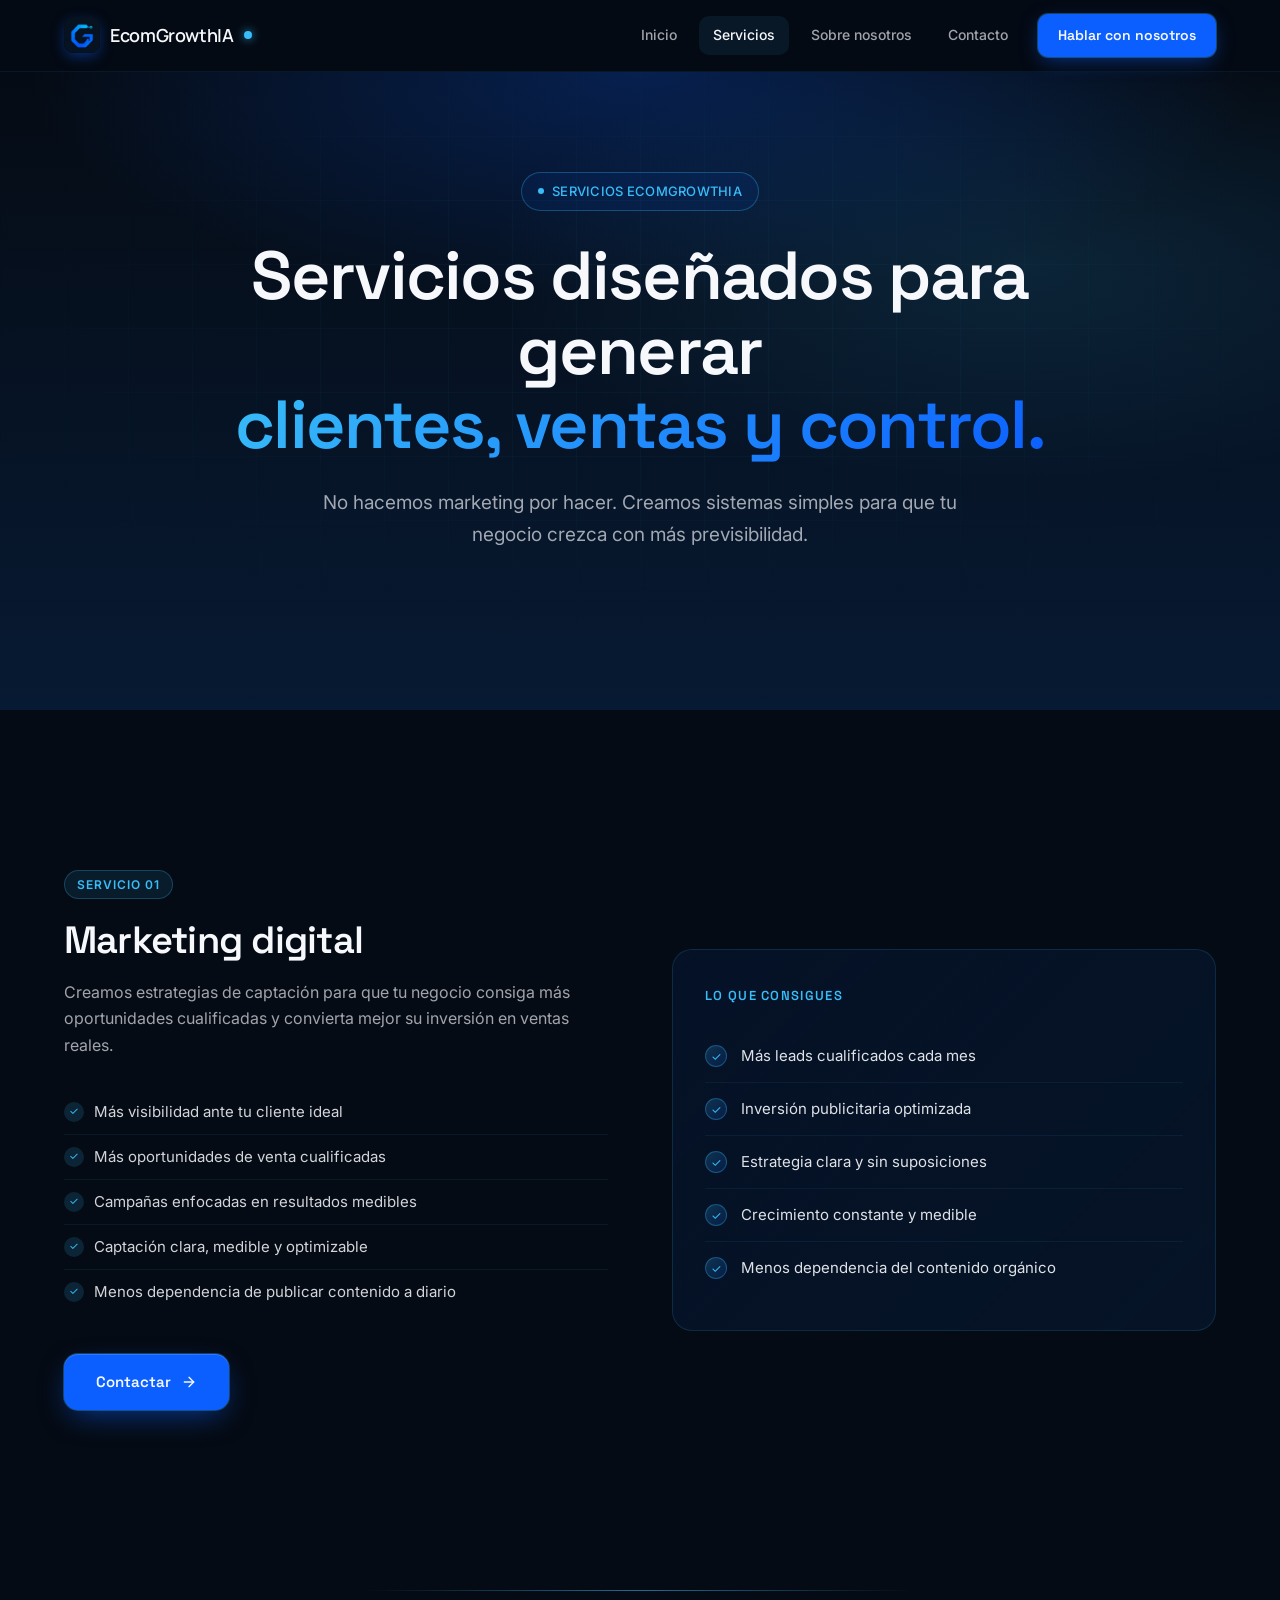
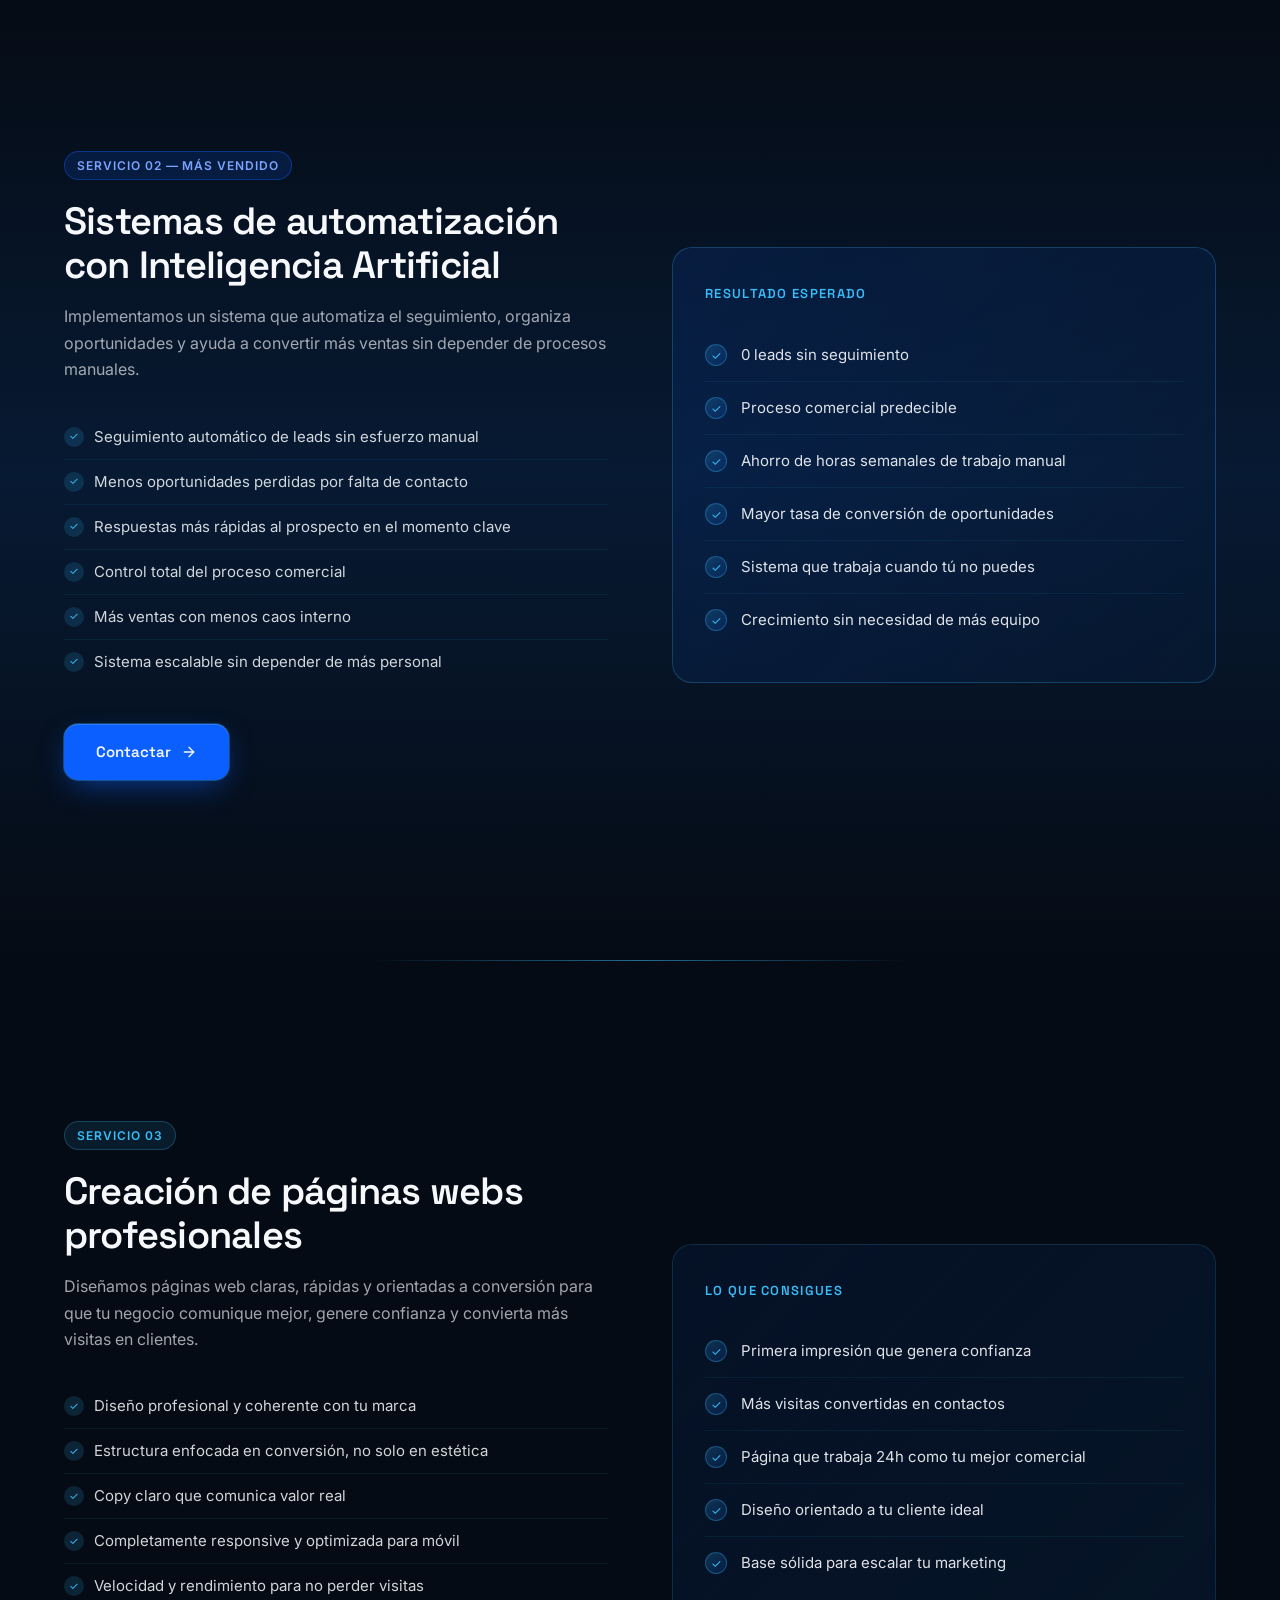
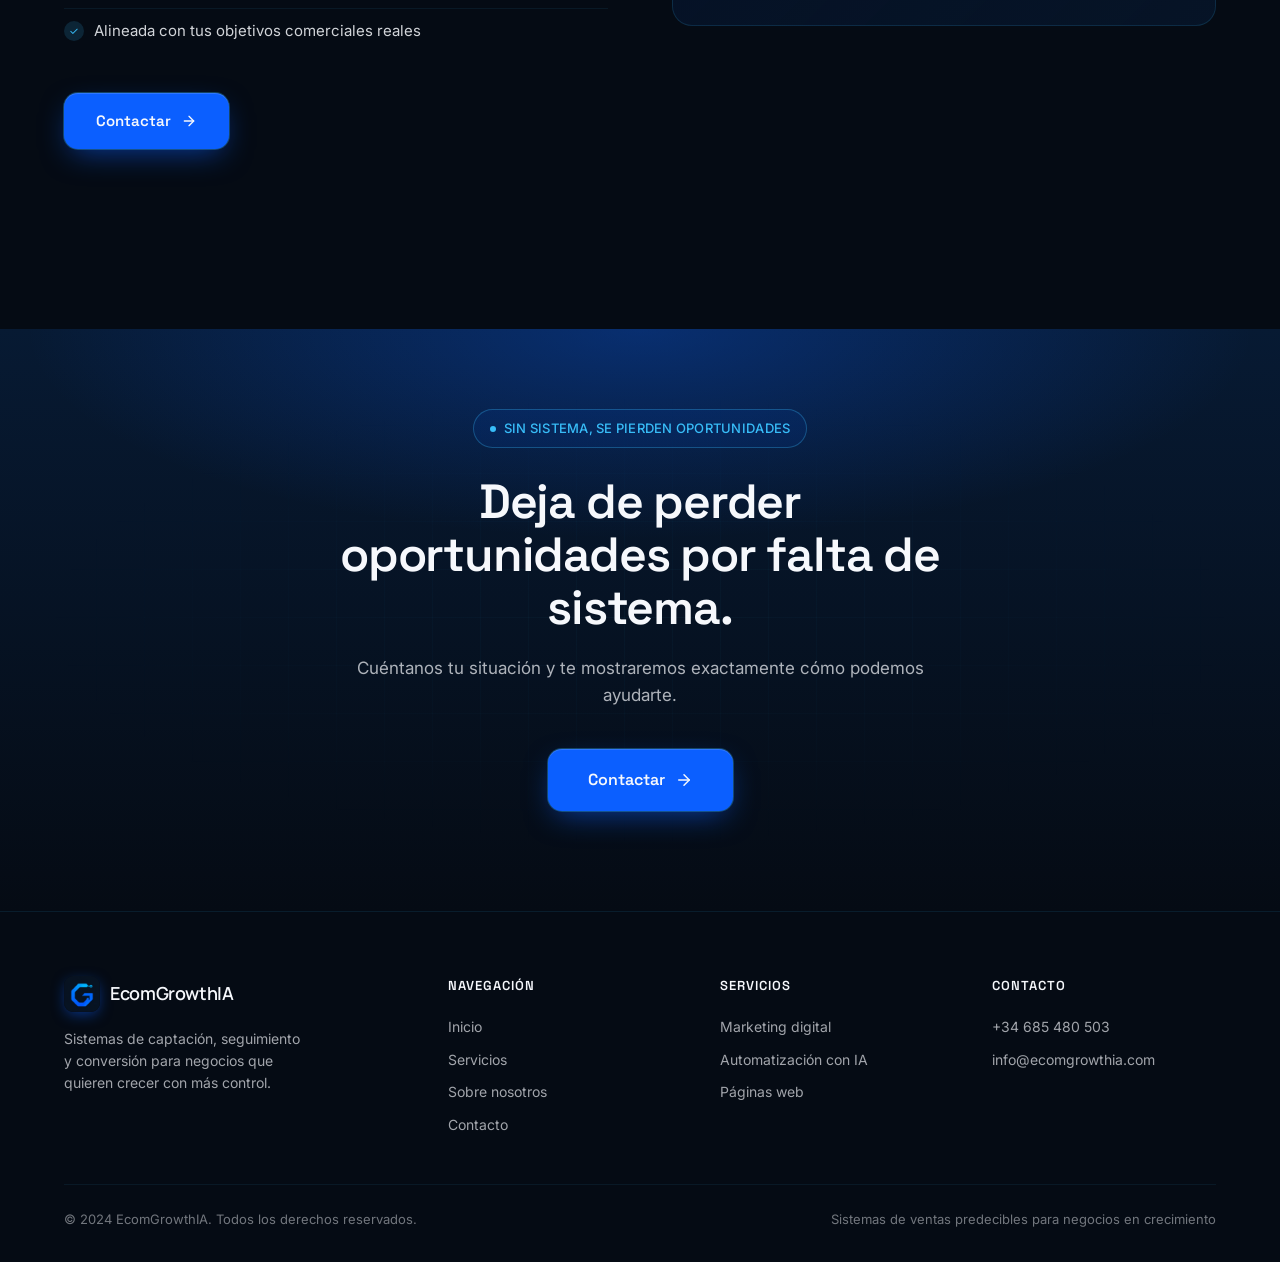
<file: servicios.html>
<!DOCTYPE html>
<html lang="es">
<head>
  <meta charset="UTF-8">
  <meta name="viewport" content="width=device-width, initial-scale=1.0">
  <title>Servicios — EcomGrowthIA | Marketing, Automatización con IA y Páginas Web</title>
  <meta name="description" content="Servicios diseñados para generar clientes, ventas y control. Marketing digital, sistemas de automatización con IA y creación de páginas web profesionales.">
  <link rel="icon" href="wp-content/uploads/2026/05/cropped-logo_sin_fondo_recortado-32x32.png" sizes="32x32">
  <link rel="preconnect" href="https://fonts.googleapis.com">
  <link rel="preconnect" href="https://fonts.gstatic.com" crossorigin>
  <link href="https://fonts.googleapis.com/css2?family=Manrope:wght@600;700&amp;family=Space+Grotesk:wght@500;600;700&amp;family=Inter:wght@400;500;600&amp;display=swap" rel="stylesheet">
  <link rel="stylesheet" href="assets/css/site.css">
  <style>
    .service-block {
      padding: 80px 0;
      border-bottom: 1px solid rgba(56,189,248,0.08);
      position: relative;
    }
    .service-block:last-of-type { border-bottom: none; }
    .service-block__layout {
      display: grid;
      grid-template-columns: 1fr 1fr;
      gap: 64px;
      align-items: center;
    }
    .service-block__layout.reverse { direction: rtl; }
    .service-block__layout.reverse > * { direction: ltr; }
    .service-block__tag {
      display: inline-block;
      padding: 4px 12px;
      background: rgba(56,189,248,0.1);
      border: 1px solid rgba(56,189,248,0.25);
      border-radius: 100px;
      color: var(--c-accent);
      font-size: 12px;
      font-weight: 600;
      text-transform: uppercase;
      letter-spacing: 0.08em;
      margin-bottom: 20px;
    }
    .service-block__name {
      font-family: var(--f-head);
      font-size: clamp(26px, 3.5vw, 38px);
      font-weight: 600;
      color: var(--c-text);
      margin-bottom: 16px;
      letter-spacing: -0.02em;
      line-height: 1.15;
    }
    .service-block__desc {
      font-size: 16px;
      color: var(--c-text-muted);
      line-height: 1.65;
      margin-bottom: 32px;
    }
    .service-block__price-block {
      background: rgba(7,26,51,0.7);
      border: 1px solid rgba(56,189,248,0.3);
      border-radius: 16px;
      padding: 24px 28px;
      margin-bottom: 28px;
    }
    .service-block__price {
      font-family: var(--f-head);
      font-size: 36px;
      font-weight: 700;
      background: linear-gradient(135deg, var(--c-accent) 0%, var(--c-btn) 100%);
      -webkit-background-clip: text;
      background-clip: text;
      -webkit-text-fill-color: transparent;
      line-height: 1;
      margin-bottom: 4px;
    }
    .service-block__price-sub {
      font-size: 14px;
      color: var(--c-text-muted);
      margin-bottom: 16px;
    }
    .service-block__price-note {
      font-size: 13px;
      color: var(--c-text-dim);
      border-top: 1px solid rgba(56,189,248,0.1);
      padding-top: 12px;
      line-height: 1.5;
    }
    .benefit-visual {
      background: linear-gradient(135deg, rgba(11,95,255,0.08), rgba(7,26,51,0.6));
      border: 1px solid rgba(56,189,248,0.15);
      border-radius: 20px;
      padding: 36px 32px;
    }
    .benefit-visual__title {
      font-family: var(--f-head);
      font-size: 13px;
      font-weight: 600;
      text-transform: uppercase;
      letter-spacing: 0.1em;
      color: var(--c-accent);
      margin-bottom: 24px;
    }
    .benefit-item {
      display: flex;
      align-items: center;
      gap: 14px;
      padding: 14px 0;
      border-bottom: 1px solid rgba(56,189,248,0.07);
      font-size: 15px;
      color: rgba(246,248,252,0.9);
    }
    .benefit-item:last-child { border-bottom: none; }
    .benefit-check {
      width: 22px;
      height: 22px;
      border-radius: 50%;
      background: linear-gradient(135deg, rgba(56,189,248,0.2), rgba(11,95,255,0.15));
      border: 1px solid rgba(56,189,248,0.3);
      color: var(--c-accent);
      display: flex;
      align-items: center;
      justify-content: center;
      font-size: 12px;
      flex-shrink: 0;
    }
    @media (max-width: 900px) {
      .service-block__layout { grid-template-columns: 1fr; gap: 40px; }
      .service-block__layout.reverse { direction: ltr; }
    }
  </style>
</head>
<body>

  <!-- ===== NAVBAR ===== -->
  <nav class="navbar" role="navigation" aria-label="Navegación principal">
    <div class="navbar__inner">
      <a href="index.html" class="navbar__logo" aria-label="EcomGrowthIA — Inicio">
        <img src="wp-content/uploads/2026/05/cropped-logo_sin_fondo_recortado-192x192.png" alt="Logo EcomGrowthIA" width="36" height="36">
        EcomGrowthIA
        <span class="navbar__logo-dot" aria-hidden="true"></span>
      </a>
      <div class="navbar__nav" role="menubar">
        <a href="index.html" class="navbar__link" role="menuitem">Inicio</a>
        <a href="servicios.html" class="navbar__link" role="menuitem">Servicios</a>
        <a href="sobre-nosotros.html" class="navbar__link" role="menuitem">Sobre nosotros</a>
        <a href="contacto.html" class="navbar__link" role="menuitem">Contacto</a>
        <a href="contacto.html" class="navbar__cta">Hablar con nosotros</a>
      </div>
      <button class="navbar__hamburger" aria-label="Abrir menú" aria-expanded="false">
        <span></span><span></span><span></span>
      </button>
    </div>
  </nav>

  <div class="navbar__mobile" role="menu">
    <a href="index.html" class="navbar__link">Inicio</a>
    <a href="servicios.html" class="navbar__link">Servicios</a>
    <a href="sobre-nosotros.html" class="navbar__link">Sobre nosotros</a>
    <a href="contacto.html" class="navbar__link">Contacto</a>
    <a href="contacto.html" class="navbar__cta">Hablar con nosotros</a>
  </div>

  <main>

    <!-- ===== HERO ===== -->
    <section class="hero" aria-labelledby="hero-title">
      <div class="container">
        <div class="hero__inner">
          <div class="eyebrow anim anim-1">Servicios EcomGrowthIA</div>
          <h1 class="h1 anim anim-2" id="hero-title">
            Servicios diseñados para generar<br><em>clientes, ventas y control.</em>
          </h1>
          <p class="hero__sub anim anim-3">
            No hacemos marketing por hacer. Creamos sistemas simples para que tu negocio crezca con más previsibilidad.
          </p>
        </div>
      </div>
    </section>

    <!-- ===== SERVICIO 1: MARKETING DIGITAL ===== -->
    <section class="section" id="marketing" aria-labelledby="marketing-title">
      <div class="container">
        <div class="service-block">
          <div class="service-block__layout">
            <div class="reveal">
              <span class="service-block__tag">Servicio 01</span>
              <h2 class="service-block__name" id="marketing-title">Marketing digital</h2>
              <p class="service-block__desc">
                Creamos estrategias de captación para que tu negocio consiga más oportunidades cualificadas y convierta mejor su inversión en ventas reales.
              </p>
              <ul class="feature-list mb-40">
                <li><span class="check" aria-hidden="true">✓</span>Más visibilidad ante tu cliente ideal</li>
                <li><span class="check" aria-hidden="true">✓</span>Más oportunidades de venta cualificadas</li>
                <li><span class="check" aria-hidden="true">✓</span>Campañas enfocadas en resultados medibles</li>
                <li><span class="check" aria-hidden="true">✓</span>Captación clara, medible y optimizable</li>
                <li><span class="check" aria-hidden="true">✓</span>Menos dependencia de publicar contenido a diario</li>
              </ul>
              <a href="contacto.html" class="btn btn--primary">
                Contactar
                <svg width="16" height="16" viewBox="0 0 24 24" fill="none" stroke="currentColor" stroke-width="2" stroke-linecap="round" stroke-linejoin="round" aria-hidden="true"><line x1="5" y1="12" x2="19" y2="12"/><polyline points="12 5 19 12 12 19"/></svg>
              </a>
            </div>
            <div class="benefit-visual reveal">
              <p class="benefit-visual__title">Lo que consigues</p>
              <div class="benefit-item"><span class="benefit-check" aria-hidden="true">✓</span>Más leads cualificados cada mes</div>
              <div class="benefit-item"><span class="benefit-check" aria-hidden="true">✓</span>Inversión publicitaria optimizada</div>
              <div class="benefit-item"><span class="benefit-check" aria-hidden="true">✓</span>Estrategia clara y sin suposiciones</div>
              <div class="benefit-item"><span class="benefit-check" aria-hidden="true">✓</span>Crecimiento constante y medible</div>
              <div class="benefit-item"><span class="benefit-check" aria-hidden="true">✓</span>Menos dependencia del contenido orgánico</div>
            </div>
          </div>
        </div>
      </div>
    </section>

    <hr class="divider">

    <!-- ===== SERVICIO 2: AUTOMATIZACIÓN CON IA ===== -->
    <section class="section section--alt" id="automatizacion" aria-labelledby="ai-title">
      <div class="container">
        <div class="service-block">
          <div class="service-block__layout">
            <div class="reveal">
              <span class="service-block__tag" style="background:rgba(11,95,255,0.15); border-color:rgba(11,95,255,0.4); color:#7BA4FF;">Servicio 02 — Más vendido</span>
              <h2 class="service-block__name" id="ai-title">Sistemas de automatización con Inteligencia Artificial</h2>
              <p class="service-block__desc">
                Implementamos un sistema que automatiza el seguimiento, organiza oportunidades y ayuda a convertir más ventas sin depender de procesos manuales.
              </p>
              <ul class="feature-list mb-40">
                <li><span class="check" aria-hidden="true">✓</span>Seguimiento automático de leads sin esfuerzo manual</li>
                <li><span class="check" aria-hidden="true">✓</span>Menos oportunidades perdidas por falta de contacto</li>
                <li><span class="check" aria-hidden="true">✓</span>Respuestas más rápidas al prospecto en el momento clave</li>
                <li><span class="check" aria-hidden="true">✓</span>Control total del proceso comercial</li>
                <li><span class="check" aria-hidden="true">✓</span>Más ventas con menos caos interno</li>
                <li><span class="check" aria-hidden="true">✓</span>Sistema escalable sin depender de más personal</li>
              </ul>
              <a href="contacto.html" class="btn btn--primary">
                Contactar
                <svg width="16" height="16" viewBox="0 0 24 24" fill="none" stroke="currentColor" stroke-width="2" stroke-linecap="round" stroke-linejoin="round" aria-hidden="true"><line x1="5" y1="12" x2="19" y2="12"/><polyline points="12 5 19 12 12 19"/></svg>
              </a>
            </div>
            <div class="benefit-visual reveal" style="background:linear-gradient(135deg,rgba(11,95,255,0.12),rgba(7,26,51,0.7)); border-color:rgba(56,189,248,0.25);">
              <p class="benefit-visual__title">Resultado esperado</p>
              <div class="benefit-item"><span class="benefit-check" aria-hidden="true">✓</span>0 leads sin seguimiento</div>
              <div class="benefit-item"><span class="benefit-check" aria-hidden="true">✓</span>Proceso comercial predecible</div>
              <div class="benefit-item"><span class="benefit-check" aria-hidden="true">✓</span>Ahorro de horas semanales de trabajo manual</div>
              <div class="benefit-item"><span class="benefit-check" aria-hidden="true">✓</span>Mayor tasa de conversión de oportunidades</div>
              <div class="benefit-item"><span class="benefit-check" aria-hidden="true">✓</span>Sistema que trabaja cuando tú no puedes</div>
              <div class="benefit-item"><span class="benefit-check" aria-hidden="true">✓</span>Crecimiento sin necesidad de más equipo</div>
            </div>
          </div>
        </div>
      </div>
    </section>

    <hr class="divider">

    <!-- ===== SERVICIO 3: PÁGINAS WEB ===== -->
    <section class="section" id="webs" aria-labelledby="web-title">
      <div class="container">
        <div class="service-block">
          <div class="service-block__layout">
            <div class="reveal">
              <span class="service-block__tag">Servicio 03</span>
              <h2 class="service-block__name" id="web-title">Creación de páginas webs profesionales</h2>
              <p class="service-block__desc">
                Diseñamos páginas web claras, rápidas y orientadas a conversión para que tu negocio comunique mejor, genere confianza y convierta más visitas en clientes.
              </p>
              <ul class="feature-list mb-40">
                <li><span class="check" aria-hidden="true">✓</span>Diseño profesional y coherente con tu marca</li>
                <li><span class="check" aria-hidden="true">✓</span>Estructura enfocada en conversión, no solo en estética</li>
                <li><span class="check" aria-hidden="true">✓</span>Copy claro que comunica valor real</li>
                <li><span class="check" aria-hidden="true">✓</span>Completamente responsive y optimizada para móvil</li>
                <li><span class="check" aria-hidden="true">✓</span>Velocidad y rendimiento para no perder visitas</li>
                <li><span class="check" aria-hidden="true">✓</span>Alineada con tus objetivos comerciales reales</li>
              </ul>
              <a href="contacto.html" class="btn btn--primary">
                Contactar
                <svg width="16" height="16" viewBox="0 0 24 24" fill="none" stroke="currentColor" stroke-width="2" stroke-linecap="round" stroke-linejoin="round" aria-hidden="true"><line x1="5" y1="12" x2="19" y2="12"/><polyline points="12 5 19 12 12 19"/></svg>
              </a>
            </div>
            <div class="benefit-visual reveal">
              <p class="benefit-visual__title">Lo que consigues</p>
              <div class="benefit-item"><span class="benefit-check" aria-hidden="true">✓</span>Primera impresión que genera confianza</div>
              <div class="benefit-item"><span class="benefit-check" aria-hidden="true">✓</span>Más visitas convertidas en contactos</div>
              <div class="benefit-item"><span class="benefit-check" aria-hidden="true">✓</span>Página que trabaja 24h como tu mejor comercial</div>
              <div class="benefit-item"><span class="benefit-check" aria-hidden="true">✓</span>Diseño orientado a tu cliente ideal</div>
              <div class="benefit-item"><span class="benefit-check" aria-hidden="true">✓</span>Base sólida para escalar tu marketing</div>
            </div>
          </div>
        </div>
      </div>
    </section>

    <!-- ===== CTA FINAL ===== -->
    <section class="section cta-section" aria-labelledby="cta-title">
      <div class="container">
        <div class="cta-section__inner">
          <div class="eyebrow reveal">Sin sistema, se pierden oportunidades</div>
          <h2 class="h2 reveal" id="cta-title">Deja de perder oportunidades por falta de sistema.</h2>
          <p class="cta-section__sub reveal">
            Cuéntanos tu situación y te mostraremos exactamente cómo podemos ayudarte.
          </p>
          <a href="contacto.html" class="btn btn--primary btn--lg reveal">
            Contactar
            <svg width="18" height="18" viewBox="0 0 24 24" fill="none" stroke="currentColor" stroke-width="2" stroke-linecap="round" stroke-linejoin="round" aria-hidden="true"><line x1="5" y1="12" x2="19" y2="12"/><polyline points="12 5 19 12 12 19"/></svg>
          </a>
        </div>
      </div>
    </section>

  </main>

  <!-- ===== FOOTER ===== -->
  <footer class="footer" role="contentinfo">
    <div class="container">
      <div class="footer__grid">
        <div class="footer__brand">
          <a href="index.html" class="navbar__logo">
            <img src="wp-content/uploads/2026/05/cropped-logo_sin_fondo_recortado-192x192.png" alt="Logo EcomGrowthIA" width="32" height="32">
            EcomGrowthIA
          </a>
          <p class="footer__tagline mt-16">Sistemas de captación, seguimiento y conversión para negocios que quieren crecer con más control.</p>
        </div>
        <div>
          <p class="footer__col-title">Navegación</p>
          <nav class="footer__links" aria-label="Pie de página">
            <a href="index.html" class="footer__link">Inicio</a>
            <a href="servicios.html" class="footer__link">Servicios</a>
            <a href="sobre-nosotros.html" class="footer__link">Sobre nosotros</a>
            <a href="contacto.html" class="footer__link">Contacto</a>
          </nav>
        </div>
        <div>
          <p class="footer__col-title">Servicios</p>
          <nav class="footer__links" aria-label="Servicios">
            <a href="servicios.html#marketing" class="footer__link">Marketing digital</a>
            <a href="servicios.html#automatizacion" class="footer__link">Automatización con IA</a>
            <a href="servicios.html#webs" class="footer__link">Páginas web</a>
          </nav>
        </div>
        <div>
          <p class="footer__col-title">Contacto</p>
          <div class="footer__links">
            <a href="tel:+34685480503" class="footer__link">+34 685 480 503</a>
            <a href="mailto:info@ecomgrowthia.com" class="footer__link">info@ecomgrowthia.com</a>
          </div>
        </div>
      </div>
      <div class="footer__bottom">
        <span>© 2024 EcomGrowthIA. Todos los derechos reservados.</span>
        <span>Sistemas de ventas predecibles para negocios en crecimiento</span>
      </div>
    </div>
  </footer>

  <script src="assets/js/site.js"></script>
</body>
</html>
</file>
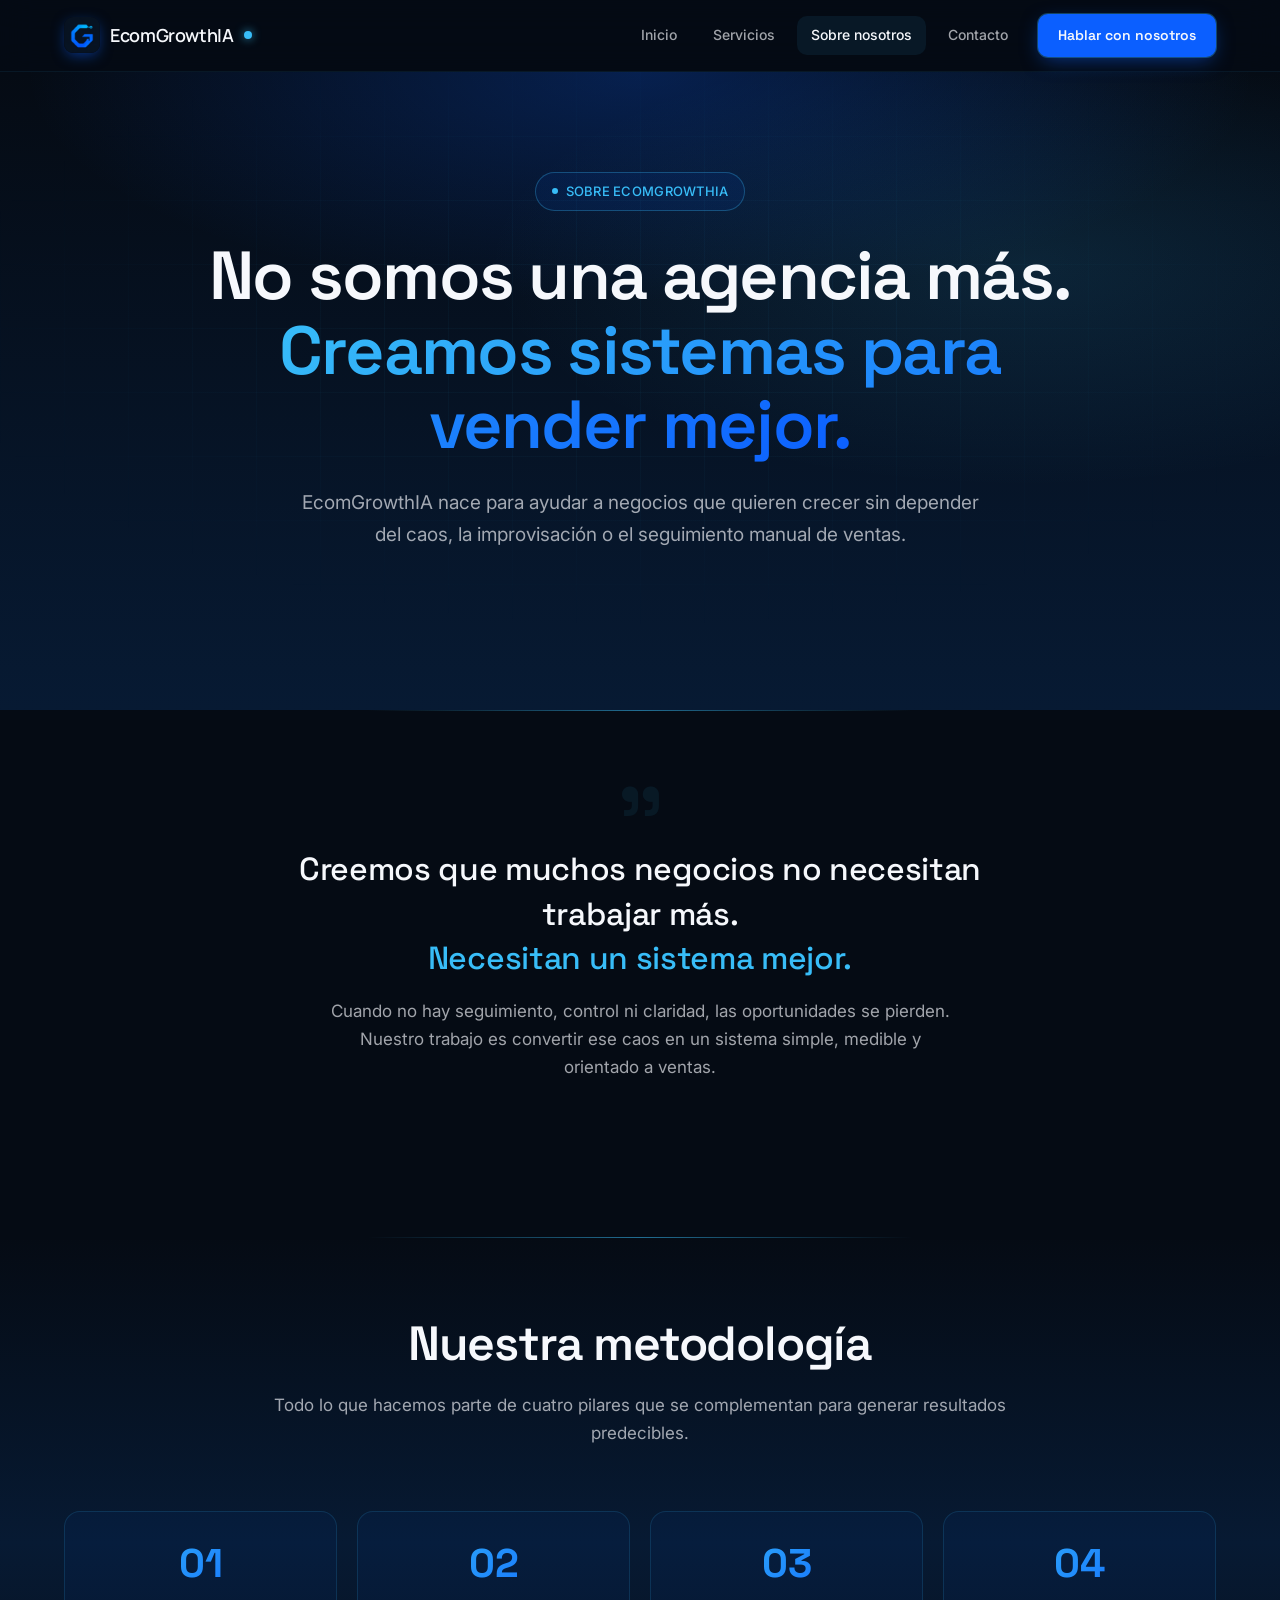
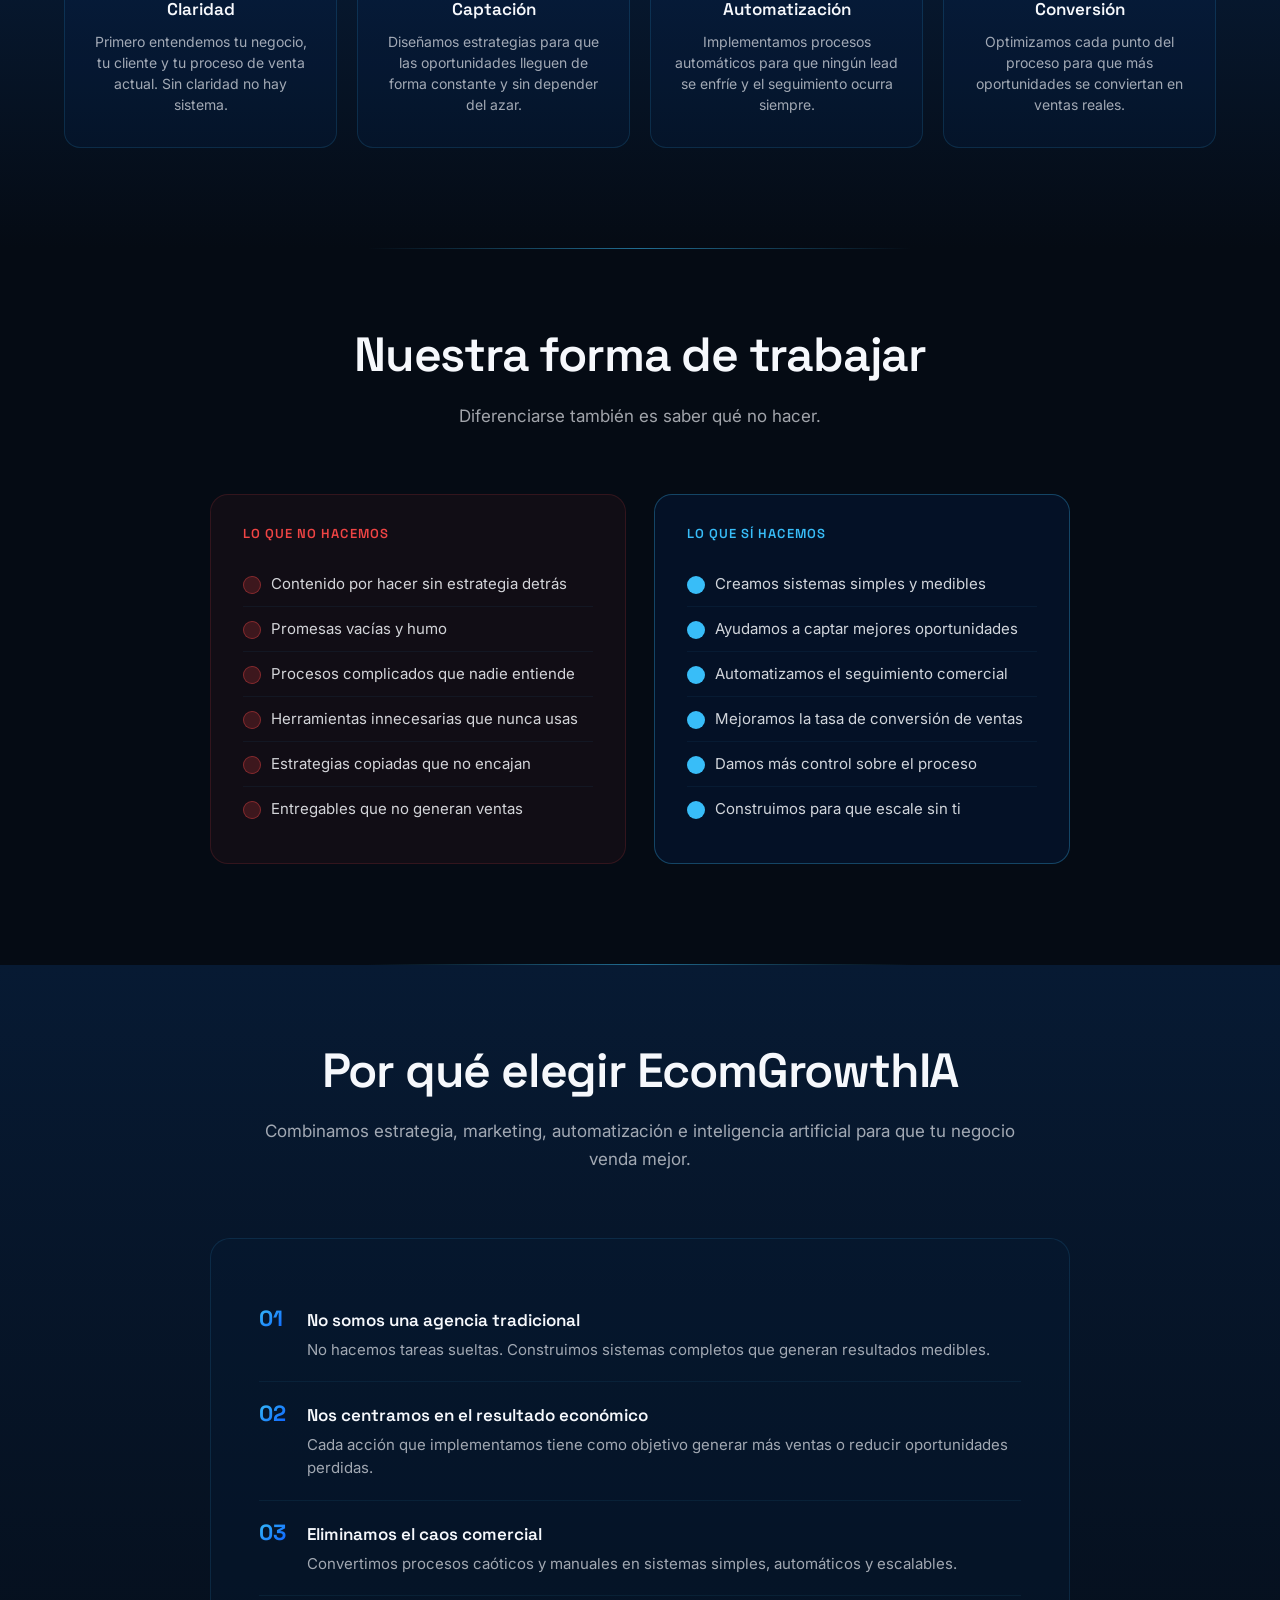
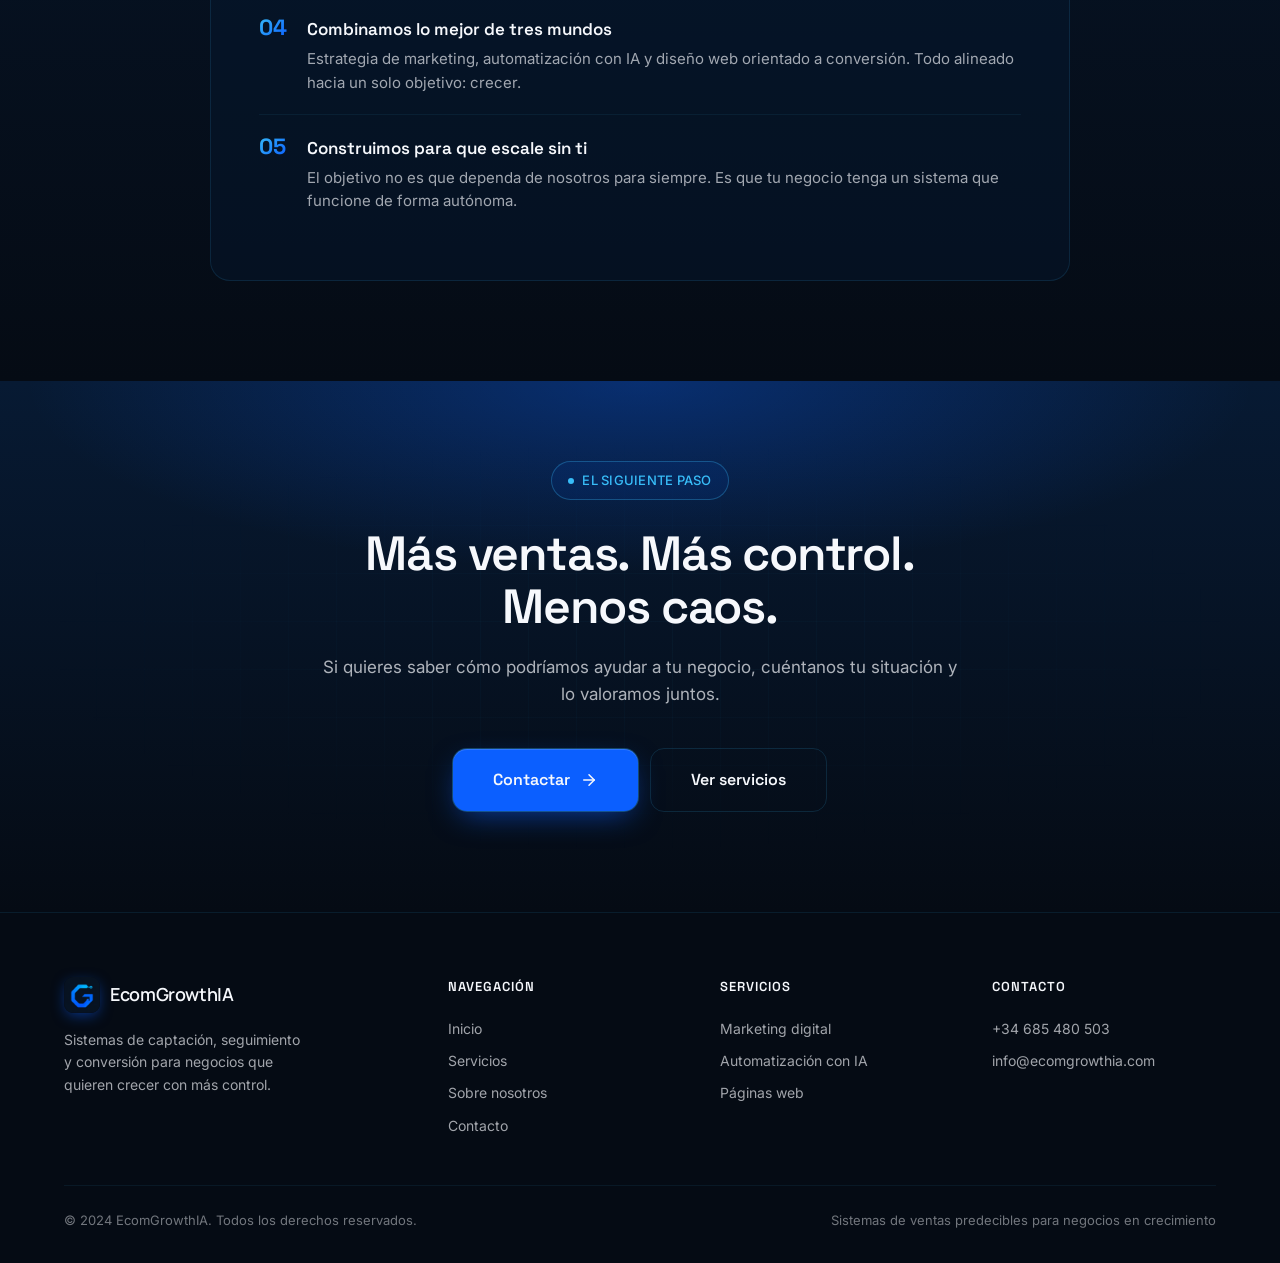
<file: sobre-nosotros.html>
<!DOCTYPE html>
<html lang="es">
<head>
  <meta charset="UTF-8">
  <meta name="viewport" content="width=device-width, initial-scale=1.0">
  <title>Sobre nosotros — EcomGrowthIA | No somos una agencia más</title>
  <meta name="description" content="EcomGrowthIA no es una agencia tradicional. Construimos sistemas que generan resultados: más ventas, más control y menos caos para tu negocio.">
  <link rel="icon" href="wp-content/uploads/2026/05/cropped-logo_sin_fondo_recortado-32x32.png" sizes="32x32">
  <link rel="preconnect" href="https://fonts.googleapis.com">
  <link rel="preconnect" href="https://fonts.gstatic.com" crossorigin>
  <link href="https://fonts.googleapis.com/css2?family=Manrope:wght@600;700&amp;family=Space+Grotesk:wght@500;600;700&amp;family=Inter:wght@400;500;600&amp;display=swap" rel="stylesheet">
  <link rel="stylesheet" href="assets/css/site.css">
  <style>
    .belief-block {
      max-width: 800px;
      margin: 0 auto;
      text-align: center;
      padding: 56px 0;
      position: relative;
    }
    .belief-block::before {
      content: '"';
      position: absolute;
      top: -20px;
      left: 50%;
      transform: translateX(-50%);
      font-family: var(--f-head);
      font-size: 120px;
      color: rgba(56,189,248,0.08);
      line-height: 1;
      pointer-events: none;
    }
    .belief-text {
      font-family: var(--f-head);
      font-size: clamp(22px, 3.5vw, 32px);
      font-weight: 500;
      color: var(--c-text);
      line-height: 1.4;
      letter-spacing: -0.01em;
      margin-bottom: 16px;
    }
    .belief-text em { font-style: normal; color: var(--c-accent); }
    .belief-sub {
      font-size: 17px;
      color: var(--c-text-muted);
      line-height: 1.65;
      max-width: 640px;
      margin: 0 auto;
    }
    .manifesto-block {
      background: rgba(7,26,51,0.4);
      border: 1px solid rgba(56,189,248,0.12);
      border-radius: 20px;
      padding: 48px;
      max-width: 860px;
      margin: 0 auto;
    }
    @media (max-width: 600px) { .manifesto-block { padding: 28px 20px; } }
    .manifesto-item {
      display: flex;
      align-items: flex-start;
      gap: 20px;
      padding: 20px 0;
      border-bottom: 1px solid rgba(56,189,248,0.07);
    }
    .manifesto-item:last-child { border-bottom: none; }
    .manifesto-num {
      font-family: var(--f-head);
      font-size: 22px;
      font-weight: 700;
      background: linear-gradient(135deg, var(--c-accent) 0%, var(--c-btn) 100%);
      -webkit-background-clip: text;
      background-clip: text;
      -webkit-text-fill-color: transparent;
      line-height: 1;
      flex-shrink: 0;
      min-width: 28px;
    }
    .manifesto-content {}
    .manifesto-title {
      font-family: var(--f-head);
      font-size: 17px;
      font-weight: 600;
      color: var(--c-text);
      margin-bottom: 4px;
    }
    .manifesto-desc {
      font-size: 15px;
      color: var(--c-text-muted);
      line-height: 1.55;
    }
    .timeline-row {
      display: grid;
      grid-template-columns: 1fr 64px 1fr;
      gap: 0;
      max-width: 860px;
      margin: 0 auto;
    }
    .timeline-side {
      padding: 28px 32px;
    }
    .timeline-center {
      display: flex;
      flex-direction: column;
      align-items: center;
      padding-top: 28px;
    }
    .timeline-dot {
      width: 16px;
      height: 16px;
      border-radius: 50%;
      background: var(--c-accent);
      box-shadow: 0 0 16px rgba(56,189,248,0.6);
      flex-shrink: 0;
      margin-bottom: 8px;
    }
    .timeline-line {
      width: 1px;
      flex: 1;
      background: linear-gradient(180deg, rgba(56,189,248,0.4) 0%, rgba(56,189,248,0.05) 100%);
    }
    @media (max-width: 700px) {
      .timeline-row { grid-template-columns: 1fr; }
      .timeline-center { display: none; }
      .timeline-side { padding: 20px 0; }
    }
  </style>
</head>
<body>

  <!-- ===== NAVBAR ===== -->
  <nav class="navbar" role="navigation" aria-label="Navegación principal">
    <div class="navbar__inner">
      <a href="index.html" class="navbar__logo" aria-label="EcomGrowthIA — Inicio">
        <img src="wp-content/uploads/2026/05/cropped-logo_sin_fondo_recortado-192x192.png" alt="Logo EcomGrowthIA" width="36" height="36">
        EcomGrowthIA
        <span class="navbar__logo-dot" aria-hidden="true"></span>
      </a>
      <div class="navbar__nav" role="menubar">
        <a href="index.html" class="navbar__link" role="menuitem">Inicio</a>
        <a href="servicios.html" class="navbar__link" role="menuitem">Servicios</a>
        <a href="sobre-nosotros.html" class="navbar__link" role="menuitem">Sobre nosotros</a>
        <a href="contacto.html" class="navbar__link" role="menuitem">Contacto</a>
        <a href="contacto.html" class="navbar__cta">Hablar con nosotros</a>
      </div>
      <button class="navbar__hamburger" aria-label="Abrir menú" aria-expanded="false">
        <span></span><span></span><span></span>
      </button>
    </div>
  </nav>

  <div class="navbar__mobile" role="menu">
    <a href="index.html" class="navbar__link">Inicio</a>
    <a href="servicios.html" class="navbar__link">Servicios</a>
    <a href="sobre-nosotros.html" class="navbar__link">Sobre nosotros</a>
    <a href="contacto.html" class="navbar__link">Contacto</a>
    <a href="contacto.html" class="navbar__cta">Hablar con nosotros</a>
  </div>

  <main>

    <!-- ===== HERO ===== -->
    <section class="hero" aria-labelledby="hero-title">
      <div class="container">
        <div class="hero__inner">
          <div class="eyebrow anim anim-1">Sobre EcomGrowthIA</div>
          <h1 class="h1 anim anim-2" id="hero-title">
            No somos una agencia más.<br><em>Creamos sistemas para vender mejor.</em>
          </h1>
          <p class="hero__sub anim anim-3">
            EcomGrowthIA nace para ayudar a negocios que quieren crecer sin depender del caos, la improvisación o el seguimiento manual de ventas.
          </p>
        </div>
      </div>
    </section>

    <hr class="divider">

    <!-- ===== CREENCIA ===== -->
    <section class="section" aria-labelledby="belief-title">
      <div class="container">
        <div class="belief-block reveal">
          <h2 class="belief-text" id="belief-title">
            Creemos que muchos negocios no necesitan trabajar más.<br>
            <em>Necesitan un sistema mejor.</em>
          </h2>
          <p class="belief-sub">
            Cuando no hay seguimiento, control ni claridad, las oportunidades se pierden. Nuestro trabajo es convertir ese caos en un sistema simple, medible y orientado a ventas.
          </p>
        </div>
      </div>
    </section>

    <hr class="divider">

    <!-- ===== METODOLOGÍA — 4 PILARES ===== -->
    <section class="section section--alt" aria-labelledby="methodology-title">
      <div class="container">
        <div class="section-header">
          <h2 class="h2 reveal" id="methodology-title">Nuestra metodología</h2>
          <p class="section-sub reveal">
            Todo lo que hacemos parte de cuatro pilares que se complementan para generar resultados predecibles.
          </p>
        </div>

        <div class="pillars-grid">
          <div class="pillar reveal">
            <div class="pillar__num">01</div>
            <div class="pillar__title">Claridad</div>
            <p class="pillar__desc">Primero entendemos tu negocio, tu cliente y tu proceso de venta actual. Sin claridad no hay sistema.</p>
          </div>
          <div class="pillar reveal">
            <div class="pillar__num">02</div>
            <div class="pillar__title">Captación</div>
            <p class="pillar__desc">Diseñamos estrategias para que las oportunidades lleguen de forma constante y sin depender del azar.</p>
          </div>
          <div class="pillar reveal">
            <div class="pillar__num">03</div>
            <div class="pillar__title">Automatización</div>
            <p class="pillar__desc">Implementamos procesos automáticos para que ningún lead se enfríe y el seguimiento ocurra siempre.</p>
          </div>
          <div class="pillar reveal">
            <div class="pillar__num">04</div>
            <div class="pillar__title">Conversión</div>
            <p class="pillar__desc">Optimizamos cada punto del proceso para que más oportunidades se conviertan en ventas reales.</p>
          </div>
        </div>
      </div>
    </section>

    <hr class="divider">

    <!-- ===== NO HACEMOS / SÍ HACEMOS ===== -->
    <section class="section" aria-labelledby="approach-title">
      <div class="container">
        <div class="section-header">
          <h2 class="h2 reveal" id="approach-title">Nuestra forma de trabajar</h2>
          <p class="section-sub reveal">Diferenciarse también es saber qué no hacer.</p>
        </div>

        <div class="obj-grid reveal">
          <div class="obj-col obj-col--no">
            <h3 class="obj-title">Lo que NO hacemos</h3>
            <ul class="obj-list">
              <li>Contenido por hacer sin estrategia detrás</li>
              <li>Promesas vacías y humo</li>
              <li>Procesos complicados que nadie entiende</li>
              <li>Herramientas innecesarias que nunca usas</li>
              <li>Estrategias copiadas que no encajan</li>
              <li>Entregables que no generan ventas</li>
            </ul>
          </div>
          <div class="obj-col obj-col--yes">
            <h3 class="obj-title">Lo que SÍ hacemos</h3>
            <ul class="obj-list">
              <li>Creamos sistemas simples y medibles</li>
              <li>Ayudamos a captar mejores oportunidades</li>
              <li>Automatizamos el seguimiento comercial</li>
              <li>Mejoramos la tasa de conversión de ventas</li>
              <li>Damos más control sobre el proceso</li>
              <li>Construimos para que escale sin ti</li>
            </ul>
          </div>
        </div>
      </div>
    </section>

    <hr class="divider">

    <!-- ===== MANIFIESTO / VALORES ===== -->
    <section class="section section--dark" aria-labelledby="values-title">
      <div class="container">
        <div class="section-header">
          <h2 class="h2 reveal" id="values-title">Por qué elegir EcomGrowthIA</h2>
          <p class="section-sub reveal">
            Combinamos estrategia, marketing, automatización e inteligencia artificial para que tu negocio venda mejor.
          </p>
        </div>

        <div class="manifesto-block reveal">
          <div class="manifesto-item">
            <span class="manifesto-num" aria-hidden="true">01</span>
            <div class="manifesto-content">
              <p class="manifesto-title">No somos una agencia tradicional</p>
              <p class="manifesto-desc">No hacemos tareas sueltas. Construimos sistemas completos que generan resultados medibles.</p>
            </div>
          </div>
          <div class="manifesto-item">
            <span class="manifesto-num" aria-hidden="true">02</span>
            <div class="manifesto-content">
              <p class="manifesto-title">Nos centramos en el resultado económico</p>
              <p class="manifesto-desc">Cada acción que implementamos tiene como objetivo generar más ventas o reducir oportunidades perdidas.</p>
            </div>
          </div>
          <div class="manifesto-item">
            <span class="manifesto-num" aria-hidden="true">03</span>
            <div class="manifesto-content">
              <p class="manifesto-title">Eliminamos el caos comercial</p>
              <p class="manifesto-desc">Convertimos procesos caóticos y manuales en sistemas simples, automáticos y escalables.</p>
            </div>
          </div>
          <div class="manifesto-item">
            <span class="manifesto-num" aria-hidden="true">04</span>
            <div class="manifesto-content">
              <p class="manifesto-title">Combinamos lo mejor de tres mundos</p>
              <p class="manifesto-desc">Estrategia de marketing, automatización con IA y diseño web orientado a conversión. Todo alineado hacia un solo objetivo: crecer.</p>
            </div>
          </div>
          <div class="manifesto-item">
            <span class="manifesto-num" aria-hidden="true">05</span>
            <div class="manifesto-content">
              <p class="manifesto-title">Construimos para que escale sin ti</p>
              <p class="manifesto-desc">El objetivo no es que dependa de nosotros para siempre. Es que tu negocio tenga un sistema que funcione de forma autónoma.</p>
            </div>
          </div>
        </div>
      </div>
    </section>

    <!-- ===== CTA FINAL ===== -->
    <section class="section cta-section" aria-labelledby="cta-title">
      <div class="container">
        <div class="cta-section__inner">
          <div class="eyebrow reveal">El siguiente paso</div>
          <h2 class="h2 reveal" id="cta-title">
            Más ventas. Más control. Menos caos.
          </h2>
          <p class="cta-section__sub reveal">
            Si quieres saber cómo podríamos ayudar a tu negocio, cuéntanos tu situación y lo valoramos juntos.
          </p>
          <div class="btn-group reveal">
            <a href="contacto.html" class="btn btn--primary btn--lg">
              Contactar
              <svg width="18" height="18" viewBox="0 0 24 24" fill="none" stroke="currentColor" stroke-width="2" stroke-linecap="round" stroke-linejoin="round" aria-hidden="true"><line x1="5" y1="12" x2="19" y2="12"/><polyline points="12 5 19 12 12 19"/></svg>
            </a>
            <a href="servicios.html" class="btn btn--ghost btn--lg">Ver servicios</a>
          </div>
        </div>
      </div>
    </section>

  </main>

  <!-- ===== FOOTER ===== -->
  <footer class="footer" role="contentinfo">
    <div class="container">
      <div class="footer__grid">
        <div class="footer__brand">
          <a href="index.html" class="navbar__logo">
            <img src="wp-content/uploads/2026/05/cropped-logo_sin_fondo_recortado-192x192.png" alt="Logo EcomGrowthIA" width="32" height="32">
            EcomGrowthIA
          </a>
          <p class="footer__tagline mt-16">Sistemas de captación, seguimiento y conversión para negocios que quieren crecer con más control.</p>
        </div>
        <div>
          <p class="footer__col-title">Navegación</p>
          <nav class="footer__links" aria-label="Pie de página">
            <a href="index.html" class="footer__link">Inicio</a>
            <a href="servicios.html" class="footer__link">Servicios</a>
            <a href="sobre-nosotros.html" class="footer__link">Sobre nosotros</a>
            <a href="contacto.html" class="footer__link">Contacto</a>
          </nav>
        </div>
        <div>
          <p class="footer__col-title">Servicios</p>
          <nav class="footer__links" aria-label="Servicios">
            <a href="servicios.html#marketing" class="footer__link">Marketing digital</a>
            <a href="servicios.html#automatizacion" class="footer__link">Automatización con IA</a>
            <a href="servicios.html#webs" class="footer__link">Páginas web</a>
          </nav>
        </div>
        <div>
          <p class="footer__col-title">Contacto</p>
          <div class="footer__links">
            <a href="tel:+34685480503" class="footer__link">+34 685 480 503</a>
            <a href="mailto:info@ecomgrowthia.com" class="footer__link">info@ecomgrowthia.com</a>
          </div>
        </div>
      </div>
      <div class="footer__bottom">
        <span>© 2024 EcomGrowthIA. Todos los derechos reservados.</span>
        <span>Sistemas de ventas predecibles para negocios en crecimiento</span>
      </div>
    </div>
  </footer>

  <script src="assets/js/site.js"></script>
</body>
</html>
</file>
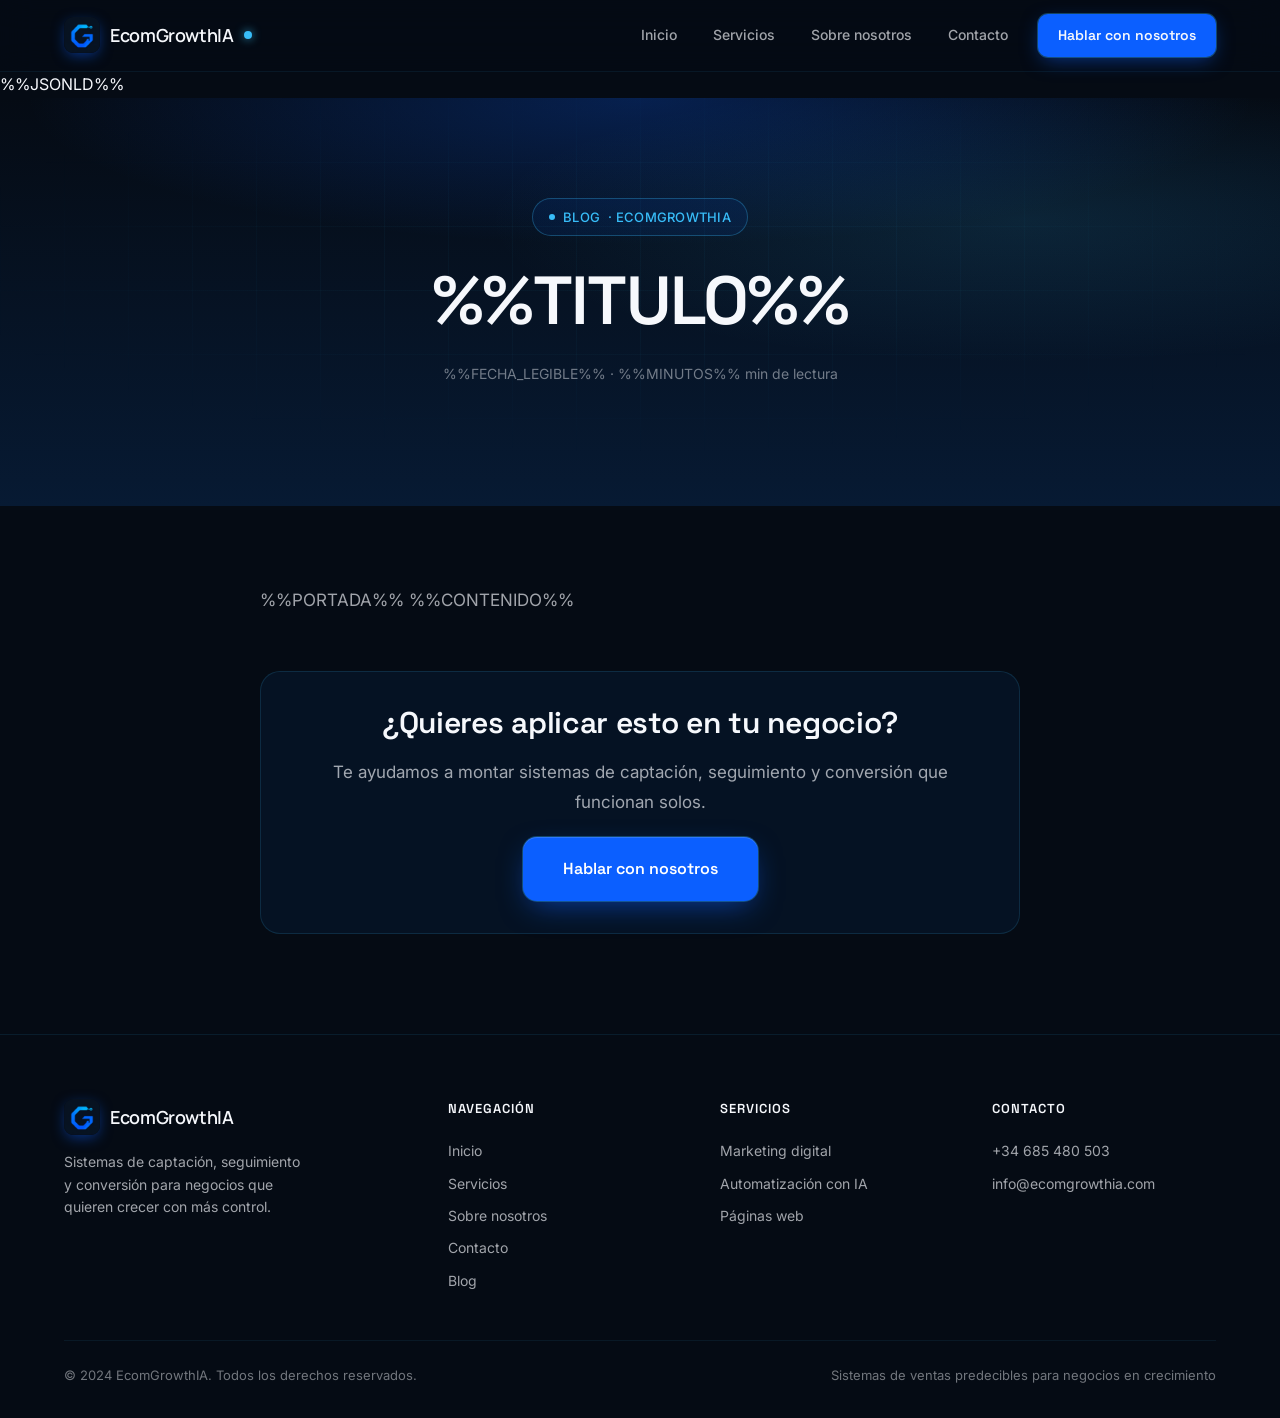
<file: _plantillas/articulo.html>
<!DOCTYPE html>
<html lang="es">
<head>
  <meta charset="UTF-8">
  <meta name="viewport" content="width=device-width, initial-scale=1.0">
  <link rel="icon" href="/wp-content/uploads/2026/05/cropped-logo_sin_fondo_recortado-32x32.png" sizes="32x32">
  <link rel="preconnect" href="https://fonts.googleapis.com">
  <link rel="preconnect" href="https://fonts.gstatic.com" crossorigin>
  <link href="https://fonts.googleapis.com/css2?family=Manrope:wght@600;700&amp;family=Space+Grotesk:wght@500;600;700&amp;family=Inter:wght@400;500;600&amp;display=swap" rel="stylesheet">
  <link rel="stylesheet" href="/assets/css/site.css">
  <title>%%TITLE_SEO%%</title>
  <meta name="description" content="%%META_DESC%%">
  <meta name="robots" content="%%ROBOTS%%">
  <meta name="author" content="EcomGrowthIA">
  <link rel="canonical" href="%%CANONICAL%%">
  <meta property="og:type" content="%%OG_TYPE%%">
  <meta property="og:title" content="%%OG_TITLE%%">
  <meta property="og:description" content="%%META_DESC%%">
  <meta property="og:url" content="%%CANONICAL%%">
  <meta property="og:image" content="%%OG_IMAGE%%">
  <meta property="og:locale" content="es_ES">
  <meta property="og:site_name" content="EcomGrowthIA">
  <meta name="twitter:card" content="summary_large_image">
  <meta name="twitter:title" content="%%OG_TITLE%%">
  <meta name="twitter:description" content="%%META_DESC%%">
  <meta name="twitter:image" content="%%OG_IMAGE%%">
%%JSONLD%%
  <style>
    .articulo { max-width: 760px; margin: 0 auto; font-size: 17px; line-height: 1.75; color: var(--c-text-muted); }
    .articulo__meta { color: var(--c-text-dim); font-size: 14px; margin-top: 16px; }
    .articulo__portada { width: 100%; height: auto; border-radius: var(--r-lg); border: 1px solid var(--c-border); margin: 0 0 40px; }
    .articulo__figura { margin: 0 0 40px; }
    .articulo__figura .articulo__portada { margin: 0; }
    .articulo__credito { font-size: 13px; color: var(--c-text-dim); margin-top: 8px; text-align: right; }
    .articulo h2 { font-family: var(--f-head); color: var(--c-text); font-size: clamp(22px, 3vw, 30px); line-height: 1.25; margin: 48px 0 16px; letter-spacing: -0.01em; }
    .articulo h3 { font-family: var(--f-head); color: var(--c-text); font-size: 20px; margin: 32px 0 12px; }
    .articulo p { margin: 0 0 20px; }
    .articulo ul, .articulo ol { margin: 0 0 24px; padding-left: 24px; }
    .articulo li { margin-bottom: 8px; }
    .articulo a:not(.btn) { color: var(--c-accent); text-decoration: underline; text-underline-offset: 3px; }
    .articulo__cta .btn { color: #fff; text-decoration: none; }
    .articulo strong { color: var(--c-text); }
    .articulo blockquote { border-left: 3px solid var(--c-accent); margin: 24px 0; padding: 8px 0 8px 20px; color: var(--c-text); }
    .articulo table { width: 100%; border-collapse: collapse; margin: 0 0 24px; font-size: 15px; }
    .articulo th, .articulo td { border: 1px solid var(--c-border); padding: 10px 12px; text-align: left; }
    .articulo th { color: var(--c-text); background: var(--c-card); }
    .articulo img { max-width: 100%; height: auto; border-radius: var(--r-md); }
    .articulo__cta { margin: 56px 0 0; padding: 32px; background: var(--c-card); border: 1px solid var(--c-border); border-radius: var(--r-xl); text-align: center; }
    .articulo__cta h2 { margin-top: 0; }
  </style>
</head>
<body>
  <nav class="navbar" role="navigation" aria-label="Navegación principal">
    <div class="navbar__inner">
      <a href="/" class="navbar__logo" aria-label="EcomGrowthIA — Inicio">
        <img src="/wp-content/uploads/2026/05/cropped-logo_sin_fondo_recortado-192x192.png" alt="Logo EcomGrowthIA" width="36" height="36">
        EcomGrowthIA
        <span class="navbar__logo-dot" aria-hidden="true"></span>
      </a>
      <div class="navbar__nav" role="menubar">
        <a href="/" class="navbar__link" role="menuitem">Inicio</a>
        <a href="/servicios" class="navbar__link" role="menuitem">Servicios</a>
        <a href="/sobre-nosotros" class="navbar__link" role="menuitem">Sobre nosotros</a>
        <a href="/contacto" class="navbar__link" role="menuitem">Contacto</a>
        <a href="/contacto" class="navbar__cta">Hablar con nosotros</a>
      </div>
      <button class="navbar__hamburger" aria-label="Abrir menú" aria-expanded="false">
        <span></span><span></span><span></span>
      </button>
    </div>
  </nav>
  <main>
    <section class="hero" aria-labelledby="articulo-titulo">
      <div class="container">
        <div class="hero__inner">
          <div class="eyebrow anim anim-1"><a href="/blog" style="color:inherit;text-decoration:none">Blog</a> · EcomGrowthIA</div>
          <h1 class="h1 anim anim-2" id="articulo-titulo">%%TITULO%%</h1>
          <p class="articulo__meta anim anim-3"><time datetime="%%FECHA_ISO%%">%%FECHA_LEGIBLE%%</time> · %%MINUTOS%% min de lectura</p>
        </div>
      </div>
    </section>
    <section class="section">
      <div class="container">
        <article class="articulo">
%%PORTADA%%
%%CONTENIDO%%
          <aside class="articulo__cta">
            <h2>¿Quieres aplicar esto en tu negocio?</h2>
            <p>Te ayudamos a montar sistemas de captación, seguimiento y conversión que funcionan solos.</p>
            <a href="/contacto" class="btn btn--primary btn--lg">Hablar con nosotros</a>
          </aside>
        </article>
      </div>
    </section>
  </main>
  <footer class="footer" role="contentinfo">
    <div class="container">
      <div class="footer__grid">
        <div class="footer__brand">
          <a href="/" class="navbar__logo">
            <img src="/wp-content/uploads/2026/05/cropped-logo_sin_fondo_recortado-192x192.png" alt="Logo EcomGrowthIA" width="32" height="32">
            EcomGrowthIA
          </a>
          <p class="footer__tagline mt-16">Sistemas de captación, seguimiento y conversión para negocios que quieren crecer con más control.</p>
        </div>
        <div>
          <p class="footer__col-title">Navegación</p>
          <nav class="footer__links" aria-label="Pie de página">
            <a href="/" class="footer__link">Inicio</a>
            <a href="/servicios" class="footer__link">Servicios</a>
            <a href="/sobre-nosotros" class="footer__link">Sobre nosotros</a>
            <a href="/contacto" class="footer__link">Contacto</a>
            <a href="/blog" class="footer__link">Blog</a>
          </nav>
        </div>
        <div>
          <p class="footer__col-title">Servicios</p>
          <nav class="footer__links" aria-label="Servicios">
            <a href="/servicios#marketing" class="footer__link">Marketing digital</a>
            <a href="/servicios#automatizacion" class="footer__link">Automatización con IA</a>
            <a href="/servicios#webs" class="footer__link">Páginas web</a>
          </nav>
        </div>
        <div>
          <p class="footer__col-title">Contacto</p>
          <div class="footer__links">
            <a href="tel:+34685480503" class="footer__link">+34 685 480 503</a>
            <a href="mailto:info@ecomgrowthia.com" class="footer__link">info@ecomgrowthia.com</a>
          </div>
        </div>
      </div>
      <div class="footer__bottom">
        <span>© 2024 EcomGrowthIA. Todos los derechos reservados.</span>
        <span>Sistemas de ventas predecibles para negocios en crecimiento</span>
      </div>
    </div>
  </footer>
  <script src="/assets/js/site.js" defer></script>
</body>
</html>
</file>
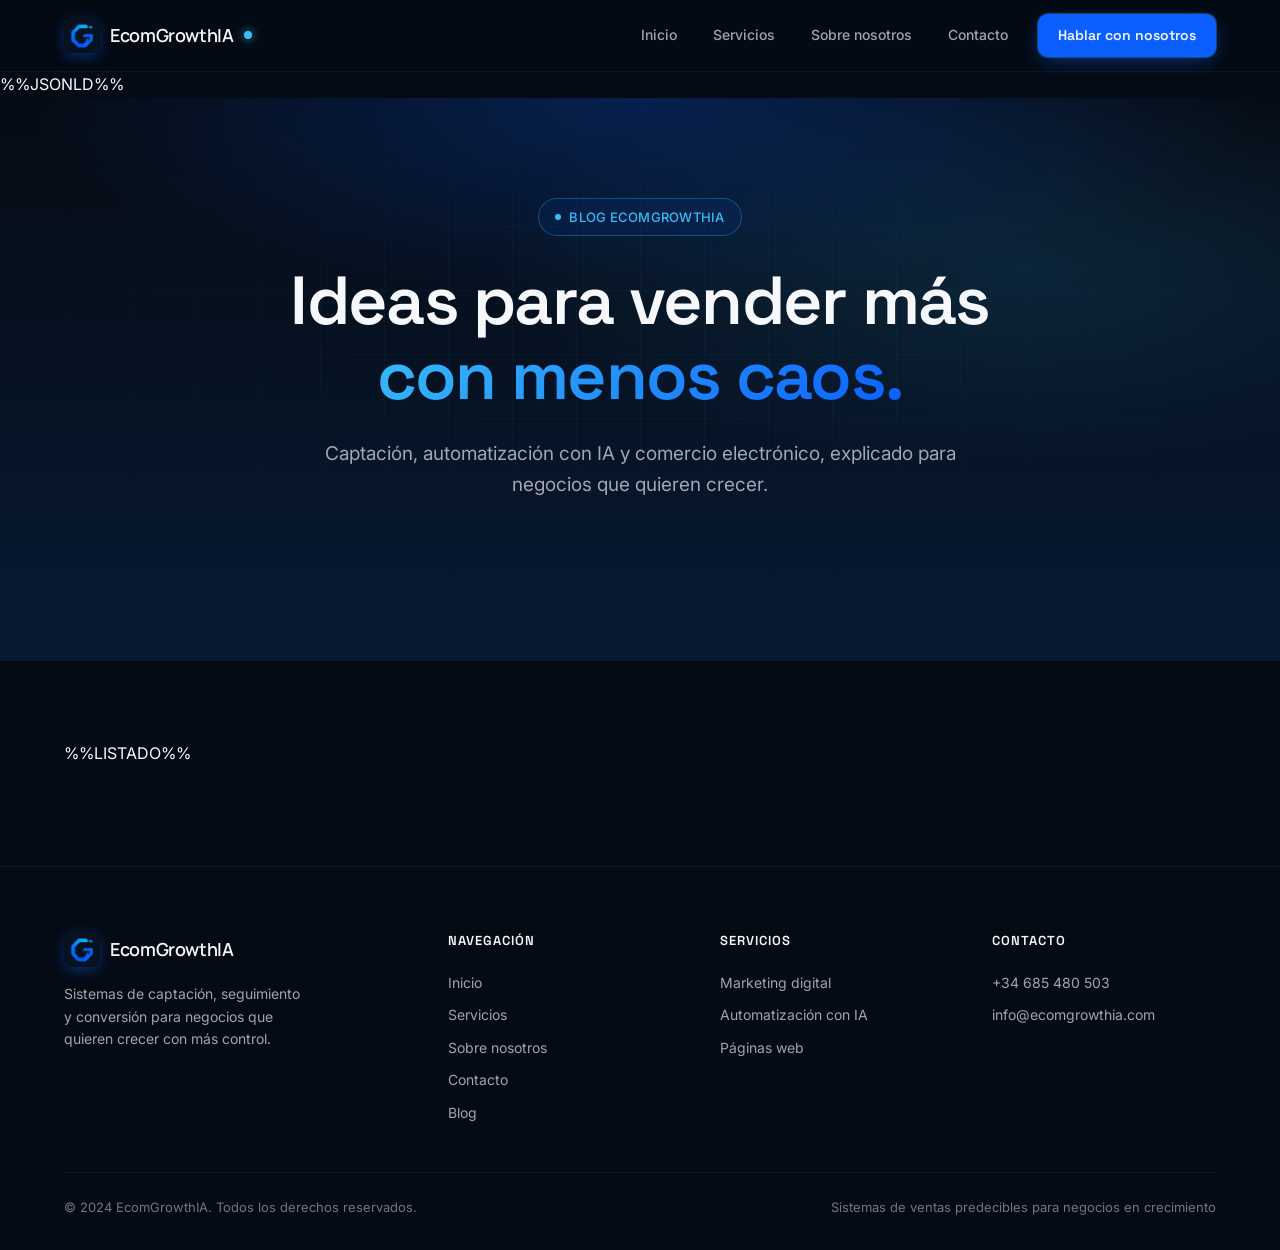
<file: _plantillas/blog-indice.html>
<!DOCTYPE html>
<html lang="es">
<head>
  <meta charset="UTF-8">
  <meta name="viewport" content="width=device-width, initial-scale=1.0">
  <link rel="icon" href="/wp-content/uploads/2026/05/cropped-logo_sin_fondo_recortado-32x32.png" sizes="32x32">
  <link rel="preconnect" href="https://fonts.googleapis.com">
  <link rel="preconnect" href="https://fonts.gstatic.com" crossorigin>
  <link href="https://fonts.googleapis.com/css2?family=Manrope:wght@600;700&amp;family=Space+Grotesk:wght@500;600;700&amp;family=Inter:wght@400;500;600&amp;display=swap" rel="stylesheet">
  <link rel="stylesheet" href="/assets/css/site.css">
  <title>%%TITLE_SEO%%</title>
  <meta name="description" content="%%META_DESC%%">
  <meta name="robots" content="%%ROBOTS%%">
  <meta name="author" content="EcomGrowthIA">
  <link rel="canonical" href="%%CANONICAL%%">
  <meta property="og:type" content="%%OG_TYPE%%">
  <meta property="og:title" content="%%OG_TITLE%%">
  <meta property="og:description" content="%%META_DESC%%">
  <meta property="og:url" content="%%CANONICAL%%">
  <meta property="og:image" content="%%OG_IMAGE%%">
  <meta property="og:locale" content="es_ES">
  <meta property="og:site_name" content="EcomGrowthIA">
  <meta name="twitter:card" content="summary_large_image">
  <meta name="twitter:title" content="%%OG_TITLE%%">
  <meta name="twitter:description" content="%%META_DESC%%">
  <meta name="twitter:image" content="%%OG_IMAGE%%">
%%JSONLD%%
  <style>
    .blog-lista { display: grid; grid-template-columns: repeat(auto-fill, minmax(300px, 1fr)); gap: 24px; }
    .blog-card { display: flex; flex-direction: column; background: var(--c-card); border: 1px solid var(--c-border); border-radius: var(--r-xl); overflow: hidden; text-decoration: none; transition: border-color .2s, background .2s; }
    .blog-card:hover { border-color: var(--c-accent); background: var(--c-card-hover); }
    .blog-card img { width: 100%; aspect-ratio: 1200 / 627; object-fit: cover; }
    .blog-card__cuerpo { padding: 24px; }
    .blog-card__fecha { color: var(--c-text-dim); font-size: 13px; }
    .blog-card__titulo { font-family: var(--f-head); color: var(--c-text); font-size: 20px; line-height: 1.3; margin: 8px 0 10px; }
    .blog-card__resumen { color: var(--c-text-muted); font-size: 15px; line-height: 1.6; margin: 0; }
    .blog-vacio { text-align: center; color: var(--c-text-muted); padding: 40px 0; }
  </style>
</head>
<body>
  <nav class="navbar" role="navigation" aria-label="Navegación principal">
    <div class="navbar__inner">
      <a href="/" class="navbar__logo" aria-label="EcomGrowthIA — Inicio">
        <img src="/wp-content/uploads/2026/05/cropped-logo_sin_fondo_recortado-192x192.png" alt="Logo EcomGrowthIA" width="36" height="36">
        EcomGrowthIA
        <span class="navbar__logo-dot" aria-hidden="true"></span>
      </a>
      <div class="navbar__nav" role="menubar">
        <a href="/" class="navbar__link" role="menuitem">Inicio</a>
        <a href="/servicios" class="navbar__link" role="menuitem">Servicios</a>
        <a href="/sobre-nosotros" class="navbar__link" role="menuitem">Sobre nosotros</a>
        <a href="/contacto" class="navbar__link" role="menuitem">Contacto</a>
        <a href="/contacto" class="navbar__cta">Hablar con nosotros</a>
      </div>
      <button class="navbar__hamburger" aria-label="Abrir menú" aria-expanded="false">
        <span></span><span></span><span></span>
      </button>
    </div>
  </nav>
  <main>
    <section class="hero" aria-labelledby="blog-titulo">
      <div class="container">
        <div class="hero__inner">
          <div class="eyebrow anim anim-1">Blog EcomGrowthIA</div>
          <h1 class="h1 anim anim-2" id="blog-titulo">Ideas para vender más<br><em>con menos caos.</em></h1>
          <p class="hero__sub anim anim-3">Captación, automatización con IA y comercio electrónico, explicado para negocios que quieren crecer.</p>
        </div>
      </div>
    </section>
    <section class="section">
      <div class="container">
%%LISTADO%%
      </div>
    </section>
  </main>
  <footer class="footer" role="contentinfo">
    <div class="container">
      <div class="footer__grid">
        <div class="footer__brand">
          <a href="/" class="navbar__logo">
            <img src="/wp-content/uploads/2026/05/cropped-logo_sin_fondo_recortado-192x192.png" alt="Logo EcomGrowthIA" width="32" height="32">
            EcomGrowthIA
          </a>
          <p class="footer__tagline mt-16">Sistemas de captación, seguimiento y conversión para negocios que quieren crecer con más control.</p>
        </div>
        <div>
          <p class="footer__col-title">Navegación</p>
          <nav class="footer__links" aria-label="Pie de página">
            <a href="/" class="footer__link">Inicio</a>
            <a href="/servicios" class="footer__link">Servicios</a>
            <a href="/sobre-nosotros" class="footer__link">Sobre nosotros</a>
            <a href="/contacto" class="footer__link">Contacto</a>
            <a href="/blog" class="footer__link">Blog</a>
          </nav>
        </div>
        <div>
          <p class="footer__col-title">Servicios</p>
          <nav class="footer__links" aria-label="Servicios">
            <a href="/servicios#marketing" class="footer__link">Marketing digital</a>
            <a href="/servicios#automatizacion" class="footer__link">Automatización con IA</a>
            <a href="/servicios#webs" class="footer__link">Páginas web</a>
          </nav>
        </div>
        <div>
          <p class="footer__col-title">Contacto</p>
          <div class="footer__links">
            <a href="tel:+34685480503" class="footer__link">+34 685 480 503</a>
            <a href="mailto:info@ecomgrowthia.com" class="footer__link">info@ecomgrowthia.com</a>
          </div>
        </div>
      </div>
      <div class="footer__bottom">
        <span>© 2024 EcomGrowthIA. Todos los derechos reservados.</span>
        <span>Sistemas de ventas predecibles para negocios en crecimiento</span>
      </div>
    </div>
  </footer>
  <script src="/assets/js/site.js" defer></script>
</body>
</html>
</file>
<file: assets/css/site.css>
/* ============================================================
   ECOMGROWTHIA — DESIGN SYSTEM GLOBAL
   Paleta, tipografías y componentes compartidos en todo el sitio
   ============================================================ */

/* === TOKENS === */
:root {
  --c-bg:          #050B14;
  --c-bg-2:        #071A33;
  --c-text:        #F6F8FC;
  --c-text-muted:  rgba(246,248,252,0.65);
  --c-text-dim:    rgba(246,248,252,0.45);
  --c-accent:      #38BDF8;
  --c-btn:         #0B5FFF;
  --c-error:       #ef4444;
  --c-border:      rgba(56,189,248,0.15);
  --c-border-dim:  rgba(56,189,248,0.08);
  --c-card:        rgba(7,26,51,0.5);
  --c-card-hover:  rgba(7,26,51,0.9);
  --f-head:        'Space Grotesk', sans-serif;
  --f-body:        'Inter', sans-serif;
  --f-logo:        'Manrope', sans-serif;
  --nav-h:         72px;
  --r-sm:          10px;
  --r-md:          14px;
  --r-lg:          16px;
  --r-xl:          20px;
  --shadow-btn:    0 10px 30px -8px rgba(11,95,255,0.6);
  --shadow-card:   0 20px 60px -20px rgba(0,0,0,0.5);
}

/* === RESET === */
*, *::before, *::after { box-sizing: border-box; margin: 0; padding: 0; }

html {
  scroll-behavior: smooth;
  -webkit-font-smoothing: antialiased;
  -moz-osx-font-smoothing: grayscale;
}

body {
  background: var(--c-bg);
  color: var(--c-text);
  font-family: var(--f-body);
  font-size: 16px;
  line-height: 1.6;
  overflow-x: hidden;
  padding-top: var(--nav-h);
}

a { color: inherit; text-decoration: none; }
img { display: block; max-width: 100%; }
ul, ol { list-style: none; }
button { cursor: pointer; font-family: inherit; }
input, textarea, select { font-family: inherit; }

/* === TYPOGRAPHY === */
h1, h2, h3, h4, h5, h6 {
  font-family: var(--f-head);
  font-weight: 600;
  letter-spacing: -0.025em;
  line-height: 1.1;
  color: var(--c-text);
}

/* === LAYOUT === */
.container {
  width: 100%;
  max-width: 1200px;
  margin: 0 auto;
  padding: 0 24px;
}

.section {
  padding: 80px 0 100px;
  position: relative;
}

.section--alt {
  background: linear-gradient(180deg, var(--c-bg) 0%, var(--c-bg-2) 50%, var(--c-bg) 100%);
}

.section--dark {
  background: linear-gradient(180deg, var(--c-bg-2) 0%, var(--c-bg) 100%);
}

.section-header {
  text-align: center;
  max-width: 760px;
  margin: 0 auto 64px;
}

.eyebrow {
  display: inline-flex;
  align-items: center;
  gap: 8px;
  padding: 8px 16px;
  border: 1px solid rgba(56,189,248,0.3);
  border-radius: 100px;
  background: rgba(11,95,255,0.08);
  color: var(--c-accent);
  font-size: 13px;
  font-weight: 500;
  letter-spacing: 0.02em;
  text-transform: uppercase;
  margin-bottom: 28px;
}

.eyebrow::before {
  content: '';
  width: 6px;
  height: 6px;
  border-radius: 50%;
  background: var(--c-accent);
  display: inline-block;
  animation: pulse 2s ease-in-out infinite;
}

@keyframes pulse {
  0%, 100% { opacity: 1; transform: scale(1); }
  50%       { opacity: 0.4; transform: scale(1.3); }
}

.h1 { font-size: clamp(36px, 6vw, 68px); margin-bottom: 24px; }
.h2 { font-size: clamp(28px, 4.5vw, 48px); margin-bottom: 20px; }
.h3 { font-size: clamp(20px, 2.5vw, 28px); margin-bottom: 12px; }

.h1 em, .h2 em {
  font-style: normal;
  background: linear-gradient(135deg, var(--c-accent) 0%, var(--c-btn) 100%);
  -webkit-background-clip: text;
  background-clip: text;
  -webkit-text-fill-color: transparent;
}

.section-sub {
  font-size: 17px;
  color: var(--c-text-muted);
  line-height: 1.65;
}

/* === DIVIDER === */
.divider {
  display: block;
  width: min(680px, 80%);
  height: 1px;
  margin: 0 auto;
  background: linear-gradient(90deg, transparent 0%, rgba(56,189,248,0) 10%, rgba(56,189,248,0.55) 50%, rgba(56,189,248,0) 90%, transparent 100%);
  border: 0;
}

/* ============================================================
   NAVBAR
   ============================================================ */
.navbar {
  position: fixed;
  top: 0; left: 0; right: 0;
  z-index: 1000;
  height: var(--nav-h);
  background: rgba(5,11,20,0.85);
  backdrop-filter: blur(16px);
  -webkit-backdrop-filter: blur(16px);
  border-bottom: 1px solid var(--c-border-dim);
  display: flex;
  align-items: center;
}

.navbar__inner {
  display: flex;
  align-items: center;
  justify-content: space-between;
  width: 100%;
  max-width: 1200px;
  margin: 0 auto;
  padding: 0 24px;
}

.navbar__logo {
  display: flex;
  align-items: center;
  gap: 10px;
  font-family: var(--f-logo);
  font-weight: 600;
  font-size: 18px;
  color: var(--c-text);
  letter-spacing: -0.02em;
  text-decoration: none;
}

.navbar__logo img {
  width: 36px;
  height: 36px;
  border-radius: 9px;
  object-fit: cover;
  box-shadow: 0 4px 14px -2px rgba(11,95,255,0.5);
}

.navbar__logo-dot {
  width: 8px;
  height: 8px;
  border-radius: 50%;
  background: var(--c-accent);
  box-shadow: 0 0 10px rgba(56,189,248,0.8);
}

.navbar__nav {
  display: flex;
  align-items: center;
  gap: 8px;
}

.navbar__link {
  padding: 8px 14px;
  font-size: 14px;
  font-weight: 500;
  color: var(--c-text-muted);
  border-radius: var(--r-sm);
  transition: color 0.2s, background 0.2s;
  text-decoration: none;
}

.navbar__link:hover,
.navbar__link.active {
  color: var(--c-text);
  background: rgba(56,189,248,0.08);
}

.navbar__cta {
  display: inline-flex;
  align-items: center;
  gap: 6px;
  padding: 10px 20px;
  background: var(--c-btn);
  color: var(--c-text);
  font-family: var(--f-head);
  font-weight: 600;
  font-size: 14px;
  border-radius: var(--r-sm);
  border: none;
  text-decoration: none;
  transition: all 0.3s ease;
  box-shadow: 0 0 0 1px rgba(56,189,248,0.3), 0 6px 20px -4px rgba(11,95,255,0.5);
  margin-left: 8px;
}

.navbar__cta:hover {
  transform: translateY(-1px);
  box-shadow: 0 0 0 1px rgba(56,189,248,0.5), 0 10px 28px -4px rgba(11,95,255,0.7);
}

/* Mobile nav */
.navbar__hamburger {
  display: none;
  flex-direction: column;
  gap: 5px;
  background: none;
  border: none;
  padding: 4px;
  cursor: pointer;
  z-index: 1001;
}

.navbar__hamburger span {
  display: block;
  width: 24px;
  height: 2px;
  background: var(--c-text);
  border-radius: 2px;
  transition: all 0.3s ease;
}

.navbar__hamburger.open span:nth-child(1) { transform: translateY(7px) rotate(45deg); }
.navbar__hamburger.open span:nth-child(2) { opacity: 0; }
.navbar__hamburger.open span:nth-child(3) { transform: translateY(-7px) rotate(-45deg); }

.navbar__mobile {
  display: none;
  position: fixed;
  top: var(--nav-h);
  left: 0; right: 0;
  background: rgba(5,11,20,0.98);
  backdrop-filter: blur(20px);
  border-bottom: 1px solid var(--c-border-dim);
  padding: 20px 24px 32px;
  flex-direction: column;
  gap: 4px;
  z-index: 999;
}

.navbar__mobile.open { display: flex; }

.navbar__mobile .navbar__link {
  padding: 14px 16px;
  font-size: 16px;
  border-radius: var(--r-md);
}

.navbar__mobile .navbar__cta {
  margin-left: 0;
  margin-top: 8px;
  justify-content: center;
  padding: 14px 20px;
  font-size: 15px;
}

/* ============================================================
   HERO SECTIONS
   ============================================================ */
.hero {
  padding: 100px 0 120px;
  text-align: center;
  position: relative;
  overflow: hidden;
  background:
    radial-gradient(ellipse 80% 60% at 50% 0%, rgba(11,95,255,0.25), transparent 60%),
    radial-gradient(ellipse 60% 50% at 80% 30%, rgba(56,189,248,0.12), transparent 70%),
    linear-gradient(180deg, var(--c-bg) 0%, var(--c-bg-2) 100%);
}

.hero::before {
  content: '';
  position: absolute;
  inset: 0;
  background-image:
    linear-gradient(rgba(56,189,248,0.04) 1px, transparent 1px),
    linear-gradient(90deg, rgba(56,189,248,0.04) 1px, transparent 1px);
  background-size: 64px 64px;
  mask-image: radial-gradient(ellipse 70% 60% at 50% 40%, black 30%, transparent 80%);
  -webkit-mask-image: radial-gradient(ellipse 70% 60% at 50% 40%, black 30%, transparent 80%);
  pointer-events: none;
}

.hero__inner {
  position: relative;
  z-index: 2;
  max-width: 900px;
  margin: 0 auto;
}

.hero__sub {
  font-size: clamp(16px, 2vw, 19px);
  color: var(--c-text-muted);
  max-width: 680px;
  margin: 0 auto 40px;
  line-height: 1.65;
}

/* ============================================================
   BUTTONS
   ============================================================ */
.btn {
  display: inline-flex;
  align-items: center;
  justify-content: center;
  gap: 10px;
  padding: 16px 32px;
  font-family: var(--f-head);
  font-weight: 600;
  font-size: 15px;
  border-radius: var(--r-md);
  border: none;
  cursor: pointer;
  transition: all 0.3s cubic-bezier(0.4, 0, 0.2, 1);
  text-decoration: none;
}

.btn--primary {
  background: var(--c-btn);
  color: var(--c-text);
  box-shadow: 0 0 0 1px rgba(56,189,248,0.3), var(--shadow-btn), inset 0 1px 0 rgba(255,255,255,0.15);
}

.btn--primary:hover {
  transform: translateY(-2px);
  box-shadow: 0 0 0 1px rgba(56,189,248,0.5), 0 16px 40px -8px rgba(11,95,255,0.8), inset 0 1px 0 rgba(255,255,255,0.2);
}

.btn--primary svg { transition: transform 0.3s ease; }
.btn--primary:hover svg { transform: translateX(4px); }

.btn--ghost {
  background: transparent;
  color: var(--c-text);
  border: 1px solid var(--c-border);
}

.btn--ghost:hover {
  background: rgba(56,189,248,0.06);
  border-color: rgba(56,189,248,0.3);
}

.btn--accent {
  background: var(--c-accent);
  color: var(--c-bg);
  font-weight: 700;
}

.btn--accent:hover {
  transform: translateY(-2px);
  box-shadow: 0 12px 32px -8px rgba(56,189,248,0.6);
}

.btn--lg { padding: 18px 40px; font-size: 16px; }
.btn--full { width: 100%; }

.btn-group {
  display: flex;
  flex-wrap: wrap;
  gap: 12px;
  justify-content: center;
  align-items: center;
}

/* ============================================================
   CARDS
   ============================================================ */
.card {
  padding: 28px;
  background: var(--c-card);
  border: 1px solid var(--c-border-dim);
  border-radius: var(--r-lg);
  position: relative;
  overflow: hidden;
  transition: border-color 0.3s ease, transform 0.3s ease;
}

.card:hover {
  border-color: rgba(56,189,248,0.25);
  transform: translateY(-3px);
}

/* Spotlight border effect */
.card--spotlight::after {
  content: '';
  position: absolute;
  inset: 0;
  pointer-events: none;
  border-radius: inherit;
  padding: 1px;
  background: radial-gradient(
    300px circle at var(--mx, -300px) var(--my, -300px),
    rgba(56,189,248,0.6),
    rgba(56,189,248,0.6) 35%,
    rgba(56,189,248,0.39) 55%,
    transparent 75%
  );
  -webkit-mask: linear-gradient(#000 0 0) content-box, linear-gradient(#000 0 0);
  mask: linear-gradient(#000 0 0) content-box, linear-gradient(#000 0 0);
  -webkit-mask-composite: xor;
  mask-composite: exclude;
  opacity: var(--spotlight, 0);
  transition: opacity 0.5s ease;
}

@media not all and (hover: hover) {
  .card--spotlight::after { display: none; }
}

.card--featured {
  border-color: rgba(56,189,248,0.5);
  background: linear-gradient(180deg, rgba(11,95,255,0.12), var(--c-card));
  box-shadow: 0 20px 60px -20px rgba(11,95,255,0.4);
}

.card__icon {
  width: 44px;
  height: 44px;
  border-radius: var(--r-md);
  background: linear-gradient(135deg, rgba(11,95,255,0.2), rgba(56,189,248,0.1));
  border: 1px solid rgba(56,189,248,0.25);
  display: flex;
  align-items: center;
  justify-content: center;
  color: var(--c-accent);
  margin-bottom: 18px;
}

.card__title {
  font-family: var(--f-head);
  font-size: 18px;
  font-weight: 600;
  color: var(--c-text);
  margin-bottom: 8px;
}

.card__desc {
  font-size: 14px;
  color: var(--c-text-muted);
  line-height: 1.55;
}

/* ============================================================
   PAIN GRID
   ============================================================ */
.pain-grid {
  display: grid;
  grid-template-columns: repeat(auto-fit, minmax(280px, 1fr));
  gap: 16px;
  max-width: 900px;
  margin: 0 auto;
}

.pain-item {
  display: flex;
  align-items: flex-start;
  gap: 14px;
  padding: 20px 22px;
  background: rgba(7,26,51,0.6);
  border: 1px solid rgba(56,189,248,0.1);
  border-radius: var(--r-md);
  transition: all 0.3s ease;
}

.pain-item:hover {
  border-color: rgba(56,189,248,0.3);
  background: var(--c-card-hover);
  transform: translateY(-2px);
}

.pain-icon {
  flex-shrink: 0;
  width: 24px;
  height: 24px;
  border-radius: 50%;
  background: rgba(239,68,68,0.15);
  color: var(--c-error);
  display: flex;
  align-items: center;
  justify-content: center;
  font-weight: 600;
  font-size: 13px;
  margin-top: 2px;
}

.pain-text {
  color: rgba(246,248,252,0.85);
  font-size: 15px;
  line-height: 1.5;
}

/* ============================================================
   STEPS (HOW IT WORKS)
   ============================================================ */
.steps-grid {
  display: grid;
  grid-template-columns: repeat(auto-fit, minmax(220px, 1fr));
  gap: 20px;
  margin-top: 56px;
}

.step-card {
  padding: 28px 24px;
  background: rgba(11,95,255,0.05);
  border: 1px solid rgba(56,189,248,0.2);
  border-radius: var(--r-lg);
  transition: all 0.3s ease;
}

.step-card:hover {
  background: rgba(11,95,255,0.12);
  border-color: rgba(56,189,248,0.5);
  transform: translateY(-4px);
}

.step-num {
  font-family: var(--f-head);
  font-size: 12px;
  font-weight: 600;
  color: var(--c-accent);
  letter-spacing: 0.1em;
  text-transform: uppercase;
  margin-bottom: 14px;
  display: block;
}

.step-title {
  font-family: var(--f-head);
  font-size: 18px;
  font-weight: 600;
  color: var(--c-text);
  margin-bottom: 8px;
}

.step-desc {
  font-size: 14px;
  color: var(--c-text-muted);
  line-height: 1.55;
}

/* ============================================================
   BEFORE / AFTER TABLE
   ============================================================ */
.ba-table {
  max-width: 860px;
  margin: 0 auto;
  border-radius: 18px;
  overflow: hidden;
  border: 1px solid var(--c-border);
  background: rgba(7,26,51,0.4);
}

.ba-row {
  display: grid;
  grid-template-columns: 1fr 1fr;
  border-bottom: 1px solid rgba(56,189,248,0.1);
}

.ba-row:last-child { border-bottom: none; }

.ba-row--header { background: rgba(11,95,255,0.1); }

.ba-cell {
  padding: 18px 22px;
  font-size: 15px;
  color: rgba(246,248,252,0.85);
  display: flex;
  align-items: center;
  gap: 10px;
}

.ba-cell--label {
  font-family: var(--f-head);
  font-weight: 600;
  font-size: 12px;
  text-transform: uppercase;
  letter-spacing: 0.08em;
  color: var(--c-accent);
}

.ba-cell--before {
  color: rgba(246,248,252,0.45);
  text-decoration: line-through;
  text-decoration-color: rgba(239,68,68,0.4);
}

.ba-cell--after {
  background: rgba(11,95,255,0.05);
  color: var(--c-text);
  font-weight: 500;
}

/* ============================================================
   SERVICE CARDS
   ============================================================ */
.services-grid {
  display: grid;
  grid-template-columns: repeat(auto-fit, minmax(300px, 1fr));
  gap: 24px;
}

.service-card {
  padding: 36px 32px;
  background: var(--c-card);
  border: 1px solid var(--c-border);
  border-radius: var(--r-xl);
  position: relative;
  transition: all 0.3s ease;
  display: flex;
  flex-direction: column;
}

.service-card:hover { transform: translateY(-4px); }

.service-card--featured {
  border-color: rgba(56,189,248,0.5);
  background: linear-gradient(180deg, rgba(11,95,255,0.12), var(--c-card));
  box-shadow: 0 20px 60px -20px rgba(11,95,255,0.4);
}

.service-badge {
  position: absolute;
  top: -12px;
  right: 24px;
  padding: 5px 14px;
  background: var(--c-accent);
  color: var(--c-bg);
  font-family: var(--f-head);
  font-size: 11px;
  font-weight: 700;
  border-radius: 100px;
  text-transform: uppercase;
  letter-spacing: 0.05em;
}

.service-card__name {
  font-family: var(--f-head);
  font-size: 22px;
  font-weight: 600;
  color: var(--c-text);
  margin-bottom: 8px;
}

.service-card__tagline {
  font-size: 14px;
  color: var(--c-accent);
  margin-bottom: 20px;
  font-weight: 500;
}

.service-card__desc {
  font-size: 15px;
  color: var(--c-text-muted);
  line-height: 1.6;
  margin-bottom: 24px;
}

.service-card__price {
  font-family: var(--f-head);
  font-size: 28px;
  font-weight: 700;
  background: linear-gradient(135deg, var(--c-accent) 0%, var(--c-btn) 100%);
  -webkit-background-clip: text;
  background-clip: text;
  -webkit-text-fill-color: transparent;
  margin-bottom: 4px;
}

.service-card__price-sub {
  font-size: 13px;
  color: var(--c-text-dim);
  margin-bottom: 20px;
}

.feature-list {
  margin-bottom: 28px;
}

.feature-list li {
  padding: 10px 0;
  color: rgba(246,248,252,0.85);
  font-size: 15px;
  display: flex;
  align-items: center;
  gap: 10px;
  border-bottom: 1px solid rgba(56,189,248,0.08);
}

.feature-list li:last-child { border-bottom: none; }

.check {
  flex-shrink: 0;
  width: 20px;
  height: 20px;
  border-radius: 50%;
  background: rgba(56,189,248,0.15);
  color: var(--c-accent);
  display: flex;
  align-items: center;
  justify-content: center;
  font-size: 11px;
}

.service-card .btn { margin-top: auto; }

/* ============================================================
   METRICS
   ============================================================ */
.metrics-grid {
  display: grid;
  grid-template-columns: repeat(auto-fit, minmax(200px, 1fr));
  gap: 20px;
  margin-bottom: 56px;
}

.metric {
  text-align: center;
  padding: 32px 20px;
  background: var(--c-card);
  border: 1px solid var(--c-border);
  border-radius: var(--r-lg);
}

.metric__num {
  font-family: var(--f-head);
  font-size: clamp(36px, 4.5vw, 52px);
  font-weight: 700;
  background: linear-gradient(135deg, var(--c-accent) 0%, var(--c-btn) 100%);
  -webkit-background-clip: text;
  background-clip: text;
  -webkit-text-fill-color: transparent;
  line-height: 1;
  margin-bottom: 8px;
}

.metric__label {
  font-size: 14px;
  color: var(--c-text-muted);
}

/* ============================================================
   CTA SECTION
   ============================================================ */
.cta-section {
  background:
    radial-gradient(ellipse 80% 60% at 50% 0%, rgba(11,95,255,0.3), transparent 60%),
    linear-gradient(180deg, var(--c-bg-2) 0%, var(--c-bg) 100%);
  position: relative;
  overflow: hidden;
  text-align: center;
}

.cta-section::before {
  content: '';
  position: absolute;
  inset: 0;
  background-image:
    linear-gradient(rgba(56,189,248,0.04) 1px, transparent 1px),
    linear-gradient(90deg, rgba(56,189,248,0.04) 1px, transparent 1px);
  background-size: 48px 48px;
  mask-image: radial-gradient(ellipse 60% 50% at 50% 50%, black, transparent 80%);
  -webkit-mask-image: radial-gradient(ellipse 60% 50% at 50% 50%, black, transparent 80%);
  pointer-events: none;
}

.cta-section__inner {
  position: relative;
  z-index: 2;
  max-width: 640px;
  margin: 0 auto;
}

.cta-section__sub {
  font-size: 17px;
  color: rgba(246,248,252,0.7);
  margin-bottom: 40px;
  line-height: 1.6;
}

/* ============================================================
   FORMS
   ============================================================ */
.form-card {
  background: rgba(7,26,51,0.6);
  backdrop-filter: blur(20px);
  -webkit-backdrop-filter: blur(20px);
  border: 1px solid rgba(56,189,248,0.2);
  border-radius: var(--r-xl);
  padding: 40px;
  box-shadow: 0 30px 80px -20px rgba(0,0,0,0.6);
}

.form-title {
  font-family: var(--f-head);
  font-size: 22px;
  font-weight: 600;
  color: var(--c-text);
  margin-bottom: 8px;
  text-align: center;
}

.form-sub {
  text-align: center;
  font-size: 14px;
  color: var(--c-text-muted);
  margin-bottom: 32px;
}

.field { margin-bottom: 20px; }

.field-row {
  display: grid;
  grid-template-columns: 1fr 1fr;
  gap: 16px;
}

label {
  display: block;
  font-family: var(--f-head);
  font-size: 13px;
  font-weight: 500;
  color: rgba(246,248,252,0.8);
  margin-bottom: 8px;
  letter-spacing: 0.02em;
}

input,
textarea,
select {
  width: 100%;
  padding: 14px 16px;
  background: rgba(5,11,20,0.6);
  border: 1px solid rgba(56,189,248,0.2);
  border-radius: var(--r-sm);
  color: var(--c-text);
  font-size: 15px;
  transition: all 0.2s ease;
  outline: none;
  -webkit-appearance: none;
}

input:focus,
textarea:focus,
select:focus {
  border-color: var(--c-accent);
  background: rgba(5,11,20,0.9);
  box-shadow: 0 0 0 3px rgba(56,189,248,0.15);
}

input::placeholder,
textarea::placeholder {
  color: rgba(246,248,252,0.3);
}

textarea {
  min-height: 120px;
  resize: vertical;
}

select {
  background-image: url("data:image/svg+xml,%3Csvg xmlns='http://www.w3.org/2000/svg' width='12' height='8' viewBox='0 0 12 8' fill='none'%3E%3Cpath d='M1 1.5L6 6.5L11 1.5' stroke='%2338BDF8' stroke-width='1.5' stroke-linecap='round'/%3E%3C/svg%3E");
  background-repeat: no-repeat;
  background-position: right 16px center;
  padding-right: 40px;
  cursor: pointer;
}

.form-disclaimer {
  text-align: center;
  font-size: 12px;
  color: var(--c-text-dim);
  margin-top: 16px;
  line-height: 1.5;
}

/* ============================================================
   OBJECTIONS (SÍ / NO)
   ============================================================ */
.obj-grid {
  display: grid;
  grid-template-columns: 1fr 1fr;
  gap: 28px;
  max-width: 860px;
  margin: 0 auto;
}

.obj-col {
  padding: 32px;
  border-radius: 18px;
}

.obj-col--no {
  background: rgba(239,68,68,0.05);
  border: 1px solid rgba(239,68,68,0.15);
}

.obj-col--yes {
  background: rgba(11,95,255,0.08);
  border: 1px solid rgba(56,189,248,0.3);
}

.obj-title {
  font-family: var(--f-head);
  font-size: 13px;
  font-weight: 600;
  text-transform: uppercase;
  letter-spacing: 0.08em;
  margin-bottom: 20px;
}

.obj-col--no .obj-title { color: var(--c-error); }
.obj-col--yes .obj-title { color: var(--c-accent); }

.obj-list li {
  padding: 10px 0;
  color: rgba(246,248,252,0.85);
  font-size: 15px;
  display: flex;
  align-items: flex-start;
  gap: 10px;
  border-bottom: 1px solid rgba(56,189,248,0.06);
}

.obj-list li:last-child { border-bottom: none; }

.obj-list li::before {
  content: '';
  flex-shrink: 0;
  width: 18px;
  height: 18px;
  border-radius: 50%;
  margin-top: 4px;
  display: inline-block;
}

.obj-col--no .obj-list li::before {
  background: rgba(239,68,68,0.2);
  border: 1px solid rgba(239,68,68,0.4);
}

.obj-col--yes .obj-list li::before {
  background: var(--c-accent);
}

/* ============================================================
   PILLARS / METHODOLOGY
   ============================================================ */
.pillars-grid {
  display: grid;
  grid-template-columns: repeat(auto-fit, minmax(200px, 1fr));
  gap: 20px;
  margin-top: 48px;
}

.pillar {
  text-align: center;
  padding: 32px 24px;
  background: rgba(11,95,255,0.05);
  border: 1px solid rgba(56,189,248,0.15);
  border-radius: var(--r-lg);
  transition: all 0.3s ease;
}

.pillar:hover {
  background: rgba(11,95,255,0.1);
  border-color: rgba(56,189,248,0.4);
  transform: translateY(-4px);
}

.pillar__num {
  font-family: var(--f-head);
  font-size: 40px;
  font-weight: 700;
  background: linear-gradient(135deg, var(--c-accent) 0%, var(--c-btn) 100%);
  -webkit-background-clip: text;
  background-clip: text;
  -webkit-text-fill-color: transparent;
  line-height: 1;
  margin-bottom: 12px;
}

.pillar__title {
  font-family: var(--f-head);
  font-size: 17px;
  font-weight: 600;
  color: var(--c-text);
  margin-bottom: 8px;
}

.pillar__desc {
  font-size: 14px;
  color: var(--c-text-muted);
  line-height: 1.5;
}

/* ============================================================
   PAYMENT OPTIONS BLOCK (Checkout)
   ============================================================ */
.payment-methods {
  display: flex;
  gap: 12px;
  flex-wrap: wrap;
  margin-top: 12px;
}

.payment-badge {
  display: inline-flex;
  align-items: center;
  gap: 8px;
  padding: 10px 16px;
  background: rgba(7,26,51,0.8);
  border: 1px solid rgba(56,189,248,0.2);
  border-radius: var(--r-sm);
  font-size: 14px;
  font-weight: 500;
  color: var(--c-text);
  cursor: pointer;
  transition: all 0.2s ease;
}

.payment-badge:hover,
.payment-badge.selected {
  border-color: var(--c-accent);
  background: rgba(56,189,248,0.08);
}

.payment-badge input[type="radio"] {
  width: 16px;
  height: 16px;
  border-radius: 50%;
  cursor: pointer;
  accent-color: var(--c-accent);
}

.checkout-summary {
  background: var(--c-card);
  border: 1px solid var(--c-border);
  border-radius: var(--r-xl);
  padding: 32px;
  position: sticky;
  top: calc(var(--nav-h) + 24px);
}

.summary-line {
  display: flex;
  justify-content: space-between;
  align-items: baseline;
  padding: 12px 0;
  border-bottom: 1px solid var(--c-border-dim);
}

.summary-line:last-of-type { border-bottom: none; }

.summary-label { font-size: 14px; color: var(--c-text-muted); }
.summary-value { font-family: var(--f-head); font-weight: 600; color: var(--c-text); }
.summary-value--accent { color: var(--c-accent); }

.summary-total {
  margin-top: 16px;
  padding-top: 16px;
  border-top: 1px solid var(--c-border);
  display: flex;
  justify-content: space-between;
  align-items: center;
}

.summary-total-label {
  font-family: var(--f-head);
  font-size: 16px;
  font-weight: 600;
  color: var(--c-text);
}

.summary-total-value {
  font-family: var(--f-head);
  font-size: 24px;
  font-weight: 700;
  background: linear-gradient(135deg, var(--c-accent) 0%, var(--c-btn) 100%);
  -webkit-background-clip: text;
  background-clip: text;
  -webkit-text-fill-color: transparent;
}

/* ============================================================
   CONTACT INFO
   ============================================================ */
.contact-info {
  background: rgba(7,26,51,0.5);
  border: 1px solid var(--c-border);
  border-radius: var(--r-xl);
  padding: 32px;
}

.contact-info-item {
  display: flex;
  align-items: center;
  gap: 16px;
  padding: 16px 0;
  border-bottom: 1px solid var(--c-border-dim);
}

.contact-info-item:last-child { border-bottom: none; }

.contact-info-icon {
  width: 44px;
  height: 44px;
  border-radius: var(--r-md);
  background: rgba(11,95,255,0.15);
  border: 1px solid rgba(56,189,248,0.2);
  display: flex;
  align-items: center;
  justify-content: center;
  color: var(--c-accent);
  flex-shrink: 0;
}

.contact-info-label {
  font-size: 12px;
  color: var(--c-text-dim);
  text-transform: uppercase;
  letter-spacing: 0.06em;
  margin-bottom: 3px;
  font-family: var(--f-head);
}

.contact-info-value {
  font-size: 15px;
  font-weight: 500;
  color: var(--c-text);
}

.contact-info-value a {
  color: var(--c-accent);
  text-decoration: none;
  transition: opacity 0.2s;
}

.contact-info-value a:hover { opacity: 0.8; }

/* ============================================================
   FOOTER
   ============================================================ */
.footer {
  background: var(--c-bg);
  border-top: 1px solid rgba(56,189,248,0.1);
  padding: 64px 0 32px;
}

.footer__grid {
  display: grid;
  grid-template-columns: 1.5fr 1fr 1fr 1fr;
  gap: 48px;
  margin-bottom: 48px;
}

.footer__brand .navbar__logo {
  margin-bottom: 16px;
}

.footer__tagline {
  font-size: 14px;
  color: var(--c-text-muted);
  line-height: 1.6;
  max-width: 240px;
}

.footer__col-title {
  font-family: var(--f-head);
  font-size: 13px;
  font-weight: 600;
  color: var(--c-text);
  text-transform: uppercase;
  letter-spacing: 0.08em;
  margin-bottom: 20px;
}

.footer__links {
  display: flex;
  flex-direction: column;
  gap: 10px;
}

.footer__link {
  font-size: 14px;
  color: var(--c-text-muted);
  text-decoration: none;
  transition: color 0.2s;
}

.footer__link:hover { color: var(--c-accent); }

.footer__bottom {
  padding-top: 24px;
  border-top: 1px solid rgba(56,189,248,0.08);
  display: flex;
  justify-content: space-between;
  align-items: center;
  flex-wrap: wrap;
  gap: 16px;
  font-size: 13px;
  color: var(--c-text-dim);
}

/* ============================================================
   ANIMATIONS
   ============================================================ */
@keyframes fadeUp {
  from { opacity: 0; transform: translateY(20px); }
  to   { opacity: 1; transform: translateY(0); }
}

.anim { animation: fadeUp 0.8s ease-out backwards; }
.anim-1 { animation-delay: 0.1s; }
.anim-2 { animation-delay: 0.2s; }
.anim-3 { animation-delay: 0.3s; }
.anim-4 { animation-delay: 0.4s; }
.anim-5 { animation-delay: 0.5s; }

.reveal {
  opacity: 0;
  transform: translateY(20px);
  transition: opacity 0.6s ease, transform 0.6s ease;
}

.reveal.visible {
  opacity: 1;
  transform: none;
}

/* ============================================================
   UTILITIES
   ============================================================ */
.text-accent  { color: var(--c-accent); }
.text-muted   { color: var(--c-text-muted); }
.text-center  { text-align: center; }
.text-sm      { font-size: 13px; }
.text-xs      { font-size: 12px; }
.mt-8         { margin-top: 8px; }
.mt-16        { margin-top: 16px; }
.mt-24        { margin-top: 24px; }
.mt-40        { margin-top: 40px; }
.mt-56        { margin-top: 56px; }
.mb-8         { margin-bottom: 8px; }
.mb-16        { margin-bottom: 16px; }
.mb-24        { margin-bottom: 24px; }
.mb-40        { margin-bottom: 40px; }
.strong-phrase {
  text-align: center;
  font-family: var(--f-head);
  font-size: clamp(20px, 3vw, 28px);
  font-weight: 500;
  color: var(--c-text);
  max-width: 700px;
  margin: 56px auto 0;
  line-height: 1.35;
}

.strong-phrase strong { color: var(--c-accent); }

/* ============================================================
   PHONE FIELD WITH COUNTRY PREFIX
   ============================================================ */
.phone-group {
  display: flex;
  gap: 0;
  border: 1px solid rgba(56,189,248,0.2);
  border-radius: var(--r-sm);
  overflow: hidden;
  transition: box-shadow 0.2s ease, border-color 0.2s ease;
}

.phone-group:focus-within {
  border-color: var(--c-accent);
  box-shadow: 0 0 0 3px rgba(56,189,248,0.15);
}

.phone-group select {
  border: none;
  border-right: 1px solid rgba(56,189,248,0.2);
  border-radius: 0;
  padding: 14px 10px 14px 14px;
  background: rgba(5,11,20,0.8);
  color: var(--c-text);
  font-size: 14px;
  width: 90px;
  box-shadow: none;
  outline: none;
  flex-shrink: 0;
  background-image: url("data:image/svg+xml,%3Csvg xmlns='http://www.w3.org/2000/svg' width='10' height='6' viewBox='0 0 10 6' fill='none'%3E%3Cpath d='M1 1L5 5L9 1' stroke='%2338BDF8' stroke-width='1.5' stroke-linecap='round'/%3E%3C/svg%3E");
  background-repeat: no-repeat;
  background-position: right 8px center;
  padding-right: 26px;
}

.phone-group select:focus {
  background-color: rgba(5,11,20,0.95);
  box-shadow: none;
}

.phone-group input[type="tel"] {
  border: none;
  border-radius: 0;
  flex: 1;
  min-width: 0;
  box-shadow: none;
  outline: none;
}

.phone-group input[type="tel"]:focus {
  box-shadow: none;
  border-color: transparent;
}

/* === FORM VALIDATION === */
.field-error {
  display: none;
  font-size: 12px;
  color: var(--c-error);
  margin-top: 6px;
  align-items: center;
  gap: 5px;
}

.field-error.visible { display: flex; }

.field--invalid input,
.field--invalid textarea,
.field--invalid select,
.field--invalid .phone-group {
  border-color: rgba(239,68,68,0.6) !important;
  box-shadow: 0 0 0 3px rgba(239,68,68,0.1) !important;
}

/* ============================================================
   RESPONSIVE
   ============================================================ */
@media (max-width: 1024px) {
  .footer__grid { grid-template-columns: 1fr 1fr; }
}

@media (max-width: 768px) {
  body { --nav-h: 64px; }
  .section { padding: 60px 0 72px; }
  .hero { padding: 72px 0 88px; }
  .section-header { margin-bottom: 44px; }
  .navbar__nav, .navbar__cta { display: none; }
  .navbar__hamburger { display: flex; }
  .obj-grid { grid-template-columns: 1fr; }
  .field-row { grid-template-columns: 1fr; }
  .footer__grid { grid-template-columns: 1fr; gap: 32px; }
  .footer__bottom { flex-direction: column; text-align: center; }
  .form-card { padding: 28px 20px; }
  .checkout-summary { position: static; }
}

@media (max-width: 480px) {
  .btn-group { flex-direction: column; align-items: stretch; }
  .btn-group .btn { text-align: center; }
  .services-grid { grid-template-columns: 1fr; }
}
</file>
